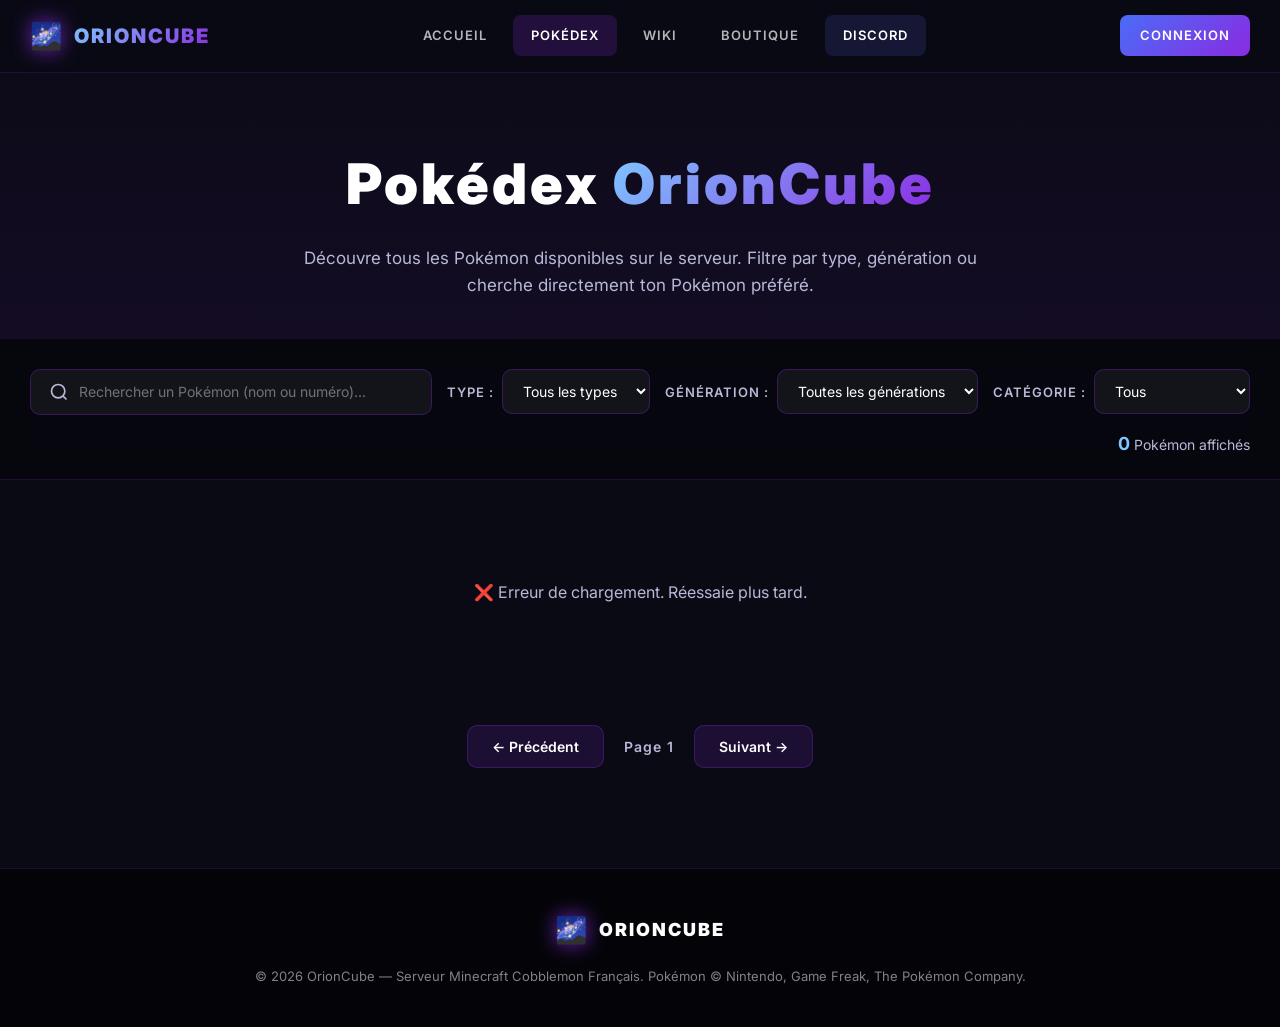
<file: pokedex.html>
<!DOCTYPE html>
<html lang="fr">
<head>
  <meta charset="UTF-8" />
  <meta name="viewport" content="width=device-width, initial-scale=1.0" />
  <title>Pokédex — OrionCube</title>
  <meta name="description" content="Pokédex complet d'OrionCube : tous les Pokémon, leurs types, stats et évolutions." />
  <link rel="stylesheet" href="pokedex.css" />
  <link rel="preconnect" href="https://fonts.googleapis.com">
  <link rel="preconnect" href="https://fonts.gstatic.com" crossorigin>
  <link href="https://fonts.googleapis.com/css2?family=Inter:wght@300;400;600;700;900&display=swap" rel="stylesheet">
</head>
<body>

  <!-- ============================================ -->
  <!-- NAVBAR                                        -->
  <!-- ============================================ -->
  <header class="navbar">
    <div class="navbar-container">
      <a href="index.html" class="navbar-logo">
        <span class="logo-icon">🌌</span>
        <span class="logo-text">ORIONCUBE</span>
      </a>

      <nav class="navbar-menu">
        <a href="index.html" class="nav-link">Accueil</a>
        <a href="pokedex.html" class="nav-link active">Pokédex</a>
        <a href="wiki.html" class="nav-link">Wiki</a>
        <a href="index.html#boutique" class="nav-link">Boutique</a>
        <a href="https://discord.gg/vt4hqCUpUf" target="_blank" class="nav-link discord">Discord</a>
      </nav>

      <a href="#" class="navbar-login">Connexion</a>
    </div>
  </header>

  <!-- ============================================ -->
  <!-- POKÉDEX HEADER                                -->
  <!-- ============================================ -->
  <section class="pokedex-header">
    <div class="pokedex-header-content">
      <h1>Pokédex <span class="accent">OrionCube</span></h1>
      <p>Découvre tous les Pokémon disponibles sur le serveur. Filtre par type, génération ou cherche directement ton Pokémon préféré.</p>
    </div>
  </section>

  <!-- ============================================ -->
  <!-- FILTRES                                       -->
  <!-- ============================================ -->
  <section class="pokedex-filters">
    <div class="filters-container">

      <!-- Recherche -->
      <div class="search-box">
        <svg viewBox="0 0 24 24" fill="none" stroke="currentColor" stroke-width="2"><circle cx="11" cy="11" r="8"/><line x1="21" y1="21" x2="16.65" y2="16.65"/></svg>
        <input type="text" id="search-input" placeholder="Rechercher un Pokémon (nom ou numéro)..." />
      </div>

      <!-- Filtres -->
      <div class="filter-group">
        <label>Type :</label>
        <select id="filter-type">
          <option value="all">Tous les types</option>
          <option value="fire">🔥 Feu</option>
          <option value="water">💧 Eau</option>
          <option value="grass">🌿 Plante</option>
          <option value="electric">⚡ Électrik</option>
          <option value="psychic">🔮 Psy</option>
          <option value="dragon">🐉 Dragon</option>
          <option value="dark">🌑 Ténèbres</option>
          <option value="fairy">✨ Fée</option>
          <option value="steel">⚙️ Acier</option>
          <option value="fighting">🥊 Combat</option>
          <option value="poison">☠️ Poison</option>
          <option value="ground">🏜️ Sol</option>
          <option value="rock">🪨 Roche</option>
          <option value="bug">🐛 Insecte</option>
          <option value="ghost">👻 Spectre</option>
          <option value="ice">❄️ Glace</option>
          <option value="flying">🕊️ Vol</option>
          <option value="normal">⭐ Normal</option>
        </select>
      </div>

      <div class="filter-group">
        <label>Génération :</label>
        <select id="filter-gen">
          <option value="all">Toutes les générations</option>
          <option value="1">Gén 1 (Kanto)</option>
          <option value="2">Gén 2 (Johto)</option>
          <option value="3">Gén 3 (Hoenn)</option>
          <option value="4">Gén 4 (Sinnoh)</option>
          <option value="5">Gén 5 (Unys)</option>
          <option value="6">Gén 6 (Kalos)</option>
          <option value="7">Gén 7 (Alola)</option>
          <option value="8">Gén 8 (Galar)</option>
          <option value="9">Gén 9 (Paldea)</option>
        </select>
      </div>

      <div class="filter-group">
        <label>Catégorie :</label>
        <select id="filter-category">
          <option value="all">Tous</option>
          <option value="legendary">🌟 Légendaires</option>
          <option value="mythical">✨ Mythiques</option>
          <option value="starter">🎮 Starters</option>
        </select>
      </div>

    </div>

    <!-- Statistiques -->
    <div class="pokedex-stats">
      <span><strong id="pokemon-count">0</strong> Pokémon affichés</span>
    </div>
  </section>

  <!-- ============================================ -->
  <!-- GRILLE POKÉDEX                                -->
  <!-- ============================================ -->
  <section class="pokedex-content">
    <div class="pokedex-grid" id="pokedex-grid">
      <!-- Les Pokémon seront ajoutés ici par JS -->
    </div>

    <!-- Pagination -->
    <div class="pokedex-pagination">
      <button id="prev-page" class="page-btn">← Précédent</button>
      <span id="page-info">Page 1</span>
      <button id="next-page" class="page-btn">Suivant →</button>
    </div>
  </section>

  <!-- ============================================ -->
  <!-- MODAL (Popup Pokémon)                         -->
  <!-- ============================================ -->
  <div class="pokemon-modal" id="pokemon-modal">
    <div class="modal-content">
      <button class="modal-close" id="modal-close">✕</button>
      <div class="modal-body" id="modal-body">
        <!-- Contenu ajouté par JS -->
      </div>
    </div>
  </div>

  <!-- ============================================ -->
  <!-- FOOTER                                        -->
  <!-- ============================================ -->
  <footer class="footer">
    <div class="footer-container">
      <div class="footer-logo">
        <span class="logo-icon">🌌</span>
        <span>ORIONCUBE</span>
      </div>
      <p class="footer-text">
        © 2026 OrionCube — Serveur Minecraft Cobblemon Français. 
        Pokémon © Nintendo, Game Freak, The Pokémon Company.
      </p>
    </div>
  </footer>

  <script src="pokedex.js"></script>
</body>
</html>
</file>
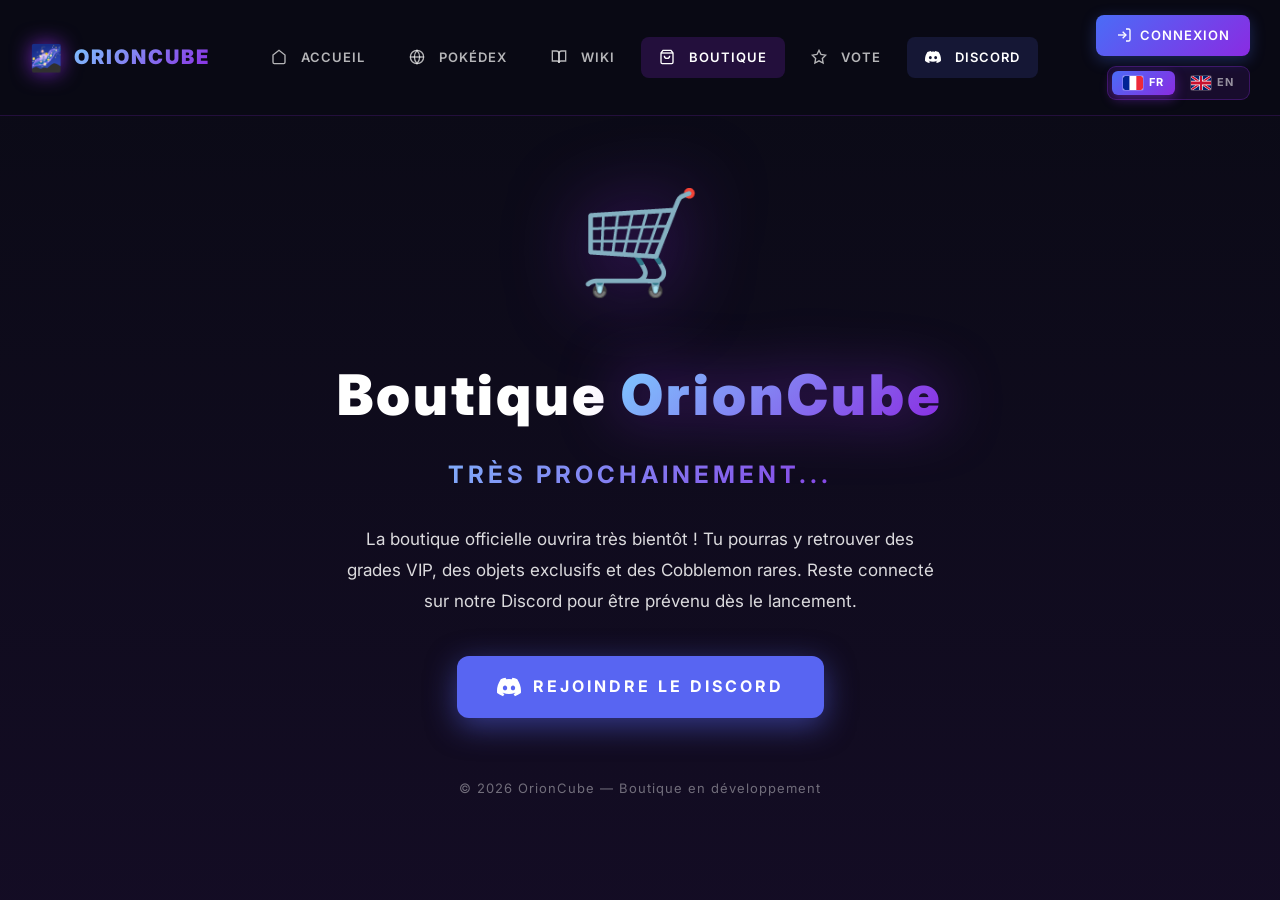
<file: boutique/boutique.html>
<!DOCTYPE html>
<html lang="fr">
<head>
  <meta charset="UTF-8" />
  <meta name="viewport" content="width=device-width, initial-scale=1.0" />
  <title>Boutique — OrionCube</title>
  <meta name="description" content="Boutique officielle d'OrionCube. Grades, objets et Cobblemon bientôt disponibles." />
  <link rel="stylesheet" href="boutique.css" />
  <link rel="stylesheet" href="../i18n.css" />
  <link rel="preconnect" href="https://fonts.googleapis.com">
  <link rel="preconnect" href="https://fonts.gstatic.com" crossorigin>
  <link href="https://fonts.googleapis.com/css2?family=Inter:wght@300;400;600;700;900&display=swap" rel="stylesheet">
</head>
<body>

  <!-- NAVBAR -->
  <header class="navbar">
    <div class="navbar-container">
      <a href="../index.html" class="navbar-logo">
        <span class="logo-icon">🌌</span>
        <span class="logo-text">ORIONCUBE</span>
      </a>

      <nav class="navbar-menu">
        <a href="../index.html" class="nav-link">
          <svg viewBox="0 0 24 24" fill="none" stroke="currentColor" stroke-width="2"><path d="M3 9l9-7 9 7v11a2 2 0 0 1-2 2H5a2 2 0 0 1-2-2z"/></svg>
          <span data-i18n="nav.home">Accueil</span>
        </a>
        <a href="../pokedex/pokedex.html" class="nav-link">
          <svg viewBox="0 0 24 24" fill="none" stroke="currentColor" stroke-width="2"><circle cx="12" cy="12" r="10"/><line x1="2" y1="12" x2="22" y2="12"/><path d="M12 2a15.3 15.3 0 0 1 4 10 15.3 15.3 0 0 1-4 10 15.3 15.3 0 0 1-4-10 15.3 15.3 0 0 1 4-10z"/></svg>
          <span data-i18n="nav.pokedex">Pokédex</span>
        </a>
        <a href="../wiki/wiki.html" class="nav-link">
          <svg viewBox="0 0 24 24" fill="none" stroke="currentColor" stroke-width="2"><path d="M2 3h6a4 4 0 0 1 4 4v14a3 3 0 0 0-3-3H2z"/><path d="M22 3h-6a4 4 0 0 0-4 4v14a3 3 0 0 1 3-3h7z"/></svg>
          <span data-i18n="nav.wiki">Wiki</span>
        </a>
        <a href="boutique.html" class="nav-link active">
          <svg viewBox="0 0 24 24" fill="none" stroke="currentColor" stroke-width="2"><path d="M6 2L3 6v14a2 2 0 0 0 2 2h14a2 2 0 0 0 2-2V6l-3-4z"/><line x1="3" y1="6" x2="21" y2="6"/><path d="M16 10a4 4 0 0 1-8 0"/></svg>
          <span data-i18n="nav.boutique">Boutique</span>
        </a>
        <a href="../vote/vote.html" class="nav-link">
          <svg viewBox="0 0 24 24" fill="none" stroke="currentColor" stroke-width="2"><polygon points="12 2 15.09 8.26 22 9.27 17 14.14 18.18 21.02 12 17.77 5.82 21.02 7 14.14 2 9.27 8.91 8.26 12 2"/></svg>
          <span data-i18n="nav.vote">Vote</span>
        </a>
        <a href="https://discord.gg/vt4hqCUpUf" target="_blank" class="nav-link discord">
          <svg viewBox="0 0 24 24" fill="currentColor"><path d="M20.317 4.37a19.79 19.79 0 0 0-4.885-1.515.074.074 0 0 0-.079.037c-.21.375-.444.864-.608 1.25a18.27 18.27 0 0 0-5.487 0 12.64 12.64 0 0 0-.617-1.25.077.077 0 0 0-.079-.037A19.736 19.736 0 0 0 3.677 4.37a.07.07 0 0 0-.032.027C.533 9.046-.32 13.58.099 18.057a.082.082 0 0 0 .031.057 19.9 19.9 0 0 0 5.993 3.03.078.078 0 0 0 .084-.028c.462-.63.874-1.295 1.226-1.994a.076.076 0 0 0-.041-.106 13.107 13.107 0 0 1-1.872-.892.077.077 0 0 1-.008-.128c.126-.094.252-.192.372-.291a.074.074 0 0 1 .077-.01c3.928 1.793 8.18 1.793 12.062 0a.074.074 0 0 1 .078.01c.12.099.246.198.373.292a.077.077 0 0 1-.006.127 12.3 12.3 0 0 1-1.873.892.077.077 0 0 0-.041.107c.36.698.772 1.362 1.225 1.993a.076.076 0 0 0 .084.028 19.84 19.84 0 0 0 6.002-3.03.077.077 0 0 0 .032-.054c.5-5.177-.838-9.674-3.549-13.66a.061.061 0 0 0-.031-.03zM8.02 15.33c-1.183 0-2.157-1.085-2.157-2.419 0-1.333.956-2.419 2.157-2.419 1.21 0 2.176 1.096 2.157 2.42 0 1.333-.956 2.418-2.157 2.418zm7.975 0c-1.183 0-2.157-1.085-2.157-2.419 0-1.333.955-2.419 2.157-2.419 1.21 0 2.176 1.096 2.157 2.42 0 1.333-.946 2.418-2.157 2.418z"/></svg>
          <span data-i18n="nav.discord">Discord</span>
        </a>
      </nav>

      <div class="navbar-right">
        <a href="../connexion/connexion.html" class="navbar-login">
          <svg viewBox="0 0 24 24" fill="none" stroke="currentColor" stroke-width="2"><path d="M15 3h4a2 2 0 0 1 2 2v14a2 2 0 0 1-2 2h-4"/><polyline points="10 17 15 12 10 7"/><line x1="15" y1="12" x2="3" y2="12"/></svg>
          <span data-i18n="nav.login">Connexion</span>
        </a>

        <div class="lang-switcher">
          <button class="lang-btn" data-lang="fr" aria-label="Français" title="Français">
            <span class="lang-flag">
              <svg viewBox="0 0 3 2" preserveAspectRatio="none" xmlns="http://www.w3.org/2000/svg">
                <rect width="1" height="2" fill="#002395"/>
                <rect x="1" width="1" height="2" fill="#FFFFFF"/>
                <rect x="2" width="1" height="2" fill="#ED2939"/>
              </svg>
            </span>
            <span class="lang-code">FR</span>
          </button>
          <button class="lang-btn" data-lang="en" aria-label="English" title="English">
            <span class="lang-flag">
              <svg viewBox="0 0 60 30" preserveAspectRatio="none" xmlns="http://www.w3.org/2000/svg">
                <rect width="60" height="30" fill="#012169"/>
                <path d="M0,0 L60,30 M60,0 L0,30" stroke="#FFFFFF" stroke-width="6"/>
                <path d="M0,0 L60,30 M60,0 L0,30" stroke="#C8102E" stroke-width="4"/>
                <path d="M30,0 V30 M0,15 H60" stroke="#FFFFFF" stroke-width="10"/>
                <path d="M30,0 V30 M0,15 H60" stroke="#C8102E" stroke-width="6"/>
              </svg>
            </span>
            <span class="lang-code">EN</span>
          </button>
        </div>
      </div>
    </div>
  </header>

  <!-- CONTENU -->
  <section class="coming-soon">
    <div class="coming-soon-content">
      <div class="coming-soon-icon">🛒</div>
      <h1><span data-i18n="boutique.title1">Boutique</span> <span class="accent">OrionCube</span></h1>
      <p class="coming-soon-subtitle" data-i18n="boutique.subtitle">Très prochainement...</p>

      <p class="coming-soon-text" data-i18n="boutique.text">
        La boutique officielle ouvrira très bientôt ! Tu pourras y retrouver des grades VIP, 
        des objets exclusifs et des Cobblemon rares. Reste connecté sur notre Discord pour 
        être prévenu dès le lancement.
      </p>

      <a href="https://discord.gg/vt4hqCUpUf" target="_blank" class="btn-discord-glow">
        <svg viewBox="0 0 24 24" fill="currentColor"><path d="M20.317 4.37a19.79 19.79 0 0 0-4.885-1.515.074.074 0 0 0-.079.037c-.21.375-.444.864-.608 1.25a18.27 18.27 0 0 0-5.487 0 12.64 12.64 0 0 0-.617-1.25.077.077 0 0 0-.079-.037A19.736 19.736 0 0 0 3.677 4.37a.07.07 0 0 0-.032.027C.533 9.046-.32 13.58.099 18.057a.082.082 0 0 0 .031.057 19.9 19.9 0 0 0 5.993 3.03.078.078 0 0 0 .084-.028c.462-.63.874-1.295 1.226-1.994a.076.076 0 0 0-.041-.106 13.107 13.107 0 0 1-1.872-.892.077.077 0 0 1-.008-.128c.126-.094.252-.192.372-.291a.074.074 0 0 1 .077-.01c3.928 1.793 8.18 1.793 12.062 0a.074.074 0 0 1 .078.01c.12.099.246.198.373.292a.077.077 0 0 1-.006.127 12.3 12.3 0 0 1-1.873.892.077.077 0 0 0-.041.107c.36.698.772 1.362 1.225 1.993a.076.076 0 0 0 .084.028 19.84 19.84 0 0 0 6.002-3.03.077.077 0 0 0 .032-.054c.5-5.177-.838-9.674-3.549-13.66a.061.061 0 0 0-.031-.03zM8.02 15.33c-1.183 0-2.157-1.085-2.157-2.419 0-1.333.956-2.419 2.157-2.419 1.21 0 2.176 1.096 2.157 2.42 0 1.333-.956 2.418-2.157 2.418zm7.975 0c-1.183 0-2.157-1.085-2.157-2.419 0-1.333.955-2.419 2.157-2.419 1.21 0 2.176 1.096 2.157 2.42 0 1.333-.946 2.418-2.157 2.418z"/></svg>
        <span data-i18n="boutique.discord">REJOINDRE LE DISCORD</span>
      </a>

      <p class="coming-soon-footer" data-i18n="boutique.footer">
        © 2026 OrionCube — Boutique en développement
      </p>
    </div>
  </section>

  <script src="../i18n.js"></script>
  <script src="../script.js"></script>
</body>
</html>
</file>
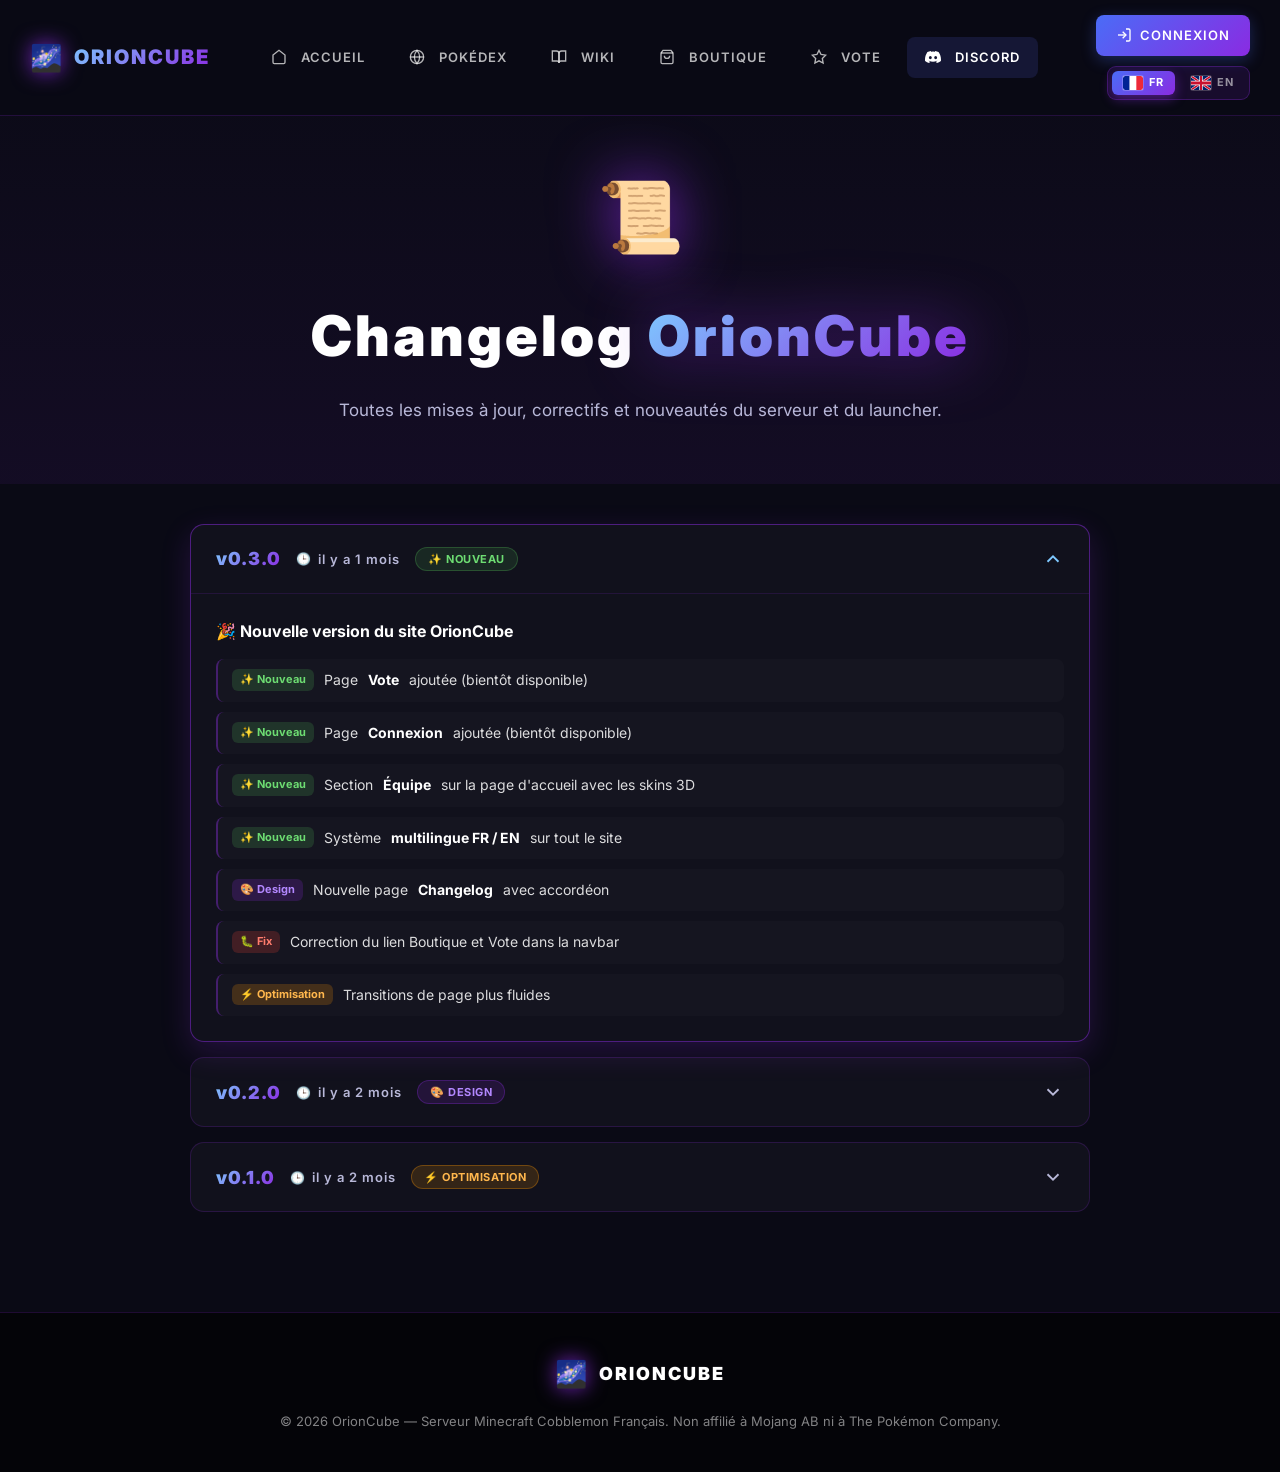
<file: changelog/changelog.html>
<!DOCTYPE html>
<html lang="fr">
<head>
  <meta charset="UTF-8" />
  <meta name="viewport" content="width=device-width, initial-scale=1.0" />
  <title>Changelog — OrionCube</title>
  <meta name="description" content="Toutes les mises à jour, correctifs et nouveautés du serveur OrionCube et de son launcher." />
  <link rel="stylesheet" href="changelog.css" />
  <link rel="stylesheet" href="../i18n.css" />
  <link rel="preconnect" href="https://fonts.googleapis.com">
  <link rel="preconnect" href="https://fonts.gstatic.com" crossorigin>
  <link href="https://fonts.googleapis.com/css2?family=Inter:wght@300;400;600;700;900&display=swap" rel="stylesheet">
</head>
<body>

  <!-- NAVBAR -->
  <header class="navbar">
    <div class="navbar-container">
      <a href="../index.html" class="navbar-logo">
        <span class="logo-icon">🌌</span>
        <span class="logo-text">ORIONCUBE</span>
      </a>

      <nav class="navbar-menu">
        <a href="../index.html" class="nav-link">
          <svg viewBox="0 0 24 24" fill="none" stroke="currentColor" stroke-width="2"><path d="M3 9l9-7 9 7v11a2 2 0 0 1-2 2H5a2 2 0 0 1-2-2z"/></svg>
          <span data-i18n="nav.home">Accueil</span>
        </a>
        <a href="../pokedex/pokedex.html" class="nav-link">
          <svg viewBox="0 0 24 24" fill="none" stroke="currentColor" stroke-width="2"><circle cx="12" cy="12" r="10"/><line x1="2" y1="12" x2="22" y2="12"/><path d="M12 2a15.3 15.3 0 0 1 4 10 15.3 15.3 0 0 1-4 10 15.3 15.3 0 0 1-4-10 15.3 15.3 0 0 1 4-10z"/></svg>
          <span data-i18n="nav.pokedex">Pokédex</span>
        </a>
        <a href="../wiki/wiki.html" class="nav-link">
          <svg viewBox="0 0 24 24" fill="none" stroke="currentColor" stroke-width="2"><path d="M2 3h6a4 4 0 0 1 4 4v14a3 3 0 0 0-3-3H2z"/><path d="M22 3h-6a4 4 0 0 0-4 4v14a3 3 0 0 1 3-3h7z"/></svg>
          <span data-i18n="nav.wiki">Wiki</span>
        </a>
        <a href="../boutique/boutique.html" class="nav-link">
          <svg viewBox="0 0 24 24" fill="none" stroke="currentColor" stroke-width="2"><path d="M6 2L3 6v14a2 2 0 0 0 2 2h14a2 2 0 0 0 2-2V6l-3-4z"/><line x1="3" y1="6" x2="21" y2="6"/><path d="M16 10a4 4 0 0 1-8 0"/></svg>
          <span data-i18n="nav.boutique">Boutique</span>
        </a>
        <a href="../vote/vote.html" class="nav-link">
          <svg viewBox="0 0 24 24" fill="none" stroke="currentColor" stroke-width="2"><polygon points="12 2 15.09 8.26 22 9.27 17 14.14 18.18 21.02 12 17.77 5.82 21.02 7 14.14 2 9.27 8.91 8.26 12 2"/></svg>
          <span data-i18n="nav.vote">Vote</span>
        </a>
        <a href="https://discord.gg/vt4hqCUpUf" target="_blank" class="nav-link discord">
          <svg viewBox="0 0 24 24" fill="currentColor"><path d="M20.317 4.37a19.79 19.79 0 0 0-4.885-1.515.074.074 0 0 0-.079.037c-.21.375-.444.864-.608 1.25a18.27 18.27 0 0 0-5.487 0 12.64 12.64 0 0 0-.617-1.25.077.077 0 0 0-.079-.037A19.736 19.736 0 0 0 3.677 4.37a.07.07 0 0 0-.032.027C.533 9.046-.32 13.58.099 18.057a.082.082 0 0 0 .031.057 19.9 19.9 0 0 0 5.993 3.03.078.078 0 0 0 .084-.028c.462-.63.874-1.295 1.226-1.994a.076.076 0 0 0-.041-.106 13.107 13.107 0 0 1-1.872-.892.077.077 0 0 1-.008-.128c.126-.094.252-.192.372-.291a.074.074 0 0 1 .077-.01c3.928 1.793 8.18 1.793 12.062 0a.074.074 0 0 1 .078.01c.12.099.246.198.373.292a.077.077 0 0 1-.006.127 12.3 12.3 0 0 1-1.873.892.077.077 0 0 0-.041.107c.36.698.772 1.362 1.225 1.993a.076.076 0 0 0 .084.028 19.84 19.84 0 0 0 6.002-3.03.077.077 0 0 0 .032-.054c.5-5.177-.838-9.674-3.549-13.66a.061.061 0 0 0-.031-.03zM8.02 15.33c-1.183 0-2.157-1.085-2.157-2.419 0-1.333.956-2.419 2.157-2.419 1.21 0 2.176 1.096 2.157 2.42 0 1.333-.956 2.418-2.157 2.418zm7.975 0c-1.183 0-2.157-1.085-2.157-2.419 0-1.333.955-2.419 2.157-2.419 1.21 0 2.176 1.096 2.157 2.42 0 1.333-.946 2.418-2.157 2.418z"/></svg>
          <span data-i18n="nav.discord">Discord</span>
        </a>
      </nav>

      <div class="navbar-right">
        <a href="../connexion/connexion.html" class="navbar-login">
          <svg viewBox="0 0 24 24" fill="none" stroke="currentColor" stroke-width="2"><path d="M15 3h4a2 2 0 0 1 2 2v14a2 2 0 0 1-2 2h-4"/><polyline points="10 17 15 12 10 7"/><line x1="15" y1="12" x2="3" y2="12"/></svg>
          <span data-i18n="nav.login">Connexion</span>
        </a>

        <div class="lang-switcher">
          <button class="lang-btn" data-lang="fr" aria-label="Français" title="Français">
            <span class="lang-flag">
              <svg viewBox="0 0 3 2" preserveAspectRatio="none" xmlns="http://www.w3.org/2000/svg">
                <rect width="1" height="2" fill="#002395"/>
                <rect x="1" width="1" height="2" fill="#FFFFFF"/>
                <rect x="2" width="1" height="2" fill="#ED2939"/>
              </svg>
            </span>
            <span class="lang-code">FR</span>
          </button>
          <button class="lang-btn" data-lang="en" aria-label="English" title="English">
            <span class="lang-flag">
              <svg viewBox="0 0 60 30" preserveAspectRatio="none" xmlns="http://www.w3.org/2000/svg">
                <rect width="60" height="30" fill="#012169"/>
                <path d="M0,0 L60,30 M60,0 L0,30" stroke="#FFFFFF" stroke-width="6"/>
                <path d="M0,0 L60,30 M60,0 L0,30" stroke="#C8102E" stroke-width="4"/>
                <path d="M30,0 V30 M0,15 H60" stroke="#FFFFFF" stroke-width="10"/>
                <path d="M30,0 V30 M0,15 H60" stroke="#C8102E" stroke-width="6"/>
              </svg>
            </span>
            <span class="lang-code">EN</span>
          </button>
        </div>
      </div>
    </div>
  </header>

  <!-- HEADER -->
  <section class="changelog-header">
    <div class="changelog-header-content">
      <div class="changelog-icon">📜</div>
      <h1><span data-i18n="changelog.title1">Changelog</span> <span class="accent">OrionCube</span></h1>
      <p data-i18n="changelog.subtitle">Toutes les mises à jour, correctifs et nouveautés du serveur et du launcher.</p>
    </div>
  </section>

  <!-- CONTENU -->
  <section class="changelog-content">
    <div class="changelog-container">

      <!-- v0.3.0 -->
      <div class="changelog-item">
        <button class="changelog-toggle" aria-expanded="false">
          <div class="changelog-toggle-left">
            <span class="changelog-version">v0.3.0</span>
            <span class="changelog-date" data-date="2026-10-08"></span>
            <span class="changelog-badge badge-new" data-i18n="changelog.badge.new">✨ Nouveau</span>
          </div>
          <svg class="changelog-chevron" viewBox="0 0 24 24" fill="none" stroke="currentColor" stroke-width="2"><polyline points="6 9 12 15 18 9"/></svg>
        </button>
        <div class="changelog-body">
          <div class="changelog-body-inner">
            <h4>🎉 Nouvelle version du site OrionCube</h4>
            <ul>
              <li><span class="tag tag-new">✨ Nouveau</span> Page <strong>Vote</strong> ajoutée (bientôt disponible)</li>
              <li><span class="tag tag-new">✨ Nouveau</span> Page <strong>Connexion</strong> ajoutée (bientôt disponible)</li>
              <li><span class="tag tag-new">✨ Nouveau</span> Section <strong>Équipe</strong> sur la page d'accueil avec les skins 3D</li>
              <li><span class="tag tag-new">✨ Nouveau</span> Système <strong>multilingue FR / EN</strong> sur tout le site</li>
              <li><span class="tag tag-design">🎨 Design</span> Nouvelle page <strong>Changelog</strong> avec accordéon</li>
              <li><span class="tag tag-fix">🐛 Fix</span> Correction du lien Boutique et Vote dans la navbar</li>
              <li><span class="tag tag-optim">⚡ Optimisation</span> Transitions de page plus fluides</li>
            </ul>
          </div>
        </div>
      </div>

      <!-- v0.2.0 -->
      <div class="changelog-item">
        <button class="changelog-toggle" aria-expanded="false">
          <div class="changelog-toggle-left">
            <span class="changelog-version">v0.2.0</span>
            <span class="changelog-date" data-date="2026-10-01"></span>
            <span class="changelog-badge badge-design" data-i18n="changelog.badge.design">🎨 Design</span>
          </div>
          <svg class="changelog-chevron" viewBox="0 0 24 24" fill="none" stroke="currentColor" stroke-width="2"><polyline points="6 9 12 15 18 9"/></svg>
        </button>
        <div class="changelog-body">
          <div class="changelog-body-inner">
            <h4>🛒 Page Boutique ajoutée</h4>
            <ul>
              <li><span class="tag tag-new">✨ Nouveau</span> Page <strong>Boutique</strong> (bientôt disponible)</li>
              <li><span class="tag tag-new">✨ Nouveau</span> Pokédex avec filtres, recherche et modal détaillé</li>
              <li><span class="tag tag-new">✨ Nouveau</span> Wiki complet : Légendaires, IVs/EVs, Natures, Méga-Évolutions</li>
              <li><span class="tag tag-design">🎨 Design</span> Nouvelle identité visuelle violette / bleue</li>
            </ul>
          </div>
        </div>
      </div>

      <!-- v0.1.0 -->
      <div class="changelog-item">
        <button class="changelog-toggle" aria-expanded="false">
          <div class="changelog-toggle-left">
            <span class="changelog-version">v0.1.0</span>
            <span class="changelog-date" data-date="2026-09-20"></span>
            <span class="changelog-badge badge-optim" data-i18n="changelog.badge.optim">⚡ Optimisation</span>
          </div>
          <svg class="changelog-chevron" viewBox="0 0 24 24" fill="none" stroke="currentColor" stroke-width="2"><polyline points="6 9 12 15 18 9"/></svg>
        </button>
        <div class="changelog-body">
          <div class="changelog-body-inner">
            <h4>🚀 Lancement du site OrionCube</h4>
            <ul>
              <li><span class="tag tag-new">✨ Nouveau</span> Page d'accueil avec hero, stats et features</li>
              <li><span class="tag tag-new">✨ Nouveau</span> Navbar fixe avec effets au scroll</li>
              <li><span class="tag tag-technique">🔧 Technique</span> Mise en place du repo GitHub + GitHub Pages</li>
              <li><span class="tag tag-design">🎨 Design</span> Premier design responsive</li>
            </ul>
          </div>
        </div>
      </div>

    </div>
  </section>

  <!-- FOOTER -->
  <footer class="footer">
    <div class="footer-container">
      <div class="footer-logo">
        <span class="logo-icon">🌌</span>
        <span>ORIONCUBE</span>
      </div>
      <p class="footer-text">
        © 2026 OrionCube — Serveur Minecraft Cobblemon Français. 
        Non affilié à Mojang AB ni à The Pokémon Company.
      </p>
    </div>
  </footer>

  <script src="../i18n.js"></script>
  <script src="changelog.js"></script>
</body>
</html>
</file>
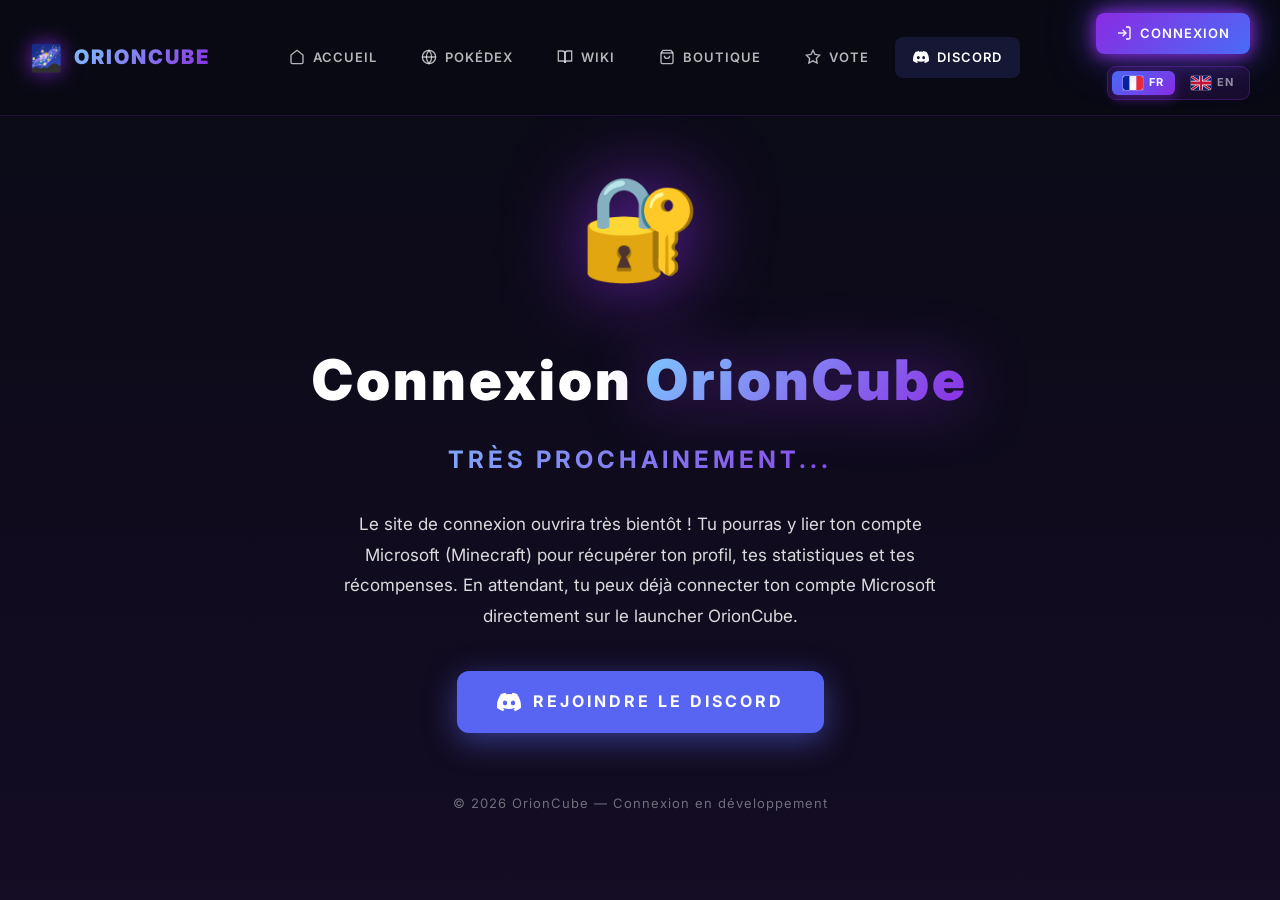
<file: connexion/connexion.html>
<!DOCTYPE html>
<html lang="fr">
<head>
  <meta charset="UTF-8" />
  <meta name="viewport" content="width=device-width, initial-scale=1.0" />
  <title>Connexion — OrionCube</title>
  <meta name="description" content="Connexion à OrionCube. Système de connexion bientôt disponible." />
  <link rel="stylesheet" href="connexion.css" />
  <link rel="stylesheet" href="../i18n.css" />
  <link rel="preconnect" href="https://fonts.googleapis.com">
  <link rel="preconnect" href="https://fonts.gstatic.com" crossorigin>
  <link href="https://fonts.googleapis.com/css2?family=Inter:wght@300;400;600;700;900&display=swap" rel="stylesheet">
</head>
<body>

  <!-- NAVBAR -->
  <header class="navbar">
    <div class="navbar-container">
      <a href="../index.html" class="navbar-logo">
        <span class="logo-icon">🌌</span>
        <span class="logo-text">ORIONCUBE</span>
      </a>

      <nav class="navbar-menu">
        <a href="../index.html" class="nav-link">
          <svg viewBox="0 0 24 24" fill="none" stroke="currentColor" stroke-width="2"><path d="M3 9l9-7 9 7v11a2 2 0 0 1-2 2H5a2 2 0 0 1-2-2z"/></svg>
          <span data-i18n="nav.home">Accueil</span>
        </a>
        <a href="../pokedex/pokedex.html" class="nav-link">
          <svg viewBox="0 0 24 24" fill="none" stroke="currentColor" stroke-width="2"><circle cx="12" cy="12" r="10"/><line x1="2" y1="12" x2="22" y2="12"/><path d="M12 2a15.3 15.3 0 0 1 4 10 15.3 15.3 0 0 1-4 10 15.3 15.3 0 0 1-4-10 15.3 15.3 0 0 1 4-10z"/></svg>
          <span data-i18n="nav.pokedex">Pokédex</span>
        </a>
        <a href="../wiki/wiki.html" class="nav-link">
          <svg viewBox="0 0 24 24" fill="none" stroke="currentColor" stroke-width="2"><path d="M2 3h6a4 4 0 0 1 4 4v14a3 3 0 0 0-3-3H2z"/><path d="M22 3h-6a4 4 0 0 0-4 4v14a3 3 0 0 1 3-3h7z"/></svg>
          <span data-i18n="nav.wiki">Wiki</span>
        </a>
        <a href="../boutique/boutique.html" class="nav-link">
          <svg viewBox="0 0 24 24" fill="none" stroke="currentColor" stroke-width="2"><path d="M6 2L3 6v14a2 2 0 0 0 2 2h14a2 2 0 0 0 2-2V6l-3-4z"/><line x1="3" y1="6" x2="21" y2="6"/><path d="M16 10a4 4 0 0 1-8 0"/></svg>
          <span data-i18n="nav.boutique">Boutique</span>
        </a>
        <a href="../vote/vote.html" class="nav-link">
          <svg viewBox="0 0 24 24" fill="none" stroke="currentColor" stroke-width="2"><polygon points="12 2 15.09 8.26 22 9.27 17 14.14 18.18 21.02 12 17.77 5.82 21.02 7 14.14 2 9.27 8.91 8.26 12 2"/></svg>
          <span data-i18n="nav.vote">Vote</span>
        </a>
        <a href="https://discord.gg/vt4hqCUpUf" target="_blank" class="nav-link discord">
          <svg viewBox="0 0 24 24" fill="currentColor"><path d="M20.317 4.37a19.79 19.79 0 0 0-4.885-1.515.074.074 0 0 0-.079.037c-.21.375-.444.864-.608 1.25a18.27 18.27 0 0 0-5.487 0 12.64 12.64 0 0 0-.617-1.25.077.077 0 0 0-.079-.037A19.736 19.736 0 0 0 3.677 4.37a.07.07 0 0 0-.032.027C.533 9.046-.32 13.58.099 18.057a.082.082 0 0 0 .031.057 19.9 19.9 0 0 0 5.993 3.03.078.078 0 0 0 .084-.028c.462-.63.874-1.295 1.226-1.994a.076.076 0 0 0-.041-.106 13.107 13.107 0 0 1-1.872-.892.077.077 0 0 1-.008-.128c.126-.094.252-.192.372-.291a.074.074 0 0 1 .077-.01c3.928 1.793 8.18 1.793 12.062 0a.074.074 0 0 1 .078.01c.12.099.246.198.373.292a.077.077 0 0 1-.006.127 12.3 12.3 0 0 1-1.873.892.077.077 0 0 0-.041.107c.36.698.772 1.362 1.225 1.993a.076.076 0 0 0 .084.028 19.84 19.84 0 0 0 6.002-3.03.077.077 0 0 0 .032-.054c.5-5.177-.838-9.674-3.549-13.66a.061.061 0 0 0-.031-.03zM8.02 15.33c-1.183 0-2.157-1.085-2.157-2.419 0-1.333.956-2.419 2.157-2.419 1.21 0 2.176 1.096 2.157 2.42 0 1.333-.956 2.418-2.157 2.418zm7.975 0c-1.183 0-2.157-1.085-2.157-2.419 0-1.333.955-2.419 2.157-2.419 1.21 0 2.176 1.096 2.157 2.42 0 1.333-.946 2.418-2.157 2.418z"/></svg>
          <span data-i18n="nav.discord">Discord</span>
        </a>
      </nav>

      <div class="navbar-right">
        <a href="connexion.html" class="navbar-login active">
          <svg viewBox="0 0 24 24" fill="none" stroke="currentColor" stroke-width="2"><path d="M15 3h4a2 2 0 0 1 2 2v14a2 2 0 0 1-2 2h-4"/><polyline points="10 17 15 12 10 7"/><line x1="15" y1="12" x2="3" y2="12"/></svg>
          <span data-i18n="nav.login">Connexion</span>
        </a>

        <div class="lang-switcher">
          <button class="lang-btn" data-lang="fr" aria-label="Français" title="Français">
            <span class="lang-flag">
              <svg viewBox="0 0 3 2" preserveAspectRatio="none" xmlns="http://www.w3.org/2000/svg">
                <rect width="1" height="2" fill="#002395"/>
                <rect x="1" width="1" height="2" fill="#FFFFFF"/>
                <rect x="2" width="1" height="2" fill="#ED2939"/>
              </svg>
            </span>
            <span class="lang-code">FR</span>
          </button>
          <button class="lang-btn" data-lang="en" aria-label="English" title="English">
            <span class="lang-flag">
              <svg viewBox="0 0 60 30" preserveAspectRatio="none" xmlns="http://www.w3.org/2000/svg">
                <rect width="60" height="30" fill="#012169"/>
                <path d="M0,0 L60,30 M60,0 L0,30" stroke="#FFFFFF" stroke-width="6"/>
                <path d="M0,0 L60,30 M60,0 L0,30" stroke="#C8102E" stroke-width="4"/>
                <path d="M30,0 V30 M0,15 H60" stroke="#FFFFFF" stroke-width="10"/>
                <path d="M30,0 V30 M0,15 H60" stroke="#C8102E" stroke-width="6"/>
              </svg>
            </span>
            <span class="lang-code">EN</span>
          </button>
        </div>
      </div>
    </div>
  </header>

  <!-- CONTENU -->
  <section class="coming-soon">
    <div class="coming-soon-content">
      <div class="coming-soon-icon">🔐</div>
      <h1><span data-i18n="connexion.title1">Connexion</span> <span class="accent">OrionCube</span></h1>
      <p class="coming-soon-subtitle" data-i18n="connexion.subtitle">Très prochainement...</p>

      <p class="coming-soon-text" data-i18n="connexion.text">
        Le système de connexion officiel ouvrira très bientôt ! Tu pourras te connecter 
        avec ton compte Microsoft (Minecraft) ou Discord pour lier ton profil à ton compte 
        en jeu, accéder à ton espace personnel et bien plus. Reste connecté sur notre Discord 
        pour être prévenu dès le lancement.
      </p>

      <a href="https://discord.gg/vt4hqCUpUf" target="_blank" class="btn-discord-glow">
        <svg viewBox="0 0 24 24" fill="currentColor"><path d="M20.317 4.37a19.79 19.79 0 0 0-4.885-1.515.074.074 0 0 0-.079.037c-.21.375-.444.864-.608 1.25a18.27 18.27 0 0 0-5.487 0 12.64 12.64 0 0 0-.617-1.25.077.077 0 0 0-.079-.037A19.736 19.736 0 0 0 3.677 4.37a.07.07 0 0 0-.032.027C.533 9.046-.32 13.58.099 18.057a.082.082 0 0 0 .031.057 19.9 19.9 0 0 0 5.993 3.03.078.078 0 0 0 .084-.028c.462-.63.874-1.295 1.226-1.994a.076.076 0 0 0-.041-.106 13.107 13.107 0 0 1-1.872-.892.077.077 0 0 1-.008-.128c.126-.094.252-.192.372-.291a.074.074 0 0 1 .077-.01c3.928 1.793 8.18 1.793 12.062 0a.074.074 0 0 1 .078.01c.12.099.246.198.373.292a.077.077 0 0 1-.006.127 12.3 12.3 0 0 1-1.873.892.077.077 0 0 0-.041.107c.36.698.772 1.362 1.225 1.993a.076.076 0 0 0 .084.028 19.84 19.84 0 0 0 6.002-3.03.077.077 0 0 0 .032-.054c.5-5.177-.838-9.674-3.549-13.66a.061.061 0 0 0-.031-.03zM8.02 15.33c-1.183 0-2.157-1.085-2.157-2.419 0-1.333.956-2.419 2.157-2.419 1.21 0 2.176 1.096 2.157 2.42 0 1.333-.956 2.418-2.157 2.418zm7.975 0c-1.183 0-2.157-1.085-2.157-2.419 0-1.333.955-2.419 2.157-2.419 1.21 0 2.176 1.096 2.157 2.42 0 1.333-.946 2.418-2.157 2.418z"/></svg>
        <span data-i18n="connexion.discord">REJOINDRE LE DISCORD</span>
      </a>

      <p class="coming-soon-footer" data-i18n="connexion.footer">
        © 2026 OrionCube — Connexion en développement
      </p>
    </div>
  </section>

  <script src="../i18n.js"></script>
  <script src="../script.js"></script>
</body>
</html>
</file>
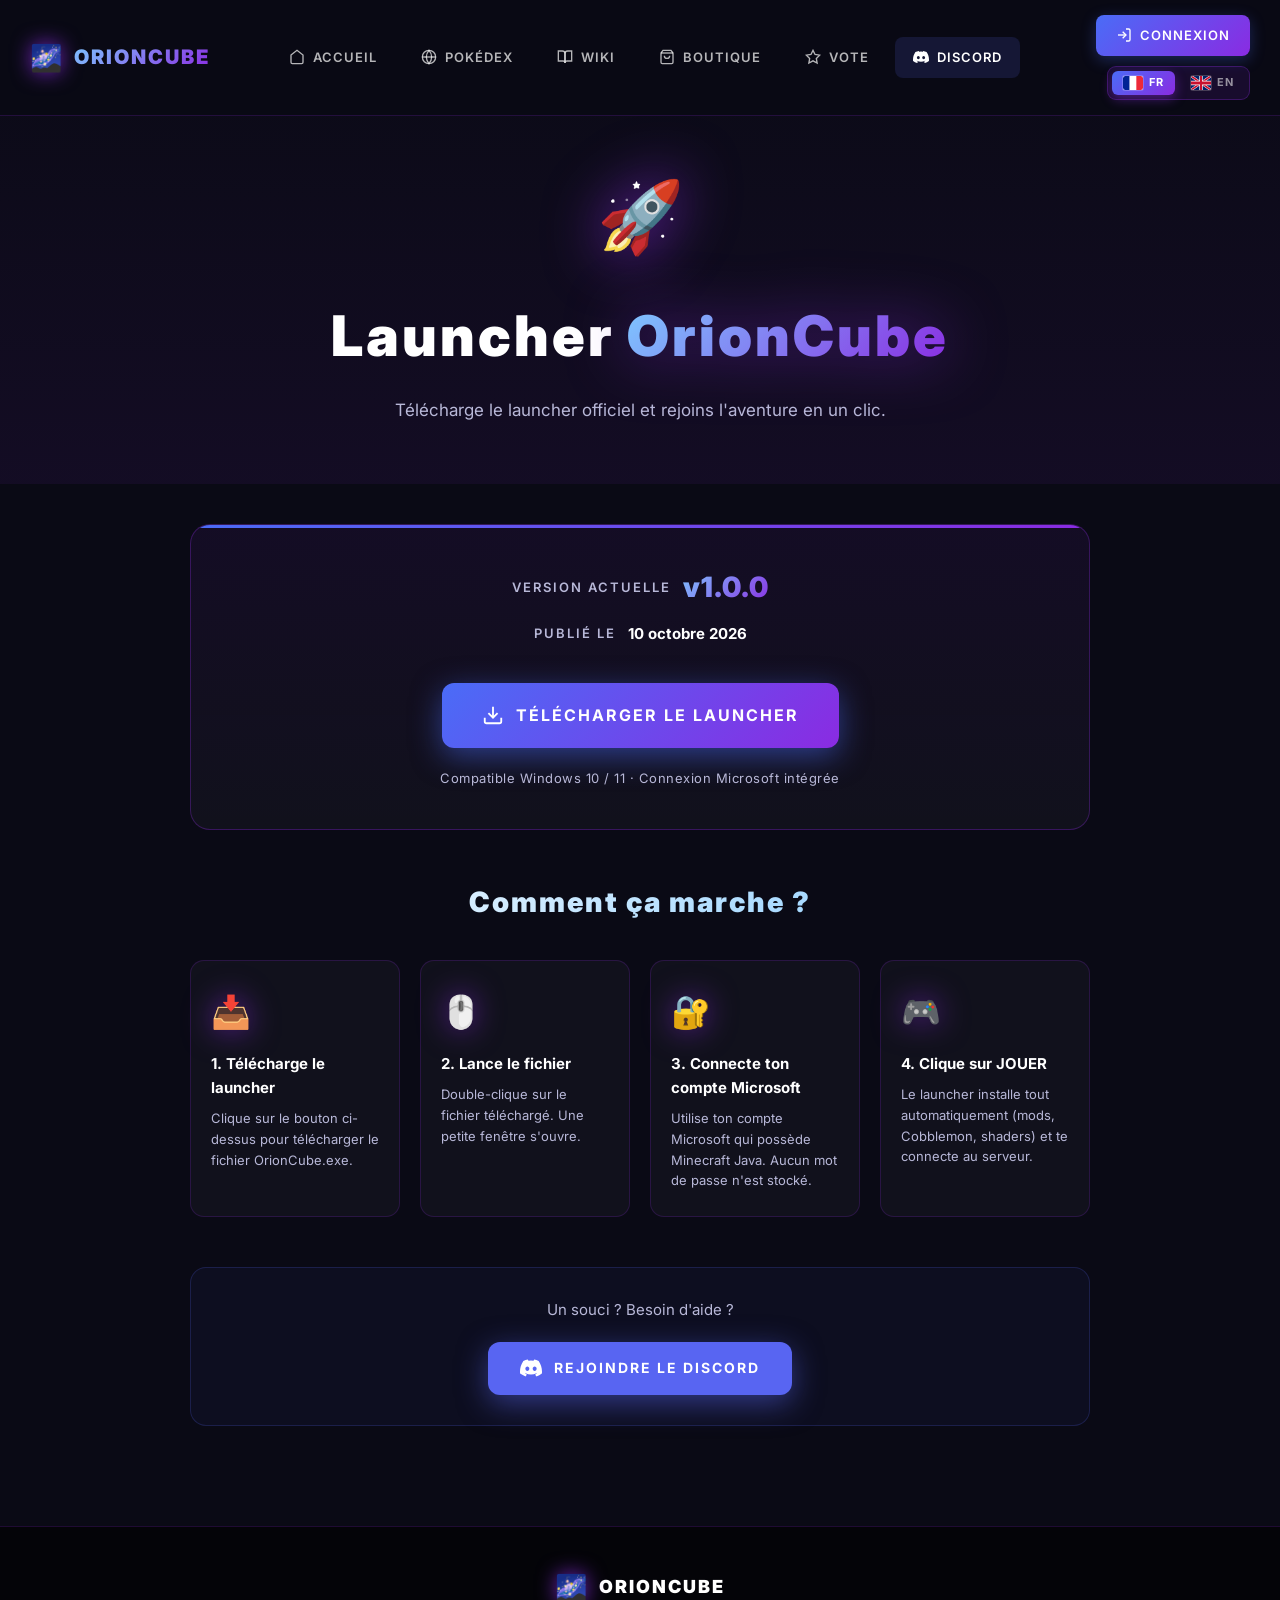
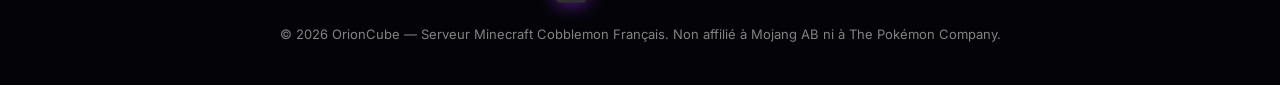
<file: launcher/launcher.html>
<!DOCTYPE html>
<html lang="fr">
<head>
  <meta charset="UTF-8" />
  <meta name="viewport" content="width=device-width, initial-scale=1.0" />
  <title>Télécharger le Launcher — OrionCube</title>
  <meta name="description" content="Télécharge le launcher officiel OrionCube pour rejoindre le serveur Cobblemon français." />
  <link rel="stylesheet" href="launcher.css" />
  <link rel="stylesheet" href="../i18n.css" />
  <link rel="preconnect" href="https://fonts.googleapis.com">
  <link rel="preconnect" href="https://fonts.gstatic.com" crossorigin>
  <link href="https://fonts.googleapis.com/css2?family=Inter:wght@300;400;600;700;900&display=swap" rel="stylesheet">
</head>
<body>

  <!-- NAVBAR -->
  <header class="navbar">
    <div class="navbar-container">
      <a href="../index.html" class="navbar-logo">
        <span class="logo-icon">🌌</span>
        <span class="logo-text">ORIONCUBE</span>
      </a>

      <nav class="navbar-menu">
        <a href="../index.html" class="nav-link">
          <svg viewBox="0 0 24 24" fill="none" stroke="currentColor" stroke-width="2"><path d="M3 9l9-7 9 7v11a2 2 0 0 1-2 2H5a2 2 0 0 1-2-2z"/></svg>
          <span data-i18n="nav.home">Accueil</span>
        </a>
        <a href="../pokedex/pokedex.html" class="nav-link">
          <svg viewBox="0 0 24 24" fill="none" stroke="currentColor" stroke-width="2"><circle cx="12" cy="12" r="10"/><line x1="2" y1="12" x2="22" y2="12"/><path d="M12 2a15.3 15.3 0 0 1 4 10 15.3 15.3 0 0 1-4 10 15.3 15.3 0 0 1-4-10 15.3 15.3 0 0 1 4-10z"/></svg>
          <span data-i18n="nav.pokedex">Pokédex</span>
        </a>
        <a href="../wiki/wiki.html" class="nav-link">
          <svg viewBox="0 0 24 24" fill="none" stroke="currentColor" stroke-width="2"><path d="M2 3h6a4 4 0 0 1 4 4v14a3 3 0 0 0-3-3H2z"/><path d="M22 3h-6a4 4 0 0 0-4 4v14a3 3 0 0 1 3-3h7z"/></svg>
          <span data-i18n="nav.wiki">Wiki</span>
        </a>
        <a href="../boutique/boutique.html" class="nav-link">
          <svg viewBox="0 0 24 24" fill="none" stroke="currentColor" stroke-width="2"><path d="M6 2L3 6v14a2 2 0 0 0 2 2h14a2 2 0 0 0 2-2V6l-3-4z"/><line x1="3" y1="6" x2="21" y2="6"/><path d="M16 10a4 4 0 0 1-8 0"/></svg>
          <span data-i18n="nav.boutique">Boutique</span>
        </a>
        <a href="../vote/vote.html" class="nav-link">
          <svg viewBox="0 0 24 24" fill="none" stroke="currentColor" stroke-width="2"><polygon points="12 2 15.09 8.26 22 9.27 17 14.14 18.18 21.02 12 17.77 5.82 21.02 7 14.14 2 9.27 8.91 8.26 12 2"/></svg>
          <span data-i18n="nav.vote">Vote</span>
        </a>
        <a href="https://discord.gg/vt4hqCUpUf" target="_blank" class="nav-link discord">
          <svg viewBox="0 0 24 24" fill="currentColor"><path d="M20.317 4.37a19.79 19.79 0 0 0-4.885-1.515.074.074 0 0 0-.079.037c-.21.375-.444.864-.608 1.25a18.27 18.27 0 0 0-5.487 0 12.64 12.64 0 0 0-.617-1.25.077.077 0 0 0-.079-.037A19.736 19.736 0 0 0 3.677 4.37a.07.07 0 0 0-.032.027C.533 9.046-.32 13.58.099 18.057a.082.082 0 0 0 .031.057 19.9 19.9 0 0 0 5.993 3.03.078.078 0 0 0 .084-.028c.462-.63.874-1.295 1.226-1.994a.076.076 0 0 0-.041-.106 13.107 13.107 0 0 1-1.872-.892.077.077 0 0 1-.008-.128c.126-.094.252-.192.372-.291a.074.074 0 0 1 .077-.01c3.928 1.793 8.18 1.793 12.062 0a.074.074 0 0 1 .078.01c.12.099.246.198.373.292a.077.077 0 0 1-.006.127 12.3 12.3 0 0 1-1.873.892.077.077 0 0 0-.041.107c.36.698.772 1.362 1.225 1.993a.076.076 0 0 0 .084.028 19.84 19.84 0 0 0 6.002-3.03.077.077 0 0 0 .032-.054c.5-5.177-.838-9.674-3.549-13.66a.061.061 0 0 0-.031-.03zM8.02 15.33c-1.183 0-2.157-1.085-2.157-2.419 0-1.333.956-2.419 2.157-2.419 1.21 0 2.176 1.096 2.157 2.42 0 1.333-.956 2.418-2.157 2.418zm7.975 0c-1.183 0-2.157-1.085-2.157-2.419 0-1.333.955-2.419 2.157-2.419 1.21 0 2.176 1.096 2.157 2.42 0 1.333-.946 2.418-2.157 2.418z"/></svg>
          <span data-i18n="nav.discord">Discord</span>
        </a>
      </nav>

      <div class="navbar-right">
        <a href="../connexion/connexion.html" class="navbar-login">
          <svg viewBox="0 0 24 24" fill="none" stroke="currentColor" stroke-width="2"><path d="M15 3h4a2 2 0 0 1 2 2v14a2 2 0 0 1-2 2h-4"/><polyline points="10 17 15 12 10 7"/><line x1="15" y1="12" x2="3" y2="12"/></svg>
          <span data-i18n="nav.login">Connexion</span>
        </a>

        <div class="lang-switcher">
          <button class="lang-btn" data-lang="fr" aria-label="Français" title="Français">
            <span class="lang-flag">
              <svg viewBox="0 0 3 2" preserveAspectRatio="none" xmlns="http://www.w3.org/2000/svg">
                <rect width="1" height="2" fill="#002395"/>
                <rect x="1" width="1" height="2" fill="#FFFFFF"/>
                <rect x="2" width="1" height="2" fill="#ED2939"/>
              </svg>
            </span>
            <span class="lang-code">FR</span>
          </button>
          <button class="lang-btn" data-lang="en" aria-label="English" title="English">
            <span class="lang-flag">
              <svg viewBox="0 0 60 30" preserveAspectRatio="none" xmlns="http://www.w3.org/2000/svg">
                <rect width="60" height="30" fill="#012169"/>
                <path d="M0,0 L60,30 M60,0 L0,30" stroke="#FFFFFF" stroke-width="6"/>
                <path d="M0,0 L60,30 M60,0 L0,30" stroke="#C8102E" stroke-width="4"/>
                <path d="M30,0 V30 M0,15 H60" stroke="#FFFFFF" stroke-width="10"/>
                <path d="M30,0 V30 M0,15 H60" stroke="#C8102E" stroke-width="6"/>
              </svg>
            </span>
            <span class="lang-code">EN</span>
          </button>
        </div>
      </div>
    </div>
  </header>

  <!-- HEADER -->
  <section class="launcher-header">
    <div class="launcher-header-content">
      <div class="launcher-icon">🚀</div>
      <h1><span data-i18n="launcher.title1">Launcher</span> <span class="accent">OrionCube</span></h1>
      <p data-i18n="launcher.subtitle">Télécharge le launcher officiel et rejoins l'aventure en un clic.</p>
    </div>
  </section>

  <!-- CONTENU -->
  <section class="launcher-content">
    <div class="launcher-container">

      <!-- VERSION CARD -->
      <div class="launcher-card">
        <div class="launcher-version-block">
          <span class="launcher-version-label" data-i18n="launcher.version.label">Version actuelle</span>
          <span class="launcher-version-value" id="launcher-version">v1.0.0</span>
        </div>

        <div class="launcher-date-block">
          <span class="launcher-date-label" data-i18n="launcher.date.label">Publié le</span>
          <span class="launcher-date-value" id="launcher-date">—</span>
        </div>

        <a href="#" id="launcher-download" class="btn-download" target="_blank" rel="noopener">
          <svg viewBox="0 0 24 24" fill="none" stroke="currentColor" stroke-width="2"><path d="M21 15v4a2 2 0 0 1-2 2H5a2 2 0 0 1-2-2v-4"/><polyline points="7 10 12 15 17 10"/><line x1="12" y1="15" x2="12" y2="3"/></svg>
          <span data-i18n="launcher.download">TÉLÉCHARGER LE LAUNCHER</span>
        </a>

        <p class="launcher-hint" data-i18n="launcher.hint">
          Compatible Windows 10 / 11 · Connexion Microsoft intégrée
        </p>
      </div>

      <!-- COMMENT FAIRE -->
      <div class="launcher-steps">
        <h2 data-i18n="launcher.steps.title">Comment ça marche ?</h2>

        <div class="launcher-steps-grid">
          <div class="launcher-step">
            <div class="launcher-step-icon">📥</div>
            <h3 data-i18n="launcher.steps.1.title">1. Télécharge le launcher</h3>
            <p data-i18n="launcher.steps.1.text">Clique sur le bouton ci-dessus pour télécharger le fichier OrionCube.exe.</p>
          </div>

          <div class="launcher-step">
            <div class="launcher-step-icon">🖱️</div>
            <h3 data-i18n="launcher.steps.2.title">2. Lance le fichier</h3>
            <p data-i18n="launcher.steps.2.text">Double-clique sur le fichier téléchargé. Une petite fenêtre s'ouvre.</p>
          </div>

          <div class="launcher-step">
            <div class="launcher-step-icon">🔐</div>
            <h3 data-i18n="launcher.steps.3.title">3. Connecte ton compte Microsoft</h3>
            <p data-i18n="launcher.steps.3.text">Utilise ton compte Microsoft qui possède Minecraft Java. Aucun mot de passe n'est stocké.</p>
          </div>

          <div class="launcher-step">
            <div class="launcher-step-icon">🎮</div>
            <h3 data-i18n="launcher.steps.4.title">4. Clique sur JOUER</h3>
            <p data-i18n="launcher.steps.4.text">Le launcher installe tout automatiquement (mods, Cobblemon, shaders) et te connecte au serveur.</p>
          </div>
        </div>
      </div>

      <!-- DISCORD -->
      <div class="launcher-discord-cta">
        <p data-i18n="launcher.help">Un souci ? Besoin d'aide ?</p>
        <a href="https://discord.gg/vt4hqCUpUf" target="_blank" class="btn-discord-glow">
          <svg viewBox="0 0 24 24" fill="currentColor"><path d="M20.317 4.37a19.79 19.79 0 0 0-4.885-1.515.074.074 0 0 0-.079.037c-.21.375-.444.864-.608 1.25a18.27 18.27 0 0 0-5.487 0 12.64 12.64 0 0 0-.617-1.25.077.077 0 0 0-.079-.037A19.736 19.736 0 0 0 3.677 4.37a.07.07 0 0 0-.032.027C.533 9.046-.32 13.58.099 18.057a.082.082 0 0 0 .031.057 19.9 19.9 0 0 0 5.993 3.03.078.078 0 0 0 .084-.028c.462-.63.874-1.295 1.226-1.994a.076.076 0 0 0-.041-.106 13.107 13.107 0 0 1-1.872-.892.077.077 0 0 1-.008-.128c.126-.094.252-.192.372-.291a.074.074 0 0 1 .077-.01c3.928 1.793 8.18 1.793 12.062 0a.074.074 0 0 1 .078.01c.12.099.246.198.373.292a.077.077 0 0 1-.006.127 12.3 12.3 0 0 1-1.873.892.077.077 0 0 0-.041.107c.36.698.772 1.362 1.225 1.993a.076.076 0 0 0 .084.028 19.84 19.84 0 0 0 6.002-3.03.077.077 0 0 0 .032-.054c.5-5.177-.838-9.674-3.549-13.66a.061.061 0 0 0-.031-.03zM8.02 15.33c-1.183 0-2.157-1.085-2.157-2.419 0-1.333.956-2.419 2.157-2.419 1.21 0 2.176 1.096 2.157 2.42 0 1.333-.956 2.418-2.157 2.418zm7.975 0c-1.183 0-2.157-1.085-2.157-2.419 0-1.333.955-2.419 2.157-2.419 1.21 0 2.176 1.096 2.157 2.42 0 1.333-.946 2.418-2.157 2.418z"/></svg>
          <span data-i18n="launcher.discord">REJOINDRE LE DISCORD</span>
        </a>
      </div>

    </div>
  </section>

  <!-- FOOTER -->
  <footer class="footer">
    <div class="footer-container">
      <div class="footer-logo">
        <span class="logo-icon">🌌</span>
        <span>ORIONCUBE</span>
      </div>
      <p class="footer-text">
        © 2026 OrionCube — Serveur Minecraft Cobblemon Français. 
        Non affilié à Mojang AB ni à The Pokémon Company.
      </p>
    </div>
  </footer>

  <script src="../i18n.js"></script>
  <script src="launcher.js"></script>
</body>
</html>
</file>
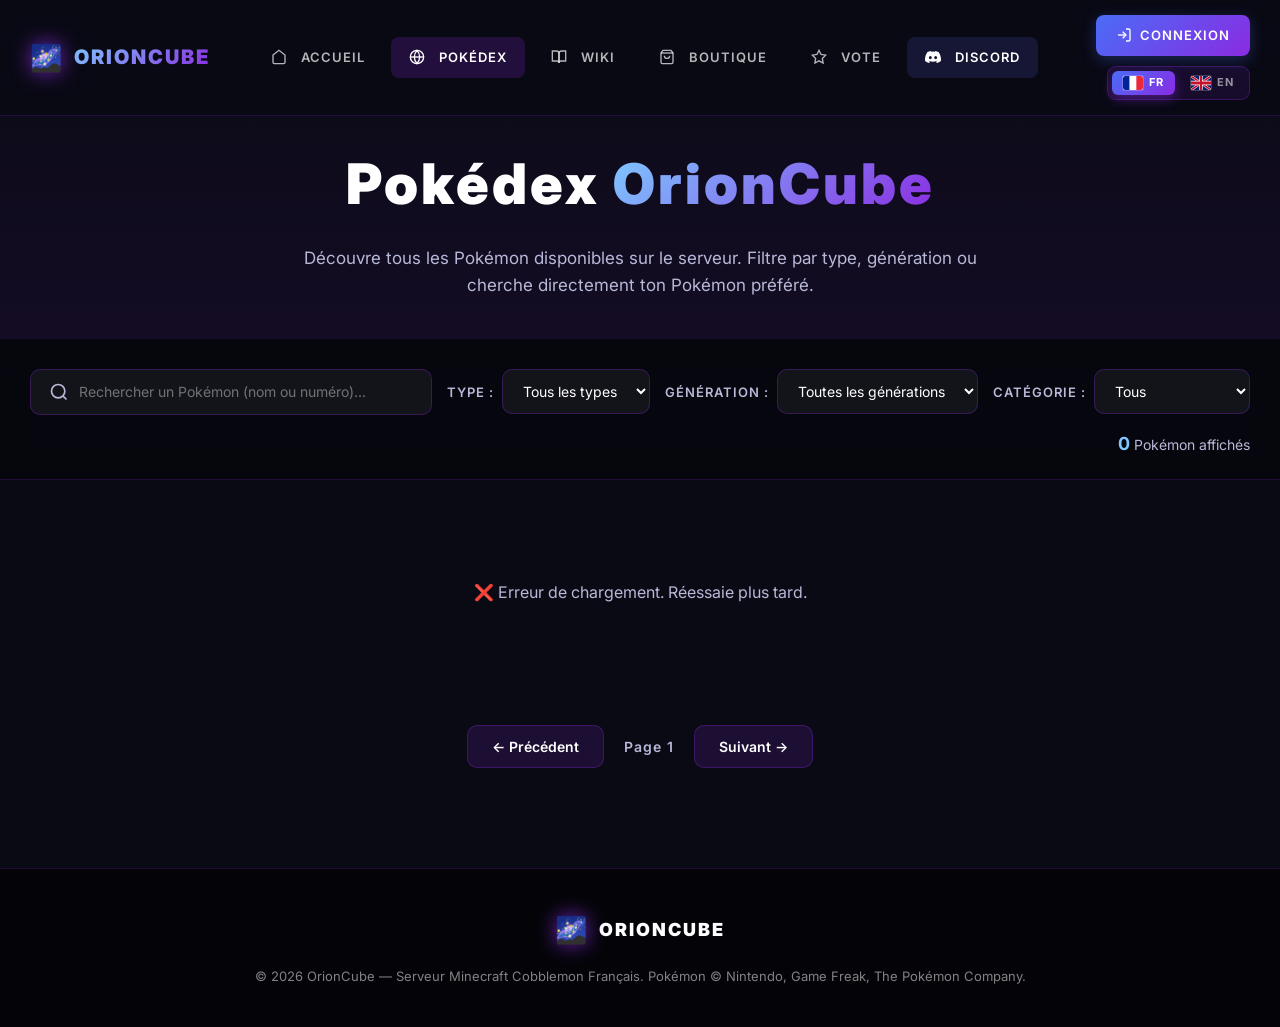
<file: pokedex/pokedex.html>
<!DOCTYPE html>
<html lang="fr">
<head>
  <meta charset="UTF-8" />
  <meta name="viewport" content="width=device-width, initial-scale=1.0" />
  <title>Pokédex — OrionCube</title>
  <meta name="description" content="Pokédex complet d'OrionCube : tous les Pokémon, leurs types, stats et évolutions." />
  <link rel="stylesheet" href="pokedex.css" />
  <link rel="stylesheet" href="../i18n.css" />
  <link rel="preconnect" href="https://fonts.googleapis.com">
  <link rel="preconnect" href="https://fonts.gstatic.com" crossorigin>
  <link href="https://fonts.googleapis.com/css2?family=Inter:wght@300;400;600;700;900&display=swap" rel="stylesheet">
</head>
<body>

  <!-- NAVBAR -->
  <header class="navbar">
    <div class="navbar-container">
      <a href="../index.html" class="navbar-logo">
        <span class="logo-icon">🌌</span>
        <span class="logo-text">ORIONCUBE</span>
      </a>

      <nav class="navbar-menu">
        <a href="../index.html" class="nav-link">
          <svg viewBox="0 0 24 24" fill="none" stroke="currentColor" stroke-width="2"><path d="M3 9l9-7 9 7v11a2 2 0 0 1-2 2H5a2 2 0 0 1-2-2z"/></svg>
          <span data-i18n="nav.home">Accueil</span>
        </a>
        <a href="pokedex.html" class="nav-link active">
          <svg viewBox="0 0 24 24" fill="none" stroke="currentColor" stroke-width="2"><circle cx="12" cy="12" r="10"/><line x1="2" y1="12" x2="22" y2="12"/><path d="M12 2a15.3 15.3 0 0 1 4 10 15.3 15.3 0 0 1-4 10 15.3 15.3 0 0 1-4-10 15.3 15.3 0 0 1 4-10z"/></svg>
          <span data-i18n="nav.pokedex">Pokédex</span>
        </a>
        <a href="../wiki/wiki.html" class="nav-link">
          <svg viewBox="0 0 24 24" fill="none" stroke="currentColor" stroke-width="2"><path d="M2 3h6a4 4 0 0 1 4 4v14a3 3 0 0 0-3-3H2z"/><path d="M22 3h-6a4 4 0 0 0-4 4v14a3 3 0 0 1 3-3h7z"/></svg>
          <span data-i18n="nav.wiki">Wiki</span>
        </a>
        <a href="../boutique/boutique.html" class="nav-link">
          <svg viewBox="0 0 24 24" fill="none" stroke="currentColor" stroke-width="2"><path d="M6 2L3 6v14a2 2 0 0 0 2 2h14a2 2 0 0 0 2-2V6l-3-4z"/><line x1="3" y1="6" x2="21" y2="6"/><path d="M16 10a4 4 0 0 1-8 0"/></svg>
          <span data-i18n="nav.boutique">Boutique</span>
        </a>
        <a href="../vote/vote.html" class="nav-link">
          <svg viewBox="0 0 24 24" fill="none" stroke="currentColor" stroke-width="2"><polygon points="12 2 15.09 8.26 22 9.27 17 14.14 18.18 21.02 12 17.77 5.82 21.02 7 14.14 2 9.27 8.91 8.26 12 2"/></svg>
          <span data-i18n="nav.vote">Vote</span>
        </a>
        <a href="https://discord.gg/vt4hqCUpUf" target="_blank" class="nav-link discord">
          <svg viewBox="0 0 24 24" fill="currentColor"><path d="M20.317 4.37a19.79 19.79 0 0 0-4.885-1.515.074.074 0 0 0-.079.037c-.21.375-.444.864-.608 1.25a18.27 18.27 0 0 0-5.487 0 12.64 12.64 0 0 0-.617-1.25.077.077 0 0 0-.079-.037A19.736 19.736 0 0 0 3.677 4.37a.07.07 0 0 0-.032.027C.533 9.046-.32 13.58.099 18.057a.082.082 0 0 0 .031.057 19.9 19.9 0 0 0 5.993 3.03.078.078 0 0 0 .084-.028c.462-.63.874-1.295 1.226-1.994a.076.076 0 0 0-.041-.106 13.107 13.107 0 0 1-1.872-.892.077.077 0 0 1-.008-.128c.126-.094.252-.192.372-.291a.074.074 0 0 1 .077-.01c3.928 1.793 8.18 1.793 12.062 0a.074.074 0 0 1 .078.01c.12.099.246.198.373.292a.077.077 0 0 1-.006.127 12.3 12.3 0 0 1-1.873.892.077.077 0 0 0-.041.107c.36.698.772 1.362 1.225 1.993a.076.076 0 0 0 .084.028 19.84 19.84 0 0 0 6.002-3.03.077.077 0 0 0 .032-.054c.5-5.177-.838-9.674-3.549-13.66a.061.061 0 0 0-.031-.03zM8.02 15.33c-1.183 0-2.157-1.085-2.157-2.419 0-1.333.956-2.419 2.157-2.419 1.21 0 2.176 1.096 2.157 2.42 0 1.333-.956 2.418-2.157 2.418zm7.975 0c-1.183 0-2.157-1.085-2.157-2.419 0-1.333.955-2.419 2.157-2.419 1.21 0 2.176 1.096 2.157 2.42 0 1.333-.946 2.418-2.157 2.418z"/></svg>
          <span data-i18n="nav.discord">Discord</span>
        </a>
      </nav>

      <div class="navbar-right">
        <a href="../connexion/connexion.html" class="navbar-login">
          <svg viewBox="0 0 24 24" fill="none" stroke="currentColor" stroke-width="2"><path d="M15 3h4a2 2 0 0 1 2 2v14a2 2 0 0 1-2 2h-4"/><polyline points="10 17 15 12 10 7"/><line x1="15" y1="12" x2="3" y2="12"/></svg>
          <span data-i18n="nav.login">Connexion</span>
        </a>

        <div class="lang-switcher">
          <button class="lang-btn" data-lang="fr" aria-label="Français" title="Français">
            <span class="lang-flag">
              <svg viewBox="0 0 3 2" preserveAspectRatio="none" xmlns="http://www.w3.org/2000/svg">
                <rect width="1" height="2" fill="#002395"/>
                <rect x="1" width="1" height="2" fill="#FFFFFF"/>
                <rect x="2" width="1" height="2" fill="#ED2939"/>
              </svg>
            </span>
            <span class="lang-code">FR</span>
          </button>
          <button class="lang-btn" data-lang="en" aria-label="English" title="English">
            <span class="lang-flag">
              <svg viewBox="0 0 60 30" preserveAspectRatio="none" xmlns="http://www.w3.org/2000/svg">
                <rect width="60" height="30" fill="#012169"/>
                <path d="M0,0 L60,30 M60,0 L0,30" stroke="#FFFFFF" stroke-width="6"/>
                <path d="M0,0 L60,30 M60,0 L0,30" stroke="#C8102E" stroke-width="4"/>
                <path d="M30,0 V30 M0,15 H60" stroke="#FFFFFF" stroke-width="10"/>
                <path d="M30,0 V30 M0,15 H60" stroke="#C8102E" stroke-width="6"/>
              </svg>
            </span>
            <span class="lang-code">EN</span>
          </button>
        </div>
      </div>
    </div>
  </header>

  <!-- POKÉDEX HEADER -->
  <section class="pokedex-header">
    <div class="pokedex-header-content">
      <h1><span data-i18n="pokedex.title1">Pokédex</span> <span class="accent">OrionCube</span></h1>
      <p data-i18n="pokedex.subtitle">Découvre tous les Pokémon disponibles sur le serveur. Filtre par type, génération ou cherche directement ton Pokémon préféré.</p>
    </div>
  </section>

  <!-- FILTRES -->
  <section class="pokedex-filters">
    <div class="filters-container">
      <div class="search-box">
        <svg viewBox="0 0 24 24" fill="none" stroke="currentColor" stroke-width="2"><circle cx="11" cy="11" r="8"/><line x1="21" y1="21" x2="16.65" y2="16.65"/></svg>
        <input type="text" id="search-input" data-i18n-placeholder="pokedex.search" placeholder="Rechercher un Pokémon (nom ou numéro)..." />
      </div>

      <div class="filter-group">
        <label data-i18n="pokedex.filter.type">Type :</label>
        <select id="filter-type">
          <option value="all" data-i18n="pokedex.filter.all.types">Tous les types</option>
          <option value="fire">🔥 Feu</option>
          <option value="water">💧 Eau</option>
          <option value="grass">🌿 Plante</option>
          <option value="electric">⚡ Électrik</option>
          <option value="psychic">🔮 Psy</option>
          <option value="dragon">🐉 Dragon</option>
          <option value="dark">🌑 Ténèbres</option>
          <option value="fairy">✨ Fée</option>
          <option value="steel">⚙️ Acier</option>
          <option value="fighting">🥊 Combat</option>
          <option value="poison">☠️ Poison</option>
          <option value="ground">🏜️ Sol</option>
          <option value="rock">🪨 Roche</option>
          <option value="bug">🐛 Insecte</option>
          <option value="ghost">👻 Spectre</option>
          <option value="ice">❄️ Glace</option>
          <option value="flying">🕊️ Vol</option>
          <option value="normal">⭐ Normal</option>
        </select>
      </div>

      <div class="filter-group">
        <label data-i18n="pokedex.filter.gen">Génération :</label>
        <select id="filter-gen">
          <option value="all" data-i18n="pokedex.filter.all.gens">Toutes les générations</option>
          <option value="1">Gén 1 (Kanto)</option>
          <option value="2">Gén 2 (Johto)</option>
          <option value="3">Gén 3 (Hoenn)</option>
          <option value="4">Gén 4 (Sinnoh)</option>
          <option value="5">Gén 5 (Unys)</option>
          <option value="6">Gén 6 (Kalos)</option>
          <option value="7">Gén 7 (Alola)</option>
          <option value="8">Gén 8 (Galar)</option>
          <option value="9">Gén 9 (Paldea)</option>
        </select>
      </div>

      <div class="filter-group">
        <label data-i18n="pokedex.filter.category">Catégorie :</label>
        <select id="filter-category">
          <option value="all" data-i18n="pokedex.filter.all">Tous</option>
          <option value="legendary" data-i18n="pokedex.filter.legendary">🌟 Légendaires</option>
          <option value="mythical" data-i18n="pokedex.filter.mythical">✨ Mythiques</option>
          <option value="starter" data-i18n="pokedex.filter.starter">🎮 Starters</option>
        </select>
      </div>
    </div>

    <div class="pokedex-stats">
      <span><strong id="pokemon-count">0</strong> <span data-i18n="pokedex.displayed1">Pokémon affichés</span></span>
    </div>
  </section>

  <!-- GRILLE -->
  <section class="pokedex-content">
    <div class="pokedex-grid" id="pokedex-grid"></div>

    <div class="pokedex-pagination">
      <button id="prev-page" class="page-btn" data-i18n="pokedex.prev">← Précédent</button>
      <span id="page-info">Page 1</span>
      <button id="next-page" class="page-btn" data-i18n="pokedex.next">Suivant →</button>
    </div>
  </section>

  <!-- MODAL -->
  <div class="pokemon-modal" id="pokemon-modal">
    <div class="modal-content">
      <button class="modal-close" id="modal-close">✕</button>
      <div class="modal-body" id="modal-body"></div>
    </div>
  </div>

  <!-- FOOTER -->
  <footer class="footer">
    <div class="footer-container">
      <div class="footer-logo">
        <span class="logo-icon">🌌</span>
        <span>ORIONCUBE</span>
      </div>
      <p class="footer-text">
        © 2026 OrionCube — Serveur Minecraft Cobblemon Français. 
        Pokémon © Nintendo, Game Freak, The Pokémon Company.
      </p>
    </div>
  </footer>

  <script src="../i18n.js"></script>
  <script src="pokedex.js"></script>
</body>
</html>
</file>
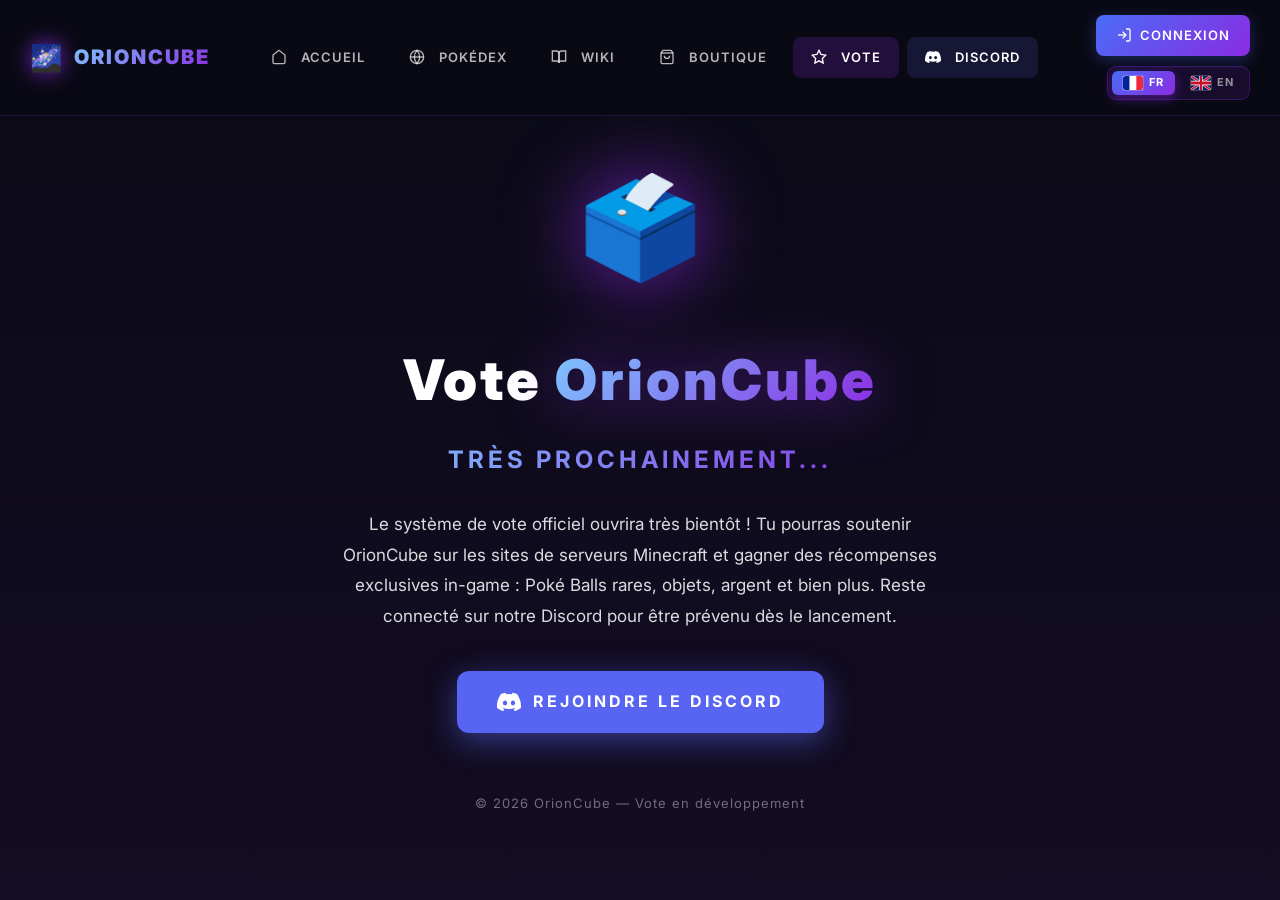
<file: vote/vote.html>
<!DOCTYPE html>
<html lang="fr">
<head>
  <meta charset="UTF-8" />
  <meta name="viewport" content="width=device-width, initial-scale=1.0" />
  <title>Vote — OrionCube</title>
  <meta name="description" content="Vote officiel d'OrionCube. Soutiens le serveur et gagne des récompenses in-game." />
  <link rel="stylesheet" href="vote.css" />
  <link rel="stylesheet" href="../i18n.css" />
  <link rel="preconnect" href="https://fonts.googleapis.com">
  <link rel="preconnect" href="https://fonts.gstatic.com" crossorigin>
  <link href="https://fonts.googleapis.com/css2?family=Inter:wght@300;400;600;700;900&display=swap" rel="stylesheet">
</head>
<body>

  <!-- NAVBAR -->
  <header class="navbar">
    <div class="navbar-container">
      <a href="../index.html" class="navbar-logo">
        <span class="logo-icon">🌌</span>
        <span class="logo-text">ORIONCUBE</span>
      </a>

      <nav class="navbar-menu">
        <a href="../index.html" class="nav-link">
          <svg viewBox="0 0 24 24" fill="none" stroke="currentColor" stroke-width="2"><path d="M3 9l9-7 9 7v11a2 2 0 0 1-2 2H5a2 2 0 0 1-2-2z"/></svg>
          <span data-i18n="nav.home">Accueil</span>
        </a>
        <a href="../pokedex/pokedex.html" class="nav-link">
          <svg viewBox="0 0 24 24" fill="none" stroke="currentColor" stroke-width="2"><circle cx="12" cy="12" r="10"/><line x1="2" y1="12" x2="22" y2="12"/><path d="M12 2a15.3 15.3 0 0 1 4 10 15.3 15.3 0 0 1-4 10 15.3 15.3 0 0 1-4-10 15.3 15.3 0 0 1 4-10z"/></svg>
          <span data-i18n="nav.pokedex">Pokédex</span>
        </a>
        <a href="../wiki/wiki.html" class="nav-link">
          <svg viewBox="0 0 24 24" fill="none" stroke="currentColor" stroke-width="2"><path d="M2 3h6a4 4 0 0 1 4 4v14a3 3 0 0 0-3-3H2z"/><path d="M22 3h-6a4 4 0 0 0-4 4v14a3 3 0 0 1 3-3h7z"/></svg>
          <span data-i18n="nav.wiki">Wiki</span>
        </a>
        <a href="../boutique/boutique.html" class="nav-link">
          <svg viewBox="0 0 24 24" fill="none" stroke="currentColor" stroke-width="2"><path d="M6 2L3 6v14a2 2 0 0 0 2 2h14a2 2 0 0 0 2-2V6l-3-4z"/><line x1="3" y1="6" x2="21" y2="6"/><path d="M16 10a4 4 0 0 1-8 0"/></svg>
          <span data-i18n="nav.boutique">Boutique</span>
        </a>
        <a href="vote.html" class="nav-link active">
          <svg viewBox="0 0 24 24" fill="none" stroke="currentColor" stroke-width="2"><polygon points="12 2 15.09 8.26 22 9.27 17 14.14 18.18 21.02 12 17.77 5.82 21.02 7 14.14 2 9.27 8.91 8.26 12 2"/></svg>
          <span data-i18n="nav.vote">Vote</span>
        </a>
        <a href="https://discord.gg/vt4hqCUpUf" target="_blank" class="nav-link discord">
          <svg viewBox="0 0 24 24" fill="currentColor"><path d="M20.317 4.37a19.79 19.79 0 0 0-4.885-1.515.074.074 0 0 0-.079.037c-.21.375-.444.864-.608 1.25a18.27 18.27 0 0 0-5.487 0 12.64 12.64 0 0 0-.617-1.25.077.077 0 0 0-.079-.037A19.736 19.736 0 0 0 3.677 4.37a.07.07 0 0 0-.032.027C.533 9.046-.32 13.58.099 18.057a.082.082 0 0 0 .031.057 19.9 19.9 0 0 0 5.993 3.03.078.078 0 0 0 .084-.028c.462-.63.874-1.295 1.226-1.994a.076.076 0 0 0-.041-.106 13.107 13.107 0 0 1-1.872-.892.077.077 0 0 1-.008-.128c.126-.094.252-.192.372-.291a.074.074 0 0 1 .077-.01c3.928 1.793 8.18 1.793 12.062 0a.074.074 0 0 1 .078.01c.12.099.246.198.373.292a.077.077 0 0 1-.006.127 12.3 12.3 0 0 1-1.873.892.077.077 0 0 0-.041.107c.36.698.772 1.362 1.225 1.993a.076.076 0 0 0 .084.028 19.84 19.84 0 0 0 6.002-3.03.077.077 0 0 0 .032-.054c.5-5.177-.838-9.674-3.549-13.66a.061.061 0 0 0-.031-.03zM8.02 15.33c-1.183 0-2.157-1.085-2.157-2.419 0-1.333.956-2.419 2.157-2.419 1.21 0 2.176 1.096 2.157 2.42 0 1.333-.956 2.418-2.157 2.418zm7.975 0c-1.183 0-2.157-1.085-2.157-2.419 0-1.333.955-2.419 2.157-2.419 1.21 0 2.176 1.096 2.157 2.42 0 1.333-.946 2.418-2.157 2.418z"/></svg>
          <span data-i18n="nav.discord">Discord</span>
        </a>
      </nav>

      <div class="navbar-right">
        <a href="../connexion/connexion.html" class="navbar-login">
          <svg viewBox="0 0 24 24" fill="none" stroke="currentColor" stroke-width="2"><path d="M15 3h4a2 2 0 0 1 2 2v14a2 2 0 0 1-2 2h-4"/><polyline points="10 17 15 12 10 7"/><line x1="15" y1="12" x2="3" y2="12"/></svg>
          <span data-i18n="nav.login">Connexion</span>
        </a>

        <div class="lang-switcher">
          <button class="lang-btn" data-lang="fr" aria-label="Français" title="Français">
            <span class="lang-flag">
              <svg viewBox="0 0 3 2" preserveAspectRatio="none" xmlns="http://www.w3.org/2000/svg">
                <rect width="1" height="2" fill="#002395"/>
                <rect x="1" width="1" height="2" fill="#FFFFFF"/>
                <rect x="2" width="1" height="2" fill="#ED2939"/>
              </svg>
            </span>
            <span class="lang-code">FR</span>
          </button>
          <button class="lang-btn" data-lang="en" aria-label="English" title="English">
            <span class="lang-flag">
              <svg viewBox="0 0 60 30" preserveAspectRatio="none" xmlns="http://www.w3.org/2000/svg">
                <rect width="60" height="30" fill="#012169"/>
                <path d="M0,0 L60,30 M60,0 L0,30" stroke="#FFFFFF" stroke-width="6"/>
                <path d="M0,0 L60,30 M60,0 L0,30" stroke="#C8102E" stroke-width="4"/>
                <path d="M30,0 V30 M0,15 H60" stroke="#FFFFFF" stroke-width="10"/>
                <path d="M30,0 V30 M0,15 H60" stroke="#C8102E" stroke-width="6"/>
              </svg>
            </span>
            <span class="lang-code">EN</span>
          </button>
        </div>
      </div>
    </div>
  </header>

  <!-- CONTENU -->
  <section class="coming-soon">
    <div class="coming-soon-content">
      <div class="coming-soon-icon">🗳️</div>
      <h1><span data-i18n="vote.title1">Vote</span> <span class="accent">OrionCube</span></h1>
      <p class="coming-soon-subtitle" data-i18n="vote.subtitle">Très prochainement...</p>

      <p class="coming-soon-text" data-i18n="vote.text">
        Le système de vote officiel ouvrira très bientôt ! Tu pourras soutenir OrionCube 
        sur les sites de serveurs Minecraft et gagner des récompenses exclusives in-game : 
        Poké Balls rares, objets, argent et bien plus. Reste connecté sur notre Discord 
        pour être prévenu dès le lancement.
      </p>

      <a href="https://discord.gg/vt4hqCUpUf" target="_blank" class="btn-discord-glow">
        <svg viewBox="0 0 24 24" fill="currentColor"><path d="M20.317 4.37a19.79 19.79 0 0 0-4.885-1.515.074.074 0 0 0-.079.037c-.21.375-.444.864-.608 1.25a18.27 18.27 0 0 0-5.487 0 12.64 12.64 0 0 0-.617-1.25.077.077 0 0 0-.079-.037A19.736 19.736 0 0 0 3.677 4.37a.07.07 0 0 0-.032.027C.533 9.046-.32 13.58.099 18.057a.082.082 0 0 0 .031.057 19.9 19.9 0 0 0 5.993 3.03.078.078 0 0 0 .084-.028c.462-.63.874-1.295 1.226-1.994a.076.076 0 0 0-.041-.106 13.107 13.107 0 0 1-1.872-.892.077.077 0 0 1-.008-.128c.126-.094.252-.192.372-.291a.074.074 0 0 1 .077-.01c3.928 1.793 8.18 1.793 12.062 0a.074.074 0 0 1 .078.01c.12.099.246.198.373.292a.077.077 0 0 1-.006.127 12.3 12.3 0 0 1-1.873.892.077.077 0 0 0-.041.107c.36.698.772 1.362 1.225 1.993a.076.076 0 0 0 .084.028 19.84 19.84 0 0 0 6.002-3.03.077.077 0 0 0 .032-.054c.5-5.177-.838-9.674-3.549-13.66a.061.061 0 0 0-.031-.03zM8.02 15.33c-1.183 0-2.157-1.085-2.157-2.419 0-1.333.956-2.419 2.157-2.419 1.21 0 2.176 1.096 2.157 2.42 0 1.333-.956 2.418-2.157 2.418zm7.975 0c-1.183 0-2.157-1.085-2.157-2.419 0-1.333.955-2.419 2.157-2.419 1.21 0 2.176 1.096 2.157 2.42 0 1.333-.946 2.418-2.157 2.418z"/></svg>
        <span data-i18n="vote.discord">REJOINDRE LE DISCORD</span>
      </a>

      <p class="coming-soon-footer" data-i18n="vote.footer">
        © 2026 OrionCube — Vote en développement
      </p>
    </div>
  </section>

  <script src="../i18n.js"></script>
  <script src="../script.js"></script>
</body>
</html>
</file>
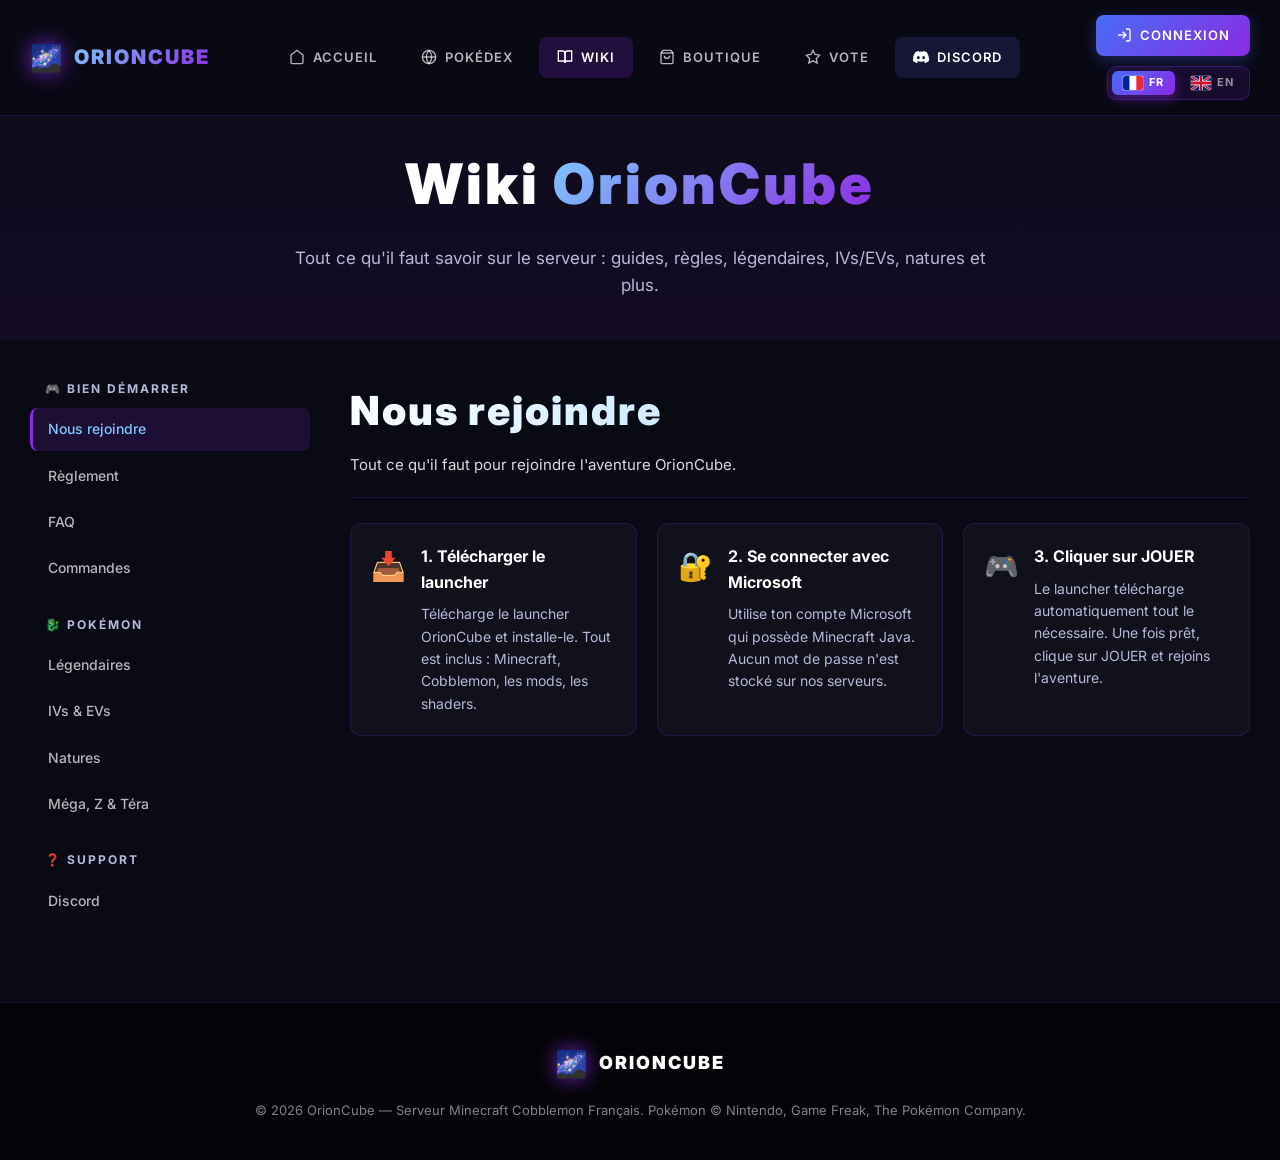
<file: wiki/wiki.html>
<!DOCTYPE html>
<html lang="fr">
<head>
  <meta charset="UTF-8" />
  <meta name="viewport" content="width=device-width, initial-scale=1.0" />
  <title>Wiki — OrionCube</title>
  <meta name="description" content="Wiki officiel d'OrionCube : guides, légendaires, IVs/EVs, natures, méga-évolutions et plus." />
  <link rel="stylesheet" href="wiki.css" />
  <link rel="stylesheet" href="../i18n.css" />
  <link rel="preconnect" href="https://fonts.googleapis.com">
  <link rel="preconnect" href="https://fonts.gstatic.com" crossorigin>
  <link href="https://fonts.googleapis.com/css2?family=Inter:wght@300;400;600;700;900&display=swap" rel="stylesheet">
</head>
<body>

  <!-- NAVBAR -->
  <header class="navbar">
    <div class="navbar-container">
      <a href="../index.html" class="navbar-logo">
        <span class="logo-icon">🌌</span>
        <span class="logo-text">ORIONCUBE</span>
      </a>

      <nav class="navbar-menu">
        <a href="../index.html" class="nav-link">
          <svg viewBox="0 0 24 24" fill="none" stroke="currentColor" stroke-width="2"><path d="M3 9l9-7 9 7v11a2 2 0 0 1-2 2H5a2 2 0 0 1-2-2z"/></svg>
          <span data-i18n="nav.home">Accueil</span>
        </a>
        <a href="../pokedex/pokedex.html" class="nav-link">
          <svg viewBox="0 0 24 24" fill="none" stroke="currentColor" stroke-width="2"><circle cx="12" cy="12" r="10"/><line x1="2" y1="12" x2="22" y2="12"/><path d="M12 2a15.3 15.3 0 0 1 4 10 15.3 15.3 0 0 1-4 10 15.3 15.3 0 0 1-4-10 15.3 15.3 0 0 1 4-10z"/></svg>
          <span data-i18n="nav.pokedex">Pokédex</span>
        </a>
        <a href="wiki.html" class="nav-link active">
          <svg viewBox="0 0 24 24" fill="none" stroke="currentColor" stroke-width="2"><path d="M2 3h6a4 4 0 0 1 4 4v14a3 3 0 0 0-3-3H2z"/><path d="M22 3h-6a4 4 0 0 0-4 4v14a3 3 0 0 1 3-3h7z"/></svg>
          <span data-i18n="nav.wiki">Wiki</span>
        </a>
        <a href="../boutique/boutique.html" class="nav-link">
          <svg viewBox="0 0 24 24" fill="none" stroke="currentColor" stroke-width="2"><path d="M6 2L3 6v14a2 2 0 0 0 2 2h14a2 2 0 0 0 2-2V6l-3-4z"/><line x1="3" y1="6" x2="21" y2="6"/><path d="M16 10a4 4 0 0 1-8 0"/></svg>
          <span data-i18n="nav.boutique">Boutique</span>
        </a>
        <a href="../vote/vote.html" class="nav-link">
          <svg viewBox="0 0 24 24" fill="none" stroke="currentColor" stroke-width="2"><polygon points="12 2 15.09 8.26 22 9.27 17 14.14 18.18 21.02 12 17.77 5.82 21.02 7 14.14 2 9.27 8.91 8.26 12 2"/></svg>
          <span data-i18n="nav.vote">Vote</span>
        </a>
        <a href="https://discord.gg/vt4hqCUpUf" target="_blank" class="nav-link discord">
          <svg viewBox="0 0 24 24" fill="currentColor"><path d="M20.317 4.37a19.79 19.79 0 0 0-4.885-1.515.074.074 0 0 0-.079.037c-.21.375-.444.864-.608 1.25a18.27 18.27 0 0 0-5.487 0 12.64 12.64 0 0 0-.617-1.25.077.077 0 0 0-.079-.037A19.736 19.736 0 0 0 3.677 4.37a.07.07 0 0 0-.032.027C.533 9.046-.32 13.58.099 18.057a.082.082 0 0 0 .031.057 19.9 19.9 0 0 0 5.993 3.03.078.078 0 0 0 .084-.028c.462-.63.874-1.295 1.226-1.994a.076.076 0 0 0-.041-.106 13.107 13.107 0 0 1-1.872-.892.077.077 0 0 1-.008-.128c.126-.094.252-.192.372-.291a.074.074 0 0 1 .077-.01c3.928 1.793 8.18 1.793 12.062 0a.074.074 0 0 1 .078.01c.12.099.246.198.373.292a.077.077 0 0 1-.006.127 12.3 12.3 0 0 1-1.873.892.077.077 0 0 0-.041.107c.36.698.772 1.362 1.225 1.993a.076.076 0 0 0 .084.028 19.84 19.84 0 0 0 6.002-3.03.077.077 0 0 0 .032-.054c.5-5.177-.838-9.674-3.549-13.66a.061.061 0 0 0-.031-.03zM8.02 15.33c-1.183 0-2.157-1.085-2.157-2.419 0-1.333.956-2.419 2.157-2.419 1.21 0 2.176 1.096 2.157 2.42 0 1.333-.956 2.418-2.157 2.418zm7.975 0c-1.183 0-2.157-1.085-2.157-2.419 0-1.333.955-2.419 2.157-2.419 1.21 0 2.176 1.096 2.157 2.42 0 1.333-.946 2.418-2.157 2.418z"/></svg>
          <span data-i18n="nav.discord">Discord</span>
        </a>
      </nav>

      <div class="navbar-right">
        <a href="../connexion/connexion.html" class="navbar-login">
          <svg viewBox="0 0 24 24" fill="none" stroke="currentColor" stroke-width="2"><path d="M15 3h4a2 2 0 0 1 2 2v14a2 2 0 0 1-2 2h-4"/><polyline points="10 17 15 12 10 7"/><line x1="15" y1="12" x2="3" y2="12"/></svg>
          <span data-i18n="nav.login">Connexion</span>
        </a>

        <div class="lang-switcher">
          <button class="lang-btn" data-lang="fr" aria-label="Français" title="Français">
            <span class="lang-flag">
              <svg viewBox="0 0 3 2" preserveAspectRatio="none" xmlns="http://www.w3.org/2000/svg">
                <rect width="1" height="2" fill="#002395"/>
                <rect x="1" width="1" height="2" fill="#FFFFFF"/>
                <rect x="2" width="1" height="2" fill="#ED2939"/>
              </svg>
            </span>
            <span class="lang-code">FR</span>
          </button>
          <button class="lang-btn" data-lang="en" aria-label="English" title="English">
            <span class="lang-flag">
              <svg viewBox="0 0 60 30" preserveAspectRatio="none" xmlns="http://www.w3.org/2000/svg">
                <rect width="60" height="30" fill="#012169"/>
                <path d="M0,0 L60,30 M60,0 L0,30" stroke="#FFFFFF" stroke-width="6"/>
                <path d="M0,0 L60,30 M60,0 L0,30" stroke="#C8102E" stroke-width="4"/>
                <path d="M30,0 V30 M0,15 H60" stroke="#FFFFFF" stroke-width="10"/>
                <path d="M30,0 V30 M0,15 H60" stroke="#C8102E" stroke-width="6"/>
              </svg>
            </span>
            <span class="lang-code">EN</span>
          </button>
        </div>
      </div>
    </div>
  </header>

  <!-- WIKI HEADER -->
  <section class="wiki-header">
    <div class="wiki-header-content">
      <h1><span data-i18n="wiki.title1">Wiki</span> <span class="accent">OrionCube</span></h1>
      <p data-i18n="wiki.subtitle">Tout ce qu'il faut savoir sur le serveur : guides, règles, légendaires, IVs/EVs, natures et plus.</p>
    </div>
  </section>

  <!-- WIKI LAYOUT -->
  <div class="wiki-layout">

    <!-- SIDEBAR -->
    <aside class="wiki-sidebar">
      <nav class="sidebar-nav">

        <div class="sidebar-category">
          <h3 class="sidebar-title" data-i18n="wiki.sidebar.getting">🎮 BIEN DÉMARRER</h3>
          <ul class="sidebar-list">
            <li><a href="#rejoindre" class="sidebar-link active" data-page="rejoindre" data-i18n="wiki.sidebar.join">Nous rejoindre</a></li>
            <li><a href="#reglement" class="sidebar-link" data-page="reglement" data-i18n="wiki.sidebar.rules">Règlement</a></li>
            <li><a href="#faq" class="sidebar-link" data-page="faq" data-i18n="wiki.sidebar.faq">FAQ</a></li>
            <li><a href="#commandes" class="sidebar-link" data-page="commandes" data-i18n="wiki.sidebar.commands">Commandes</a></li>
          </ul>
        </div>

        <div class="sidebar-category">
          <h3 class="sidebar-title" data-i18n="wiki.sidebar.pokemon">🐉 POKÉMON</h3>
          <ul class="sidebar-list">
            <li><a href="#legendaires" class="sidebar-link" data-page="legendaires" data-i18n="wiki.sidebar.legendary">Légendaires</a></li>
            <li><a href="#ivs-evs" class="sidebar-link" data-page="ivs-evs" data-i18n="wiki.sidebar.ivs">IVs & EVs</a></li>
            <li><a href="#natures" class="sidebar-link" data-page="natures" data-i18n="wiki.sidebar.natures">Natures</a></li>
            <li><a href="#mega" class="sidebar-link" data-page="mega" data-i18n="wiki.sidebar.mega">Méga, Z & Téra</a></li>
          </ul>
        </div>

        <div class="sidebar-category">
          <h3 class="sidebar-title" data-i18n="wiki.sidebar.support">❓ SUPPORT</h3>
          <ul class="sidebar-list">
            <li><a href="https://discord.gg/vt4hqCUpUf" target="_blank" class="sidebar-link" data-i18n="wiki.sidebar.discord">Discord</a></li>
          </ul>
        </div>

      </nav>
    </aside>

    <!-- CONTENU -->
    <main class="wiki-content">

      <article class="wiki-page active" id="page-rejoindre">
        <h1>Nous rejoindre</h1>
        <p class="page-subtitle">Tout ce qu'il faut pour rejoindre l'aventure OrionCube.</p>
        <div class="info-blocks">
          <div class="info-block">
            <div class="info-icon">📥</div>
            <div>
              <h3>1. Télécharger le launcher</h3>
              <p>Télécharge le launcher OrionCube et installe-le. Tout est inclus : Minecraft, Cobblemon, les mods, les shaders.</p>
            </div>
          </div>
          <div class="info-block">
            <div class="info-icon">🔐</div>
            <div>
              <h3>2. Se connecter avec Microsoft</h3>
              <p>Utilise ton compte Microsoft qui possède Minecraft Java. Aucun mot de passe n'est stocké sur nos serveurs.</p>
            </div>
          </div>
          <div class="info-block">
            <div class="info-icon">🎮</div>
            <div>
              <h3>3. Cliquer sur JOUER</h3>
              <p>Le launcher télécharge automatiquement tout le nécessaire. Une fois prêt, clique sur JOUER et rejoins l'aventure.</p>
            </div>
          </div>
        </div>
      </article>

      <article class="wiki-page" id="page-reglement">
        <h1>Règlement</h1>
        <p class="page-subtitle">Les règles à respecter pour garder une communauté saine.</p>
        <div class="warning-block">
          <strong>⚠️ Important :</strong> Le non-respect du règlement peut entraîner un bannissement temporaire ou définitif.
        </div>
        <h2>1. Respect & Comportement</h2>
        <ul class="list-rules">
          <li>Aucune insulte, aucun harcèlement, aucun propos discriminatoire.</li>
          <li>Respecte les autres joueurs et leur façon de jouer.</li>
          <li>Pas de spam dans le chat, ni de publicité pour d'autres serveurs.</li>
          <li>Pas de menaces, provocations ou trolls excessifs.</li>
          <li>Les soundboards sont interdits.</li>
        </ul>
        <h2>2. Comptes & Connexion</h2>
        <ul class="list-rules">
          <li>L'utilisation de VPN est proscrite.</li>
          <li>Le ban evading est strictement interdit.</li>
          <li>Le double compte est interdit sauf autorisation du staff.</li>
          <li>Ne prête pas ton compte.</li>
        </ul>
        <h2>3. Jeu équitable</h2>
        <ul class="list-rules">
          <li>Aucun cheat, hack, xray, autoclicker ou mod non autorisé.</li>
          <li>Aucun bug abuse.</li>
          <li>L'utilisation d'anti-afk et de machines auto est interdite.</li>
          <li>Toute forme d'arnaque est interdite.</li>
          <li>Le BlackMarket est interdit.</li>
        </ul>
        <h2>4. Cobblemon & Pokémon</h2>
        <ul class="list-rules">
          <li>Le premier joueur à entrer en combat avec un Pokémon rare/légendaire en devient le propriétaire.</li>
          <li>Le spam de Poké Balls sur un Pokémon d'un autre joueur est interdit.</li>
          <li>Limite de pâturage : 15 par Team.</li>
          <li>Limite de Hopper : 15 par Team.</li>
          <li>Les Pokémon avec des IVs parfaits doivent être stérilisés pour être vendus.</li>
          <li>Le terraforming pour optimiser le spawn est interdit.</li>
          <li>Les farms automatiques sont interdites.</li>
        </ul>
        <h2>5. Construction & Claim</h2>
        <ul class="list-rules">
          <li>Les plateformes sont autorisées UNIQUEMENT dans un projet de construction.</li>
          <li>Claim les endroits de loot ou les zones de raid est interdit.</li>
          <li>Casser les conteneurs de loot est interdit.</li>
        </ul>
        <h2>6. Sanctions</h2>
        <ul class="list-rules">
          <li><strong>Avertissement</strong> : petites infractions.</li>
          <li><strong>Mute temporaire</strong> : spam ou insultes légères.</li>
          <li><strong>Ban temporaire</strong> : bug abuse, arnaque.</li>
          <li><strong>Ban définitif</strong> : cheat, ban evading, propos haineux.</li>
        </ul>
      </article>

      <article class="wiki-page" id="page-faq">
        <h1>FAQ</h1>
        <p class="page-subtitle">Les questions les plus fréquentes.</p>
        <div class="faq-item">
          <h3>❓ Le serveur est-il gratuit ?</h3>
          <p>Oui, OrionCube est 100% gratuit.</p>
        </div>
        <div class="faq-item">
          <h3>❓ Quelle version de Minecraft faut-il ?</h3>
          <p>Minecraft 1.21.1 avec Fabric. Le launcher installe tout automatiquement.</p>
        </div>
        <div class="faq-item">
          <h3>❓ Puis-je jouer sur mobile ou console ?</h3>
          <p>Non, uniquement sur PC (Windows, Mac, Linux) via Java Edition.</p>
        </div>
        <div class="faq-item">
          <h3>❓ Combien de mods sont installés ?</h3>
          <p>Plus de 100 mods optimisés dont Cobblemon et ses extensions.</p>
        </div>
        <div class="faq-item">
          <h3>❓ Comment rejoindre le Discord ?</h3>
          <p>Clique sur le bouton Discord dans la navbar ou <a href="https://discord.gg/vt4hqCUpUf" target="_blank">rejoins-nous ici</a>.</p>
        </div>
        <div class="faq-item">
          <h3>❓ Comment obtenir un légendaire ?</h3>
          <p>Via un objet d'invocation sur les boss, ou naturellement dans son biome.</p>
        </div>
        <div class="faq-item">
          <h3>❓ C'est quoi les IVs et EVs ?</h3>
          <p>Les IVs sont innés (0-31), les EVs acquis via combat (max 252/stat, 510 total).</p>
        </div>
      </article>

      <article class="wiki-page" id="page-commandes">
        <h1>Commandes</h1>
        <p class="page-subtitle">Toutes les commandes utiles sur le serveur.</p>
        <h2>🎮 Commandes de base</h2>
        <div class="command-list">
          <div class="command"><code>/spawn</code><span>Retourne au point de spawn.</span></div>
          <div class="command"><code>/home</code><span>Te téléporte à ta maison.</span></div>
          <div class="command"><code>/sethome</code><span>Définit ta maison.</span></div>
          <div class="command"><code>/tpa [joueur]</code><span>Demande à te TP à un joueur.</span></div>
        </div>
        <h2>🐉 Commandes Cobblemon</h2>
        <div class="command-list">
          <div class="command"><code>/pokemon</code><span>Ouvre ton équipe Pokémon.</span></div>
          <div class="command"><code>/pokedex</code><span>Ouvre ton Pokédex personnel.</span></div>
          <div class="command"><code>/legendinfo</code><span>État des spawns légendaires.</span></div>
          <div class="command"><code>/leghud on</code><span>Active le HUD des légendaires.</span></div>
        </div>
      </article>

      <article class="wiki-page" id="page-legendaires">
        <h1>Légendaires</h1>
        <p class="page-subtitle">Comment capturer les légendaires sur OrionCube.</p>
        <div class="info-block">
          <div class="info-icon">🌟</div>
          <div>
            <h3>Deux méthodes</h3>
            <p>Via objet d'invocation (boss), ou apparition naturelle (biome + conditions).</p>
          </div>
        </div>

        <h2>Kanto (5 légendaires)</h2>
        <table class="wiki-table">
          <thead><tr><th>Pokémon</th><th>Fréquence</th><th>Heure</th><th>Météo</th><th>Biome(s)</th><th>Conditions</th></tr></thead>
          <tbody>
            <tr><td>Artikodin</td><td>Élevée</td><td>Jour</td><td>—</td><td>Glaciaire, Taïga enneigée</td><td>—</td></tr>
            <tr><td>Électhor</td><td>Élevée</td><td>Jour</td><td>—</td><td>Plateau, Savane</td><td>—</td></tr>
            <tr><td>Sulfura</td><td>Élevée</td><td>Jour</td><td>—</td><td>Volcanique, Désert</td><td>—</td></tr>
            <tr><td>Mewtwo</td><td>Faible</td><td>Tout</td><td>—</td><td>Deep Dark</td><td>Souterrain</td></tr>
            <tr><td>Mew</td><td>Très faible</td><td>Tout</td><td>Ciel dégagé</td><td>Bambou, Île tropicale</td><td>—</td></tr>
          </tbody>
        </table>

        <h2>Johto (6 légendaires)</h2>
        <table class="wiki-table">
          <thead><tr><th>Pokémon</th><th>Fréquence</th><th>Heure</th><th>Météo</th><th>Biome(s)</th><th>Conditions</th></tr></thead>
          <tbody>
            <tr><td>Raikou</td><td>Élevée</td><td>Après-midi</td><td>—</td><td>Savane</td><td>—</td></tr>
            <tr><td>Entei</td><td>Élevée</td><td>Matin</td><td>—</td><td>Montagne</td><td>—</td></tr>
            <tr><td>Suicune</td><td>Élevée</td><td>Midi</td><td>—</td><td>Plage</td><td>—</td></tr>
            <tr><td>Lugia</td><td>Moyenne</td><td>Midi</td><td>—</td><td>Océan tempéré</td><td>Sous l'eau</td></tr>
            <tr><td>Ho-Oh</td><td>Moyenne</td><td>Midi</td><td>—</td><td>Hautes terres</td><td>—</td></tr>
            <tr><td>Celebi</td><td>Très faible</td><td>Aube</td><td>Ciel dégagé</td><td>Magique</td><td>—</td></tr>
          </tbody>
        </table>

        <h2>Hoenn (10 légendaires)</h2>
        <table class="wiki-table">
          <thead><tr><th>Pokémon</th><th>Fréquence</th><th>Heure</th><th>Météo</th><th>Biome(s)</th><th>Conditions</th></tr></thead>
          <tbody>
            <tr><td>Regirock</td><td>Élevée</td><td>Matin</td><td>—</td><td>Badlands</td><td>Souterrain · Y ≤ 40</td></tr>
            <tr><td>Regice</td><td>Élevée</td><td>Nuit</td><td>—</td><td>Gelé</td><td>Souterrain · Y ≤ 40</td></tr>
            <tr><td>Registeel</td><td>Élevée</td><td>Après-midi</td><td>—</td><td>Montagne</td><td>Souterrain · Y ≤ 40</td></tr>
            <tr><td>Latias</td><td>Faible</td><td>Après-midi</td><td>Ciel dégagé</td><td>Plage</td><td>—</td></tr>
            <tr><td>Latios</td><td>Faible</td><td>Matin</td><td>Ciel dégagé</td><td>Plage</td><td>—</td></tr>
            <tr><td>Kyogre</td><td>Moyenne</td><td>Nuit</td><td>Pluie</td><td>Océan profond</td><td>Sous l'eau · Y ≤ 60</td></tr>
            <tr><td>Groudon</td><td>Moyenne</td><td>Jour</td><td>Ciel dégagé</td><td>Sableux, Volcanique</td><td>—</td></tr>
            <tr><td>Rayquaza</td><td>Faible</td><td>Aube & crépuscule</td><td>—</td><td>Ciel, Montagne</td><td>—</td></tr>
            <tr><td>Jirachi</td><td>Très faible</td><td>Minuit</td><td>Ciel dégagé</td><td>Forêt</td><td>—</td></tr>
            <tr><td>Deoxys</td><td>Très faible</td><td>Jour</td><td>—</td><td>End, Espace</td><td>—</td></tr>
          </tbody>
        </table>

        <h2>Sinnoh (12 légendaires)</h2>
        <table class="wiki-table">
          <thead><tr><th>Pokémon</th><th>Fréquence</th><th>Heure</th><th>Météo</th><th>Biome(s)</th><th>Conditions</th></tr></thead>
          <tbody>
            <tr><td>Créhelf</td><td>Élevée</td><td>Aube</td><td>—</td><td>Côte</td><td>—</td></tr>
            <tr><td>Créfollet</td><td>Élevée</td><td>Midi</td><td>—</td><td>Côte</td><td>—</td></tr>
            <tr><td>Créfadet</td><td>Élevée</td><td>Crépuscule</td><td>—</td><td>Côte</td><td>—</td></tr>
            <tr><td>Dialga</td><td>Moyenne</td><td>Matin</td><td>—</td><td>Pic montagneux</td><td>—</td></tr>
            <tr><td>Palkia</td><td>Moyenne</td><td>Après-midi</td><td>—</td><td>Pic montagneux</td><td>—</td></tr>
            <tr><td>Heatran</td><td>Faible</td><td>Tout</td><td>—</td><td>Volcanique, Nether</td><td>Souterrain · Y ≤ 90</td></tr>
            <tr><td>Regigigas</td><td>Faible</td><td>Aube & crépuscule</td><td>—</td><td>Volcanique, Grotte</td><td>Souterrain · Y ≤ 0</td></tr>
            <tr><td>Giratina</td><td>Moyenne</td><td>Nuit</td><td>—</td><td>Pic montagneux</td><td>—</td></tr>
            <tr><td>Cresselia</td><td>Très faible</td><td>Minuit</td><td>Ciel dégagé</td><td>Magique</td><td>—</td></tr>
            <tr><td>Manaphy</td><td>Faible</td><td>Jour</td><td>—</td><td>Océan</td><td>Sous l'eau · Y ≤ 100</td></tr>
            <tr><td>Darkrai</td><td>Très faible</td><td>Minuit</td><td>Ciel dégagé</td><td>Sinistre</td><td>—</td></tr>
            <tr><td>Shaymin</td><td>Très faible</td><td>Matin</td><td>Ciel dégagé</td><td>Floral</td><td>—</td></tr>
          </tbody>
        </table>

        <h2>Kalos (6 légendaires)</h2>
        <table class="wiki-table">
          <thead><tr><th>Pokémon</th><th>Fréquence</th><th>Heure</th><th>Météo</th><th>Biome(s)</th><th>Conditions</th></tr></thead>
          <tbody>
            <tr><td>Xerneas</td><td>Moyenne</td><td>Jour</td><td>—</td><td>Magique</td><td>—</td></tr>
            <tr><td>Yveltal</td><td>Moyenne</td><td>Nuit</td><td>—</td><td>Sinistre</td><td>—</td></tr>
            <tr><td>Zygarde</td><td>Faible</td><td>Aube & crépuscule</td><td>—</td><td>Aride</td><td>Souterrain · Y ≤ 40</td></tr>
            <tr><td>Diancie</td><td>Très faible</td><td>Jour</td><td>—</td><td>Aride</td><td>Souterrain · Y ≤ 40</td></tr>
            <tr><td>Hoopa</td><td>Très faible</td><td>Nuit</td><td>—</td><td>Aride</td><td>—</td></tr>
            <tr><td>Volcanion</td><td>Très faible</td><td>Tout</td><td>—</td><td>Volcanique, Nether</td><td>Souterrain · Y ≤ 90</td></tr>
          </tbody>
        </table>

        <h2>Alola (11 légendaires)</h2>
        <table class="wiki-table">
          <thead><tr><th>Pokémon</th><th>Fréquence</th><th>Heure</th><th>Météo</th><th>Biome(s)</th><th>Conditions</th></tr></thead>
          <tbody>
            <tr><td>Type:0</td><td>Faible</td><td>Après-midi</td><td>—</td><td>Garrigue, Marais</td><td>—</td></tr>
            <tr><td>Tokorico</td><td>Faible</td><td>Après-midi</td><td>—</td><td>Jungle</td><td>—</td></tr>
            <tr><td>Tokopiyon</td><td>Faible</td><td>Matin</td><td>—</td><td>Jungle</td><td>—</td></tr>
            <tr><td>Tokotoro</td><td>Faible</td><td>Nuit</td><td>—</td><td>Jungle</td><td>—</td></tr>
            <tr><td>Tokopisco</td><td>Faible</td><td>Jour</td><td>—</td><td>Jungle</td><td>Sous l'eau</td></tr>
            <tr><td>Cosmog</td><td>Moyenne</td><td>Aube & crépuscule</td><td>—</td><td>Floral</td><td>—</td></tr>
            <tr><td>Necrozma</td><td>Moyenne</td><td>Nuit</td><td>—</td><td>Sinistre</td><td>—</td></tr>
            <tr><td>Magearna</td><td>Très faible</td><td>Jour</td><td>—</td><td>Île</td><td>—</td></tr>
            <tr><td>Marshadow</td><td>Très faible</td><td>Nuit</td><td>—</td><td>Île</td><td>—</td></tr>
            <tr><td>Zeraora</td><td>Très faible</td><td>Matin</td><td>—</td><td>Savane</td><td>—</td></tr>
            <tr><td>Meltan</td><td>Très faible</td><td>Aube & crépuscule</td><td>—</td><td>Overworld</td><td>Souterrain · Y ≤ 0</td></tr>
          </tbody>
        </table>

        <h2>Galar (14 légendaires)</h2>
        <table class="wiki-table">
          <thead><tr><th>Pokémon</th><th>Fréquence</th><th>Heure</th><th>Météo</th><th>Biome(s)</th><th>Conditions</th></tr></thead>
          <tbody>
            <tr><td>Artikodin de Galar</td><td>Élevée</td><td>Nuit</td><td>—</td><td>Glaciaire, Taïga enneigée</td><td>—</td></tr>
            <tr><td>Électhor de Galar</td><td>Élevée</td><td>Nuit</td><td>—</td><td>Plateau, Savane</td><td>—</td></tr>
            <tr><td>Sulfura de Galar</td><td>Élevée</td><td>Nuit</td><td>—</td><td>Volcanique, Désert</td><td>—</td></tr>
            <tr><td>Zacian</td><td>Moyenne</td><td>Matin</td><td>Ciel dégagé</td><td>Forêt</td><td>—</td></tr>
            <tr><td>Zamazenta</td><td>Moyenne</td><td>Après-midi</td><td>Ciel dégagé</td><td>Forêt</td><td>—</td></tr>
            <tr><td>Éthernatos</td><td>Faible</td><td>Nuit</td><td>—</td><td>End, Espace</td><td>—</td></tr>
            <tr><td>Wushours</td><td>Faible</td><td>Aube & crépuscule</td><td>—</td><td>Plateau</td><td>—</td></tr>
            <tr><td>Zarude</td><td>Très faible</td><td>Aube & crépuscule</td><td>—</td><td>Jungle</td><td>—</td></tr>
            <tr><td>Regieleki</td><td>Élevée</td><td>Matin</td><td>—</td><td>Savane</td><td>Souterrain · Y ≤ 40</td></tr>
            <tr><td>Regidrago</td><td>Élevée</td><td>Après-midi</td><td>—</td><td>Thermal, Deep Dark</td><td>Souterrain · Y ≤ 40</td></tr>
            <tr><td>Blizzeval</td><td>Faible</td><td>Jour</td><td>—</td><td>Glaciaire</td><td>—</td></tr>
            <tr><td>Spectreval</td><td>Faible</td><td>Nuit</td><td>—</td><td>Marais</td><td>—</td></tr>
            <tr><td>Sylveroy</td><td>Faible</td><td>Jour</td><td>Ciel dégagé</td><td>Forêt enneigée, Taïga enneigée</td><td>—</td></tr>
            <tr><td>Amovénus</td><td>Élevée</td><td>Matin</td><td>Pluie</td><td>Plateau</td><td>—</td></tr>
          </tbody>
        </table>

        <h2>Paldea (12 légendaires)</h2>
        <table class="wiki-table">
          <thead><tr><th>Pokémon</th><th>Fréquence</th><th>Heure</th><th>Météo</th><th>Biome(s)</th><th>Conditions</th></tr></thead>
          <tbody>
            <tr><td>Chongjian</td><td>Moyenne</td><td>Nuit</td><td>Ciel dégagé</td><td>Forêt</td><td>—</td></tr>
            <tr><td>Baojian</td><td>Moyenne</td><td>Nuit</td><td>Ciel dégagé</td><td>Forêt enneigée, Taïga enneigée</td><td>—</td></tr>
            <tr><td>Dinglu</td><td>Moyenne</td><td>Nuit</td><td>Ciel dégagé</td><td>Garrigue, Plateau</td><td>—</td></tr>
            <tr><td>Yuyu</td><td>Moyenne</td><td>Nuit</td><td>Ciel dégagé</td><td>Volcanique, Badlands</td><td>—</td></tr>
            <tr><td>Koraidon</td><td>Moyenne</td><td>Après-midi</td><td>—</td><td>Collines</td><td>—</td></tr>
            <tr><td>Miraidon</td><td>Moyenne</td><td>Matin</td><td>—</td><td>Collines</td><td>—</td></tr>
            <tr><td>Félicanis</td><td>Faible</td><td>Matin</td><td>—</td><td>Tempéré</td><td>—</td></tr>
            <tr><td>Fortusimia</td><td>Faible</td><td>Nuit</td><td>—</td><td>Tempéré</td><td>—</td></tr>
            <tr><td>Favianos</td><td>Faible</td><td>Après-midi</td><td>—</td><td>Tempéré</td><td>—</td></tr>
            <tr><td>Ogerpon</td><td>Faible</td><td>Nuit</td><td>—</td><td>Forêt, Luxuriant</td><td>—</td></tr>
            <tr><td>Terapagos</td><td>Faible</td><td>Aube & crépuscule</td><td>—</td><td>Plage</td><td>—</td></tr>
            <tr><td>Pêchaminus</td><td>Très faible</td><td>Aube & crépuscule</td><td>—</td><td>Champignon</td><td>—</td></tr>
          </tbody>
        </table>

        <h2>Objets d'invocation</h2>
        <table class="wiki-table">
          <thead><tr><th>Objet</th><th>Pokémon</th></tr></thead>
          <tbody>
            <tr><td>Reveal Glass</td><td>Amovénus, Boréas, Démétéros, Fulguris</td></tr>
            <tr><td>Azure Flute</td><td>Arceus</td></tr>
            <tr><td>Tidal Ball</td><td>Artikodin</td></tr>
            <tr><td>Iceroot Carrot</td><td>Blizzeval</td></tr>
            <tr><td>Gs Ball</td><td>Célébi</td></tr>
            <tr><td>Lillies Bag</td><td>Cosmog</td></tr>
            <tr><td>Ironwill Sword</td><td>Cobaltium</td></tr>
            <tr><td>Uxie Claw</td><td>Créfadet</td></tr>
            <tr><td>Mesprit Plume</td><td>Créfollet</td></tr>
            <tr><td>Azelf Fang</td><td>Créhelf</td></tr>
            <tr><td>Lunar Feather</td><td>Cresselia</td></tr>
            <tr><td>Member Card</td><td>Darkrai</td></tr>
            <tr><td>Aurora Ticket</td><td>Deoxys</td></tr>
            <tr><td>Adamant Orb</td><td>Dialga</td></tr>
            <tr><td>Diancies Crown</td><td>Diancie</td></tr>
            <tr><td>Tidal Bell</td><td>Électhor, Sulfura, Lugia</td></tr>
            <tr><td>Eternatus Core</td><td>Éthernatos</td></tr>
            <tr><td>Clear Bell</td><td>Entei, Raikou, Suicune</td></tr>
            <tr><td>Genesect Drive</td><td>Genesect</td></tr>
            <tr><td>Griseous Orb</td><td>Giratina</td></tr>
            <tr><td>Red Orb</td><td>Groudon</td></tr>
            <tr><td>Magma Stone</td><td>Heatran</td></tr>
            <tr><td>Rainbow Wing / Feather</td><td>Ho-Oh</td></tr>
            <tr><td>Hoopa Ring / Prism Bottle</td><td>Hoopa</td></tr>
            <tr><td>Bonus Disk</td><td>Jirachi</td></tr>
            <tr><td>Sacred Sword</td><td>Keldeo</td></tr>
            <tr><td>Scarlet Book</td><td>Koraidon</td></tr>
            <tr><td>Blue Orb</td><td>Kyogre</td></tr>
            <tr><td>Dna Splicer</td><td>Kyurem</td></tr>
            <tr><td>Eon Ticket</td><td>Latias, Latios</td></tr>
            <tr><td>Silver Wing / Feather</td><td>Lugia</td></tr>
            <tr><td>Moon Flute</td><td>Lunala</td></tr>
            <tr><td>Antique Pokeball / Soul Heart</td><td>Magearna</td></tr>
            <tr><td>Marshadow Hood</td><td>Marshadow</td></tr>
            <tr><td>Meloetta Headset</td><td>Meloetta</td></tr>
            <tr><td>Mystery Box</td><td>Meltan</td></tr>
            <tr><td>Old Sea Map</td><td>Mew</td></tr>
            <tr><td>Dr Fujis Diary</td><td>Mewtwo</td></tr>
            <tr><td>Violet Book</td><td>Miraidon</td></tr>
            <tr><td>Necro Prism</td><td>Necrozma</td></tr>
            <tr><td>Teal Mask</td><td>Ogerpon</td></tr>
            <tr><td>Lustrous Orb</td><td>Palkia</td></tr>
            <tr><td>Mythical Pecha Berry</td><td>Pechaminus</td></tr>
            <tr><td>Jade Orb</td><td>Rayquaza</td></tr>
            <tr><td>Ice Tablet / Ancient Tablet</td><td>Regice</td></tr>
            <tr><td>Scaly Tablet / Ancient Tablet</td><td>Regidraco</td></tr>
            <tr><td>Plasma Tablet / Ancient Tablet</td><td>Regieleki</td></tr>
            <tr><td>Ancient Tablet</td><td>Regigigas</td></tr>
            <tr><td>Stone Tablet / Ancient Tablet</td><td>Regirock</td></tr>
            <tr><td>Steel Tablet / Ancient Tablet</td><td>Registeel</td></tr>
            <tr><td>Light Stone</td><td>Reshiram</td></tr>
            <tr><td>Oaks Letter</td><td>Shaymin</td></tr>
            <tr><td>Sun Flute</td><td>Solgaleo</td></tr>
            <tr><td>Shaderoot Carrot</td><td>Spectreval</td></tr>
            <tr><td>Reins Of Unity</td><td>Sylveroy</td></tr>
            <tr><td>Prismatic Shell</td><td>Terapagos</td></tr>
            <tr><td>Cavern Shield</td><td>Terrakium</td></tr>
            <tr><td>Fini Totem</td><td>Tokopisco</td></tr>
            <tr><td>Lele Totem</td><td>Tokopiyon</td></tr>
            <tr><td>Koko Totem</td><td>Tokorico</td></tr>
            <tr><td>Bulu Totem</td><td>Tokotoro</td></tr>
            <tr><td>Type:Null Mask</td><td>Type:0</td></tr>
            <tr><td>Liberty Pass</td><td>Victini</td></tr>
            <tr><td>Grassland Blade</td><td>Viridium</td></tr>
            <tr><td>Steam Valve</td><td>Volcanion</td></tr>
            <tr><td>Kubfus Band</td><td>Wushours</td></tr>
            <tr><td>Sapling Of Life</td><td>Xerneas</td></tr>
            <tr><td>Cocoon Of Destruction</td><td>Yveltal</td></tr>
            <tr><td>Rusted Sword</td><td>Zacian</td></tr>
            <tr><td>Rusted Shield</td><td>Zamazenta</td></tr>
            <tr><td>Zarudes Cape</td><td>Zarude</td></tr>
            <tr><td>Dark Stone</td><td>Zekrom</td></tr>
            <tr><td>Zeraoras Thunderclaw</td><td>Zeraora</td></tr>
            <tr><td>Zygarde Cube / Cell / Core</td><td>Zygarde</td></tr>
          </tbody>
        </table>
      </article>

      <article class="wiki-page" id="page-ivs-evs">
        <h1>IVs & EVs</h1>
        <p class="page-subtitle">Les statistiques cachées qui déterminent la puissance réelle d'un Pokémon.</p>
        <h2>Les IVs (Individual Values)</h2>
        <p>Les IVs sont des valeurs <strong>innées</strong> qui définissent les statistiques d'un Pokémon. Chaque IV va de <strong>0 à 31</strong>, et il y en a un pour chacune des 6 stats.</p>
        <div class="info-blocks">
          <div class="info-block">
            <div class="info-icon">🎯</div>
            <div>
              <h3>31 IV = Parfait</h3>
              <p>Un IV de 31 donne le bonus maximum à cette statistique.</p>
            </div>
          </div>
          <div class="info-block">
            <div class="info-icon">❌</div>
            <div>
              <h3>0 IV = Nul</h3>
              <p>Un IV de 0 ne donne aucun bonus.</p>
            </div>
          </div>
        </div>
        <h3>Comment monter les IVs ?</h3>
        <ul class="list-rules">
          <li><strong>Capsule d'Argent</strong> : fait passer UNE stat à 31.</li>
          <li><strong>Capsule d'Or</strong> : fait passer TOUTES les stats à 31.</li>
          <li><strong>Reproduction</strong> : élève deux parents avec de bons IVs.</li>
        </ul>
        <div class="warning-block">
          <strong>⚠️ Important :</strong> Les IVs ne peuvent PAS être modifiés après la capture.
        </div>
        <h2>Les EVs (Effort Values)</h2>
        <p>Les EVs sont des valeurs <strong>acquises</strong>, ajoutées par-dessus les IVs.</p>
        <div class="info-blocks">
          <div class="info-block">
            <div class="info-icon">🎯</div>
            <div>
              <h3>252 max par stat</h3>
              <p>Un Pokémon peut avoir jusqu'à 252 EVs dans une seule statistique.</p>
            </div>
          </div>
          <div class="info-block">
            <div class="info-icon">⚡</div>
            <div>
              <h3>510 total</h3>
              <p>Le total des EVs ne peut pas dépasser 510.</p>
            </div>
          </div>
        </div>
        <h3>Comment monter les EVs ?</h3>
        <ul class="list-rules">
          <li><strong>Combats</strong> : tuer des Pokémon donne des EVs.</li>
          <li><strong>Vitamines</strong> : +10 EVs par dose, plafond 100.</li>
          <li><strong>Power Items</strong> : +8 EVs bonus par combat.</li>
          <li><strong>Macho Brace</strong> : double les EVs gagnés.</li>
          <li><strong>Baies réductrices</strong> : −10 EVs.</li>
        </ul>
        <h3>Répartition classique</h3>
        <ul class="list-rules">
          <li><strong>Attaquant physique</strong> : 252 Attaque / 252 Vitesse / 4 HP</li>
          <li><strong>Attaquant spécial</strong> : 252 Atk Spé / 252 Vitesse / 4 HP</li>
          <li><strong>Mur défensif</strong> : 252 Défense / 252 Déf Spé / 4 HP</li>
        </ul>
      </article>

      <article class="wiki-page" id="page-natures">
        <h1>Natures</h1>
        <p class="page-subtitle">Chaque Pokémon possède une nature qui modifie ses statistiques : +10% sur une stat, −10% sur une autre.</p>
        <div class="info-block">
          <div class="info-icon">💡</div>
          <div>
            <h3>Astuce</h3>
            <p>Choisir une nature adaptée peut faire une énorme différence en combat. Les PV ne sont jamais affectés.</p>
          </div>
        </div>
        <h2>Tableau des 25 natures</h2>
        <table class="wiki-table">
          <thead><tr><th>Nom FR</th><th>Nom EN</th><th>Effet</th></tr></thead>
          <tbody>
            <tr><td>Rigide</td><td>Adamant</td><td>+Attaque / −Atk Spé</td></tr>
            <tr><td>Jovial</td><td>Jolly</td><td>+Vitesse / −Atk Spé</td></tr>
            <tr><td>Modeste</td><td>Modest</td><td>+Atk Spé / −Attaque</td></tr>
            <tr><td>Timide</td><td>Timid</td><td>+Vitesse / −Attaque</td></tr>
            <tr><td>Assuré</td><td>Bold</td><td>+Défense / −Attaque</td></tr>
            <tr><td>Calme</td><td>Calm</td><td>+Déf Spé / −Attaque</td></tr>
            <tr><td>Malin</td><td>Impish</td><td>+Défense / −Atk Spé</td></tr>
            <tr><td>Prudent</td><td>Careful</td><td>+Déf Spé / −Atk Spé</td></tr>
            <tr><td>Naïf</td><td>Naive</td><td>+Vitesse / −Déf Spé</td></tr>
            <tr><td>Pressé</td><td>Hasty</td><td>+Vitesse / −Défense</td></tr>
            <tr><td>Brave</td><td>Brave</td><td>+Attaque / −Vitesse</td></tr>
            <tr><td>Relax</td><td>Relaxed</td><td>+Défense / −Vitesse</td></tr>
            <tr><td>Discret</td><td>Quiet</td><td>+Atk Spé / −Vitesse</td></tr>
            <tr><td>Malpoli</td><td>Sassy</td><td>+Déf Spé / −Vitesse</td></tr>
            <tr><td>Foufou</td><td>Rash</td><td>+Atk Spé / −Déf Spé</td></tr>
            <tr><td>Mauvais</td><td>Naughty</td><td>+Attaque / −Déf Spé</td></tr>
            <tr><td>Solo</td><td>Lonely</td><td>+Attaque / −Défense</td></tr>
            <tr><td>Doux</td><td>Mild</td><td>+Atk Spé / −Défense</td></tr>
            <tr><td>Gentil</td><td>Gentle</td><td>+Déf Spé / −Défense</td></tr>
            <tr><td>Lâche</td><td>Lax</td><td>+Défense / −Déf Spé</td></tr>
            <tr><td>Hardi</td><td>Hardy</td><td>Neutre</td></tr>
            <tr><td>Docile</td><td>Docile</td><td>Neutre</td></tr>
            <tr><td>Pudique</td><td>Bashful</td><td>Neutre</td></tr>
            <tr><td>Bizarre</td><td>Quirky</td><td>Neutre</td></tr>
            <tr><td>Sérieux</td><td>Serious</td><td>Neutre</td></tr>
          </tbody>
        </table>
        <h2>Comment choisir la bonne nature ?</h2>
        <h3>Attaquant physique</h3>
        <p><strong>Rigide</strong> si tu n'as pas besoin de vitesse, <strong>Jovial</strong> si tu veux frapper en premier.</p>
        <h3>Attaquant spécial</h3>
        <p><strong>Modeste</strong> pour la puissance pure, <strong>Timide</strong> pour la priorité.</p>
        <h3>Mur défensif</h3>
        <p><strong>Assuré</strong> ou <strong>Malin</strong> (physique), <strong>Calme</strong> ou <strong>Prudent</strong> (spécial).</p>
        <h2>Menthes de Nature</h2>
        <p>Les Menthes permettent de modifier l'effet d'une nature sans changer la nature affichée.</p>
      </article>

      <article class="wiki-page" id="page-mega">
        <h1>Méga, Z & Téra</h1>
        <p class="page-subtitle">Les 4 bracelets de combat : Méga, Z, Dynamax et Téra.</p>
        <div class="warning-block">
          <strong>⚠️ Info :</strong> Sur OrionCube, seules la Méga-Évolution et les capacités Z sont activées pour le moment.
        </div>
        <h2>💎 Méga Bracelet</h2>
        <p>La Méga-Évolution permet à certains Pokémon d'évoluer temporairement. Il faut un <strong>Méga Bracelet</strong> et une <strong>Méga Gemme</strong>.</p>
        <h3>Comment obtenir le Méga Bracelet ?</h3>
        <p>Palier 63% du Cobbledex "Normaux".</p>
        <h3>Comment Méga-Évoluer ?</h3>
        <ol class="list-rules">
          <li>Équipe la Méga Gemme sur ton Pokémon.</li>
          <li>Équipe le Méga Bracelet dans le slot Accessoire.</li>
          <li>SHIFT + clic droit sur le Pokémon → Méga-Évolution.</li>
        </ol>
        <h2>⚡ Bracelet Z</h2>
        <p>Le Bracelet Z permet de déclencher une capacité Z : une attaque surpuissante utilisable une seule fois par combat.</p>
        <h3>Comment obtenir un Cristal Z ?</h3>
        <ul class="list-rules">
          <li>Tour de Combat (125 BP).</li>
          <li>Largages.</li>
          <li>Expéditions.</li>
        </ul>
        <h2>🔴 Dynamax Band</h2>
        <div class="warning-block">
          <strong>⚠️ Mécanique désactivée</strong>
          <p>Le Dynamax n'est pas encore actif sur OrionCube.</p>
        </div>
        <h2>💠 Tera Orb</h2>
        <div class="warning-block">
          <strong>⚠️ Mécanique désactivée</strong>
          <p>La Téracristallisation n'est pas encore active sur OrionCube.</p>
        </div>
      </article>

    </main>
  </div>

  <!-- FOOTER -->
  <footer class="footer">
    <div class="footer-container">
      <div class="footer-logo">
        <span class="logo-icon">🌌</span>
        <span>ORIONCUBE</span>
      </div>
      <p class="footer-text">
        © 2026 OrionCube — Serveur Minecraft Cobblemon Français. 
        Pokémon © Nintendo, Game Freak, The Pokémon Company.
      </p>
    </div>
  </footer>

  <script src="../i18n.js"></script>
  <script src="wiki.js"></script>
</body>
</html>
</file>
<file: pokedex.css>
/* ============================================ */
/* POKÉDEX — ORIONCUBE                           */
/* ============================================ */
* {
  margin: 0;
  padding: 0;
  box-sizing: border-box;
}

:root {
  --violet: #8a2be2;
  --violet-dark: #4a1a7a;
  --bleu: #4a6cf7;
  --bleu-clair: #7ec8ff;
  --blanc: #ffffff;
  --gris-clair: #b8b8d8;
  --noir: #0a0a15;
  --discord: #5865F2;
  --success: #4caf50;
  --warning: #ff9800;
}

body {
  font-family: 'Inter', 'Segoe UI', sans-serif;
  background-color: var(--noir);
  color: var(--blanc);
  line-height: 1.6;
  overflow-x: hidden;
}

a {
  text-decoration: none;
  color: inherit;
}

/* ============================================ */
/* NAVBAR                                        */
/* ============================================ */
.navbar {
  position: fixed;
  top: 0;
  left: 0;
  right: 0;
  z-index: 1000;
  background: rgba(10, 10, 21, 0.95);
  backdrop-filter: blur(15px);
  -webkit-backdrop-filter: blur(15px);
  border-bottom: 1px solid rgba(138, 43, 226, 0.2);
}

.navbar-container {
  max-width: 1400px;
  margin: 0 auto;
  padding: 15px 30px;
  display: flex;
  align-items: center;
  justify-content: space-between;
  gap: 30px;
}

.navbar-logo {
  display: flex;
  align-items: center;
  gap: 10px;
  font-weight: 900;
  font-size: 20px;
  letter-spacing: 2px;
}

.logo-icon {
  font-size: 26px;
  filter: drop-shadow(0 0 10px rgba(138, 43, 226, 0.8));
}

.logo-text {
  background: linear-gradient(135deg, var(--bleu-clair), var(--violet));
  -webkit-background-clip: text;
  -webkit-text-fill-color: transparent;
  background-clip: text;
}

.navbar-menu {
  display: flex;
  align-items: center;
  gap: 8px;
  flex: 1;
  justify-content: center;
}

.nav-link {
  padding: 10px 18px;
  font-size: 13px;
  font-weight: 600;
  letter-spacing: 1px;
  text-transform: uppercase;
  color: rgba(255, 255, 255, 0.7);
  border-radius: 8px;
  transition: all 0.25s ease;
}

.nav-link:hover {
  color: var(--blanc);
  background: rgba(138, 43, 226, 0.15);
}

.nav-link.active {
  color: var(--blanc);
  background: rgba(138, 43, 226, 0.2);
}

.nav-link.discord {
  background: rgba(88, 101, 242, 0.15);
  color: var(--blanc);
}

.navbar-login {
  padding: 10px 20px;
  font-size: 13px;
  font-weight: 600;
  letter-spacing: 1px;
  text-transform: uppercase;
  color: var(--blanc);
  background: linear-gradient(135deg, var(--bleu), var(--violet));
  border-radius: 8px;
  transition: all 0.25s ease;
}

.navbar-login:hover {
  transform: translateY(-2px);
  box-shadow: 0 8px 25px rgba(138, 43, 226, 0.6);
}

/* ============================================ */
/* POKÉDEX HEADER                                */
/* ============================================ */
.pokedex-header {
  padding: 140px 30px 40px;
  text-align: center;
  background: linear-gradient(180deg, var(--noir) 0%, rgba(74, 26, 122, 0.15) 100%);
}

.pokedex-header-content h1 {
  font-size: clamp(36px, 6vw, 56px);
  font-weight: 900;
  letter-spacing: 3px;
  margin-bottom: 15px;
}

.pokedex-header-content h1 .accent {
  background: linear-gradient(135deg, var(--bleu-clair), var(--violet));
  -webkit-background-clip: text;
  -webkit-text-fill-color: transparent;
  background-clip: text;
}

.pokedex-header-content p {
  font-size: 17px;
  color: var(--gris-clair);
  max-width: 700px;
  margin: 0 auto;
}

/* ============================================ */
/* FILTRES                                       */
/* ============================================ */
.pokedex-filters {
  padding: 30px 30px 20px;
  background: rgba(0, 0, 0, 0.3);
  border-bottom: 1px solid rgba(138, 43, 226, 0.2);
  position: sticky;
  top: 70px;
  z-index: 100;
  backdrop-filter: blur(15px);
  -webkit-backdrop-filter: blur(15px);
}

.filters-container {
  max-width: 1400px;
  margin: 0 auto 15px;
  display: flex;
  gap: 15px;
  flex-wrap: wrap;
  align-items: center;
}

.search-box {
  flex: 1;
  min-width: 280px;
  display: flex;
  align-items: center;
  gap: 10px;
  padding: 12px 18px;
  background: rgba(255, 255, 255, 0.05);
  border: 1px solid rgba(138, 43, 226, 0.3);
  border-radius: 10px;
  transition: all 0.3s ease;
}

.search-box:focus-within {
  border-color: var(--violet);
  box-shadow: 0 0 20px rgba(138, 43, 226, 0.3);
}

.search-box svg {
  width: 20px;
  height: 20px;
  color: var(--gris-clair);
  flex-shrink: 0;
}

.search-box input {
  flex: 1;
  background: transparent;
  border: none;
  outline: none;
  color: var(--blanc);
  font-size: 14px;
  font-family: inherit;
}

.search-box input::placeholder {
  color: rgba(255, 255, 255, 0.4);
}

.filter-group {
  display: flex;
  align-items: center;
  gap: 8px;
}

.filter-group label {
  font-size: 13px;
  font-weight: 600;
  color: var(--gris-clair);
  letter-spacing: 1px;
  text-transform: uppercase;
}

.filter-group select {
  padding: 12px 16px;
  background: rgba(255, 255, 255, 0.05);
  border: 1px solid rgba(138, 43, 226, 0.3);
  border-radius: 10px;
  color: var(--blanc);
  font-size: 14px;
  font-family: inherit;
  cursor: pointer;
  transition: all 0.3s ease;
  outline: none;
}

.filter-group select:hover,
.filter-group select:focus {
  border-color: var(--violet);
  box-shadow: 0 0 20px rgba(138, 43, 226, 0.3);
}

.filter-group select option {
  background: var(--noir);
  color: var(--blanc);
}

.pokedex-stats {
  max-width: 1400px;
  margin: 0 auto;
  text-align: right;
  font-size: 14px;
  color: var(--gris-clair);
}

.pokedex-stats strong {
  color: var(--bleu-clair);
  font-size: 18px;
}

/* ============================================ */
/* GRILLE POKÉDEX                                */
/* ============================================ */
.pokedex-content {
  padding: 40px 30px 80px;
  max-width: 1400px;
  margin: 0 auto;
}

.pokedex-grid {
  display: grid;
  grid-template-columns: repeat(auto-fill, minmax(180px, 1fr));
  gap: 20px;
  margin-bottom: 40px;
}

.pokemon-card {
  background: rgba(255, 255, 255, 0.03);
  border: 1px solid rgba(138, 43, 226, 0.2);
  border-radius: 16px;
  padding: 20px 15px;
  text-align: center;
  cursor: pointer;
  transition: all 0.3s cubic-bezier(0.4, 0, 0.2, 1);
  position: relative;
  overflow: hidden;
}

.pokemon-card::before {
  content: '';
  position: absolute;
  top: 0;
  left: 0;
  right: 0;
  height: 3px;
  background: linear-gradient(90deg, var(--bleu), var(--violet));
  transform: scaleX(0);
  transform-origin: left;
  transition: transform 0.3s ease;
}

.pokemon-card:hover::before {
  transform: scaleX(1);
}

.pokemon-card:hover {
  transform: translateY(-6px);
  border-color: rgba(138, 43, 226, 0.5);
  box-shadow: 0 15px 40px rgba(138, 43, 226, 0.3);
}

.pokemon-number {
  font-size: 12px;
  color: var(--gris-clair);
  font-weight: 700;
  letter-spacing: 1px;
  margin-bottom: 8px;
}

.pokemon-image {
  width: 100px;
  height: 100px;
  object-fit: contain;
  margin: 0 auto 10px;
  display: block;
  transition: transform 0.3s ease;
  image-rendering: pixelated;
}

.pokemon-card:hover .pokemon-image {
  transform: scale(1.1);
}

.pokemon-name {
  font-size: 15px;
  font-weight: 700;
  color: var(--blanc);
  margin-bottom: 10px;
  text-transform: capitalize;
}

.pokemon-types {
  display: flex;
  gap: 5px;
  justify-content: center;
  flex-wrap: wrap;
}

.type-badge {
  padding: 4px 10px;
  border-radius: 12px;
  font-size: 10px;
  font-weight: 700;
  letter-spacing: 0.5px;
  text-transform: uppercase;
  color: var(--blanc);
  text-shadow: 0 1px 2px rgba(0, 0, 0, 0.5);
}

/* Types couleurs */
.type-fire { background: #f08030; }
.type-water { background: #6890f0; }
.type-grass { background: #78c850; }
.type-electric { background: #f8d030; color: #333; }
.type-psychic { background: #f85888; }
.type-dragon { background: #7038f8; }
.type-dark { background: #705848; }
.type-fairy { background: #ee99ac; color: #333; }
.type-steel { background: #b8b8d0; color: #333; }
.type-fighting { background: #c03028; }
.type-poison { background: #a040a0; }
.type-ground { background: #e0c068; color: #333; }
.type-rock { background: #b8a038; }
.type-bug { background: #a8b820; }
.type-ghost { background: #705898; }
.type-ice { background: #98d8d8; color: #333; }
.type-flying { background: #a890f0; }
.type-normal { background: #a8a878; }

/* ============================================ */
/* PAGINATION                                    */
/* ============================================ */
.pokedex-pagination {
  display: flex;
  justify-content: center;
  align-items: center;
  gap: 20px;
  padding: 20px 0;
}

.page-btn {
  padding: 12px 24px;
  background: rgba(138, 43, 226, 0.15);
  border: 1px solid rgba(138, 43, 226, 0.3);
  border-radius: 10px;
  color: var(--blanc);
  font-size: 14px;
  font-weight: 600;
  cursor: pointer;
  transition: all 0.3s ease;
  font-family: inherit;
}

.page-btn:hover:not(:disabled) {
  background: rgba(138, 43, 226, 0.3);
  transform: translateY(-2px);
  box-shadow: 0 8px 20px rgba(138, 43, 226, 0.3);
}

.page-btn:disabled {
  opacity: 0.4;
  cursor: not-allowed;
}

#page-info {
  font-size: 14px;
  font-weight: 600;
  color: var(--gris-clair);
  letter-spacing: 1px;
}

/* ============================================ */
/* MODAL (Popup)                                 */
/* ============================================ */
.pokemon-modal {
  position: fixed;
  inset: 0;
  background: rgba(0, 0, 0, 0.85);
  backdrop-filter: blur(10px);
  -webkit-backdrop-filter: blur(10px);
  z-index: 2000;
  display: flex;
  align-items: center;
  justify-content: center;
  padding: 30px;
  opacity: 0;
  visibility: hidden;
  transition: all 0.3s ease;
}

.pokemon-modal.open {
  opacity: 1;
  visibility: visible;
}

.modal-content {
  background: linear-gradient(135deg, rgba(20, 20, 50, 0.98), rgba(40, 20, 80, 0.98));
  border: 1px solid rgba(138, 43, 226, 0.4);
  border-radius: 20px;
  padding: 40px;
  max-width: 600px;
  width: 100%;
  max-height: 85vh;
  overflow-y: auto;
  position: relative;
  box-shadow: 0 30px 80px rgba(138, 43, 226, 0.4);
  transform: scale(0.9);
  transition: transform 0.3s ease;
}

.pokemon-modal.open .modal-content {
  transform: scale(1);
}

.modal-close {
  position: absolute;
  top: 15px;
  right: 15px;
  width: 36px;
  height: 36px;
  background: rgba(255, 255, 255, 0.1);
  border: none;
  border-radius: 50%;
  color: var(--blanc);
  font-size: 18px;
  cursor: pointer;
  transition: all 0.2s ease;
}

.modal-close:hover {
  background: #e53935;
  transform: scale(1.1);
}

.modal-pokemon-image {
  width: 200px;
  height: 200px;
  object-fit: contain;
  display: block;
  margin: 0 auto 20px;
  image-rendering: pixelated;
  filter: drop-shadow(0 0 30px rgba(138, 43, 226, 0.5));
}

.modal-pokemon-name {
  font-size: 32px;
  font-weight: 900;
  text-align: center;
  margin-bottom: 5px;
  text-transform: capitalize;
}

.modal-pokemon-number {
  text-align: center;
  color: var(--gris-clair);
  font-size: 14px;
  letter-spacing: 2px;
  margin-bottom: 20px;
}

.modal-types {
  display: flex;
  gap: 10px;
  justify-content: center;
  margin-bottom: 30px;
}

.modal-types .type-badge {
  padding: 8px 18px;
  font-size: 13px;
}

.modal-stats {
  display: grid;
  grid-template-columns: repeat(2, 1fr);
  gap: 12px;
  margin-bottom: 20px;
}

.modal-stat {
  display: flex;
  justify-content: space-between;
  padding: 10px 15px;
  background: rgba(0, 0, 0, 0.3);
  border-radius: 8px;
}

.modal-stat-label {
  font-size: 13px;
  color: var(--gris-clair);
  text-transform: uppercase;
  letter-spacing: 1px;
}

.modal-stat-value {
  font-size: 15px;
  font-weight: 700;
  color: var(--blanc);
}

/* ============================================ */
/* FOOTER                                        */
/* ============================================ */
.footer {
  padding: 40px 30px;
  background: rgba(0, 0, 0, 0.6);
  border-top: 1px solid rgba(138, 43, 226, 0.2);
  text-align: center;
}

.footer-logo {
  display: inline-flex;
  align-items: center;
  gap: 10px;
  font-weight: 900;
  font-size: 18px;
  letter-spacing: 2px;
  margin-bottom: 15px;
}

.footer-text {
  font-size: 13px;
  color: rgba(255, 255, 255, 0.5);
}

/* ============================================ */
/* RESPONSIVE                                    */
/* ============================================ */
@media (max-width: 900px) {
  .navbar-menu { display: none; }
  .pokedex-grid {
    grid-template-columns: repeat(auto-fill, minmax(140px, 1fr));
    gap: 15px;
  }
  .pokemon-image { width: 80px; height: 80px; }
  .modal-stats { grid-template-columns: 1fr; }
}

/* ============================================ */
/* LOADER                                        */
/* ============================================ */
.loader {
  text-align: center;
  padding: 60px 20px;
  color: var(--gris-clair);
  font-size: 16px;
  letter-spacing: 2px;
}

.loader-spinner {
  width: 50px;
  height: 50px;
  margin: 0 auto 20px;
  border: 4px solid rgba(138, 43, 226, 0.2);
  border-top-color: var(--violet);
  border-radius: 50%;
  animation: spin 1s linear infinite;
}

@keyframes spin {
  to { transform: rotate(360deg); }
}

/* Message vide */
.no-results {
  text-align: center;
  padding: 60px 20px;
  color: var(--gris-clair);
  font-size: 16px;
  grid-column: 1 / -1;
}
</file>
<file: boutique/boutique.css>
/* ============================================ */
/* BOUTIQUE — ORIONCUBE                          */
/* ============================================ */
* {
  margin: 0;
  padding: 0;
  box-sizing: border-box;
}

:root {
  --violet: #8a2be2;
  --bleu: #4a6cf7;
  --bleu-clair: #7ec8ff;
  --blanc: #ffffff;
  --gris-clair: #b8b8d8;
  --noir: #0a0a15;
  --discord: #5865F2;
}

body {
  font-family: 'Inter', 'Segoe UI', sans-serif;
  background-color: var(--noir);
  color: var(--blanc);
  line-height: 1.6;
  overflow-x: hidden;
  animation: pageFadeIn 0.5s ease;
}

@keyframes pageFadeIn {
  from { opacity: 0; transform: translateY(20px); }
  to { opacity: 1; transform: translateY(0); }
}

a { text-decoration: none; color: inherit; }

/* NAVBAR */
.navbar {
  position: fixed;
  top: 0; left: 0; right: 0;
  z-index: 1000;
  background: rgba(10, 10, 21, 0.95);
  backdrop-filter: blur(15px);
  -webkit-backdrop-filter: blur(15px);
  border-bottom: 1px solid rgba(138, 43, 226, 0.2);
}

.navbar-container {
  max-width: 1400px;
  margin: 0 auto;
  padding: 15px 30px;
  display: flex;
  align-items: center;
  justify-content: space-between;
  gap: 30px;
}

.navbar-logo {
  display: flex;
  align-items: center;
  gap: 10px;
  font-weight: 900;
  font-size: 20px;
  letter-spacing: 2px;
}

.logo-icon {
  font-size: 26px;
  filter: drop-shadow(0 0 10px rgba(138, 43, 226, 0.8));
}

.logo-text {
  background: linear-gradient(135deg, var(--bleu-clair), var(--violet));
  -webkit-background-clip: text;
  -webkit-text-fill-color: transparent;
  background-clip: text;
}

.navbar-menu {
  display: flex;
  align-items: center;
  gap: 8px;
  flex: 1;
  justify-content: center;
}

.nav-link {
  display: flex;
  align-items: center;
  gap: 8px;
  padding: 10px 18px;
  font-size: 13px;
  font-weight: 600;
  letter-spacing: 1px;
  text-transform: uppercase;
  color: rgba(255, 255, 255, 0.7);
  border-radius: 8px;
  transition: all 0.25s ease;
}

.nav-link svg {
  width: 16px;
  height: 16px;
  margin-right: 6px;
}

.nav-link:hover {
  color: var(--blanc);
  background: rgba(138, 43, 226, 0.15);
}

.nav-link.active {
  color: var(--blanc);
  background: rgba(138, 43, 226, 0.2);
}

.nav-link.discord {
  background: rgba(88, 101, 242, 0.15);
  color: var(--blanc);
  transition: all 0.3s ease;
}

.nav-link.discord:hover {
  background: rgba(88, 101, 242, 0.35);
  box-shadow:
    0 0 15px rgba(88, 101, 242, 0.8),
    0 0 30px rgba(88, 101, 242, 0.5),
    0 0 50px rgba(88, 101, 242, 0.3),
    inset 0 0 15px rgba(88, 101, 242, 0.2);
  transform: translateY(-2px);
}

.nav-link.discord:hover svg {
  filter: drop-shadow(0 0 8px rgba(88, 101, 242, 1));
}

.navbar-login {
  display: flex;
  align-items: center;
  gap: 8px;
  padding: 10px 20px;
  font-size: 13px;
  font-weight: 600;
  letter-spacing: 1px;
  text-transform: uppercase;
  color: var(--blanc);
  background: linear-gradient(135deg, var(--bleu), var(--violet));
  border-radius: 8px;
  transition: all 0.3s ease;
  box-shadow: 0 4px 15px rgba(74, 108, 247, 0.3);
}

.navbar-login svg {
  width: 16px;
  height: 16px;
}

.navbar-login:hover {
  transform: translateY(-2px);
  box-shadow:
    0 0 15px rgba(138, 43, 226, 0.9),
    0 0 30px rgba(138, 43, 226, 0.6),
    0 0 50px rgba(74, 108, 247, 0.4),
    0 0 80px rgba(74, 108, 247, 0.3);
  background: linear-gradient(135deg, var(--violet), var(--bleu));
}

.navbar-login:hover svg {
  filter: drop-shadow(0 0 8px rgba(255, 255, 255, 0.8));
}

/* COMING SOON */
.coming-soon {
  min-height: 100vh;
  display: flex;
  align-items: center;
  justify-content: center;
  padding: 140px 30px 80px;
  background: linear-gradient(180deg, var(--noir) 0%, rgba(74, 26, 122, 0.15) 100%);
}

.coming-soon-content {
  max-width: 700px;
  text-align: center;
  animation: fadeInUp 0.8s ease;
}

@keyframes fadeInUp {
  from { opacity: 0; transform: translateY(40px); }
  to { opacity: 1; transform: translateY(0); }
}

.coming-soon-icon {
  font-size: 100px;
  margin-bottom: 30px;
  filter: drop-shadow(0 0 40px rgba(138, 43, 226, 0.8));
  animation: float 3s ease-in-out infinite;
}

@keyframes float {
  0%, 100% { transform: translateY(0); }
  50% { transform: translateY(-15px); }
}

.coming-soon h1 {
  font-size: clamp(36px, 6vw, 56px);
  font-weight: 900;
  letter-spacing: 3px;
  margin-bottom: 15px;
}

.coming-soon h1 .accent {
  background: linear-gradient(135deg, var(--bleu-clair), var(--violet));
  -webkit-background-clip: text;
  -webkit-text-fill-color: transparent;
  background-clip: text;
  filter: drop-shadow(0 0 30px rgba(138, 43, 226, 0.6));
}

.coming-soon-subtitle {
  font-size: clamp(18px, 2.5vw, 24px);
  font-weight: 700;
  letter-spacing: 4px;
  text-transform: uppercase;
  background: linear-gradient(135deg, var(--bleu-clair), var(--violet));
  -webkit-background-clip: text;
  -webkit-text-fill-color: transparent;
  background-clip: text;
  margin-bottom: 30px;
  animation: pulse 2s ease-in-out infinite;
}

@keyframes pulse {
  0%, 100% { opacity: 1; }
  50% { opacity: 0.6; }
}

.coming-soon-text {
  font-size: 17px;
  color: rgba(255, 255, 255, 0.85);
  line-height: 1.8;
  margin-bottom: 40px;
  max-width: 600px;
  margin-left: auto;
  margin-right: auto;
}

/* Bouton Discord avec glow */
.btn-discord-glow {
  display: inline-flex;
  align-items: center;
  gap: 12px;
  padding: 18px 40px;
  font-size: 16px;
  font-weight: 700;
  letter-spacing: 3px;
  text-transform: uppercase;
  color: var(--blanc);
  background: var(--discord);
  border: none;
  border-radius: 12px;
  cursor: pointer;
  transition: all 0.3s ease;
  box-shadow: 0 8px 30px rgba(88, 101, 242, 0.5);
  font-family: inherit;
}

.btn-discord-glow svg {
  width: 24px;
  height: 24px;
}

.btn-discord-glow:hover {
  transform: translateY(-4px);
  background: #4752c4;
  box-shadow:
    0 0 20px rgba(88, 101, 242, 0.9),
    0 0 40px rgba(88, 101, 242, 0.6),
    0 0 60px rgba(88, 101, 242, 0.4),
    0 15px 50px rgba(88, 101, 242, 0.5);
}

.btn-discord-glow:hover svg {
  filter: drop-shadow(0 0 10px rgba(255, 255, 255, 0.9));
}

.coming-soon-footer {
  margin-top: 60px;
  font-size: 13px;
  color: rgba(255, 255, 255, 0.4);
  letter-spacing: 1px;
}

/* RESPONSIVE */
@media (max-width: 900px) {
  .navbar-menu { display: none; }
  .coming-soon-icon { font-size: 70px; }
  .coming-soon-text { font-size: 15px; }
}

@media (max-width: 500px) {
  .coming-soon h1 { letter-spacing: 2px; }
  .coming-soon-subtitle { letter-spacing: 2px; }
}
</file>
<file: i18n.css>
/* ============================================ */
/* NAVBAR RIGHT — Connexion + Lang switcher     */
/* ============================================ */

.navbar-right {
  display: flex;
  flex-direction: column;
  align-items: flex-end;
  gap: 10px;
  flex-shrink: 0;
  margin-left: 15px;
}

/* ============================================ */
/* SÉLECTEUR DE LANGUE — ORIONCUBE               */
/* ============================================ */

.lang-switcher {
  display: flex;
  gap: 5px;
  padding: 4px;
  background: rgba(138, 43, 226, 0.12);
  border: 1px solid rgba(138, 43, 226, 0.3);
  border-radius: 9px;
  align-items: center;
}

.lang-btn {
  display: flex;
  align-items: center;
  justify-content: center;
  gap: 6px;
  padding: 5px 11px;
  font-size: 12px;
  font-weight: 700;
  letter-spacing: 1px;
  border-radius: 6px;
  background: transparent;
  border: none;
  color: rgba(255, 255, 255, 0.55);
  cursor: pointer;
  transition: all 0.25s ease;
  font-family: inherit;
  line-height: 1;
}

/* LE DRAPEAU SVG */
.lang-btn .lang-flag {
  display: inline-flex;
  align-items: center;
  justify-content: center;
  width: 20px;
  height: 14px;
  border-radius: 2px;
  overflow: hidden;
  box-shadow: 0 0 0 1px rgba(255, 255, 255, 0.2);
  flex-shrink: 0;
  background: #fff;
}

.lang-btn .lang-flag svg {
  width: 100%;
  height: 100%;
  display: block;
  border-radius: 2px;
}

.lang-btn .lang-code {
  font-size: 11px;
  letter-spacing: 1px;
  line-height: 1;
}

.lang-btn:hover {
  background: rgba(138, 43, 226, 0.22);
  color: #fff;
}

.lang-btn.active {
  background: linear-gradient(135deg, #4a6cf7, #8a2be2);
  color: #fff;
  box-shadow: 0 4px 12px rgba(138, 43, 226, 0.45);
}

.lang-btn.active .lang-code {
  color: #fff;
}

/* RESPONSIVE */
@media (max-width: 900px) {
  .navbar-right {
    align-items: center;
    margin-left: 0;
  }
}
</file>
<file: changelog/changelog.css>
/* ============================================ */
/* CHANGELOG — ORIONCUBE                         */
/* ============================================ */
* {
  margin: 0;
  padding: 0;
  box-sizing: border-box;
}

:root {
  --violet: #8a2be2;
  --bleu: #4a6cf7;
  --bleu-clair: #7ec8ff;
  --blanc: #ffffff;
  --gris-clair: #b8b8d8;
  --noir: #0a0a15;
  --discord: #5865F2;
  --success: #4caf50;
  --warning: #ff9800;
}

body {
  font-family: 'Inter', 'Segoe UI', sans-serif;
  background-color: var(--noir);
  color: var(--blanc);
  line-height: 1.6;
  overflow-x: hidden;
  animation: pageFadeIn 0.5s ease;
}

@keyframes pageFadeIn {
  from { opacity: 0; transform: translateY(20px); }
  to { opacity: 1; transform: translateY(0); }
}

a { text-decoration: none; color: inherit; }

/* NAVBAR */
.navbar {
  position: fixed;
  top: 0; left: 0; right: 0;
  z-index: 1000;
  background: rgba(10, 10, 21, 0.95);
  backdrop-filter: blur(15px);
  -webkit-backdrop-filter: blur(15px);
  border-bottom: 1px solid rgba(138, 43, 226, 0.2);
}

.navbar-container {
  max-width: 1400px;
  margin: 0 auto;
  padding: 15px 30px;
  display: flex;
  align-items: center;
  justify-content: space-between;
  gap: 30px;
}

.navbar-logo {
  display: flex;
  align-items: center;
  gap: 10px;
  font-weight: 900;
  font-size: 20px;
  letter-spacing: 2px;
}

.logo-icon {
  font-size: 26px;
  filter: drop-shadow(0 0 10px rgba(138, 43, 226, 0.8));
}

.logo-text {
  background: linear-gradient(135deg, var(--bleu-clair), var(--violet));
  -webkit-background-clip: text;
  -webkit-text-fill-color: transparent;
  background-clip: text;
}

.navbar-menu {
  display: flex;
  align-items: center;
  gap: 8px;
  flex: 1;
  justify-content: center;
}

.nav-link {
  display: flex;
  align-items: center;
  gap: 8px;
  padding: 10px 18px;
  font-size: 13px;
  font-weight: 600;
  letter-spacing: 1px;
  text-transform: uppercase;
  color: rgba(255, 255, 255, 0.7);
  border-radius: 8px;
  transition: all 0.25s ease;
}

.nav-link svg {
  width: 16px;
  height: 16px;
  margin-right: 6px;
}

.nav-link:hover {
  color: var(--blanc);
  background: rgba(138, 43, 226, 0.15);
}

.nav-link.active {
  color: var(--blanc);
  background: rgba(138, 43, 226, 0.2);
}

.nav-link.discord {
  background: rgba(88, 101, 242, 0.15);
  color: var(--blanc);
  transition: all 0.3s ease;
}

.nav-link.discord:hover {
  background: rgba(88, 101, 242, 0.35);
  box-shadow:
    0 0 15px rgba(88, 101, 242, 0.8),
    0 0 30px rgba(88, 101, 242, 0.5),
    inset 0 0 15px rgba(88, 101, 242, 0.2);
  transform: translateY(-2px);
}

.navbar-login {
  display: flex;
  align-items: center;
  gap: 8px;
  padding: 10px 20px;
  font-size: 13px;
  font-weight: 600;
  letter-spacing: 1px;
  text-transform: uppercase;
  color: var(--blanc);
  background: linear-gradient(135deg, var(--bleu), var(--violet));
  border-radius: 8px;
  transition: all 0.3s ease;
  box-shadow: 0 4px 15px rgba(74, 108, 247, 0.3);
}

.navbar-login svg {
  width: 16px;
  height: 16px;
}

.navbar-login:hover {
  transform: translateY(-2px);
  box-shadow:
    0 0 15px rgba(138, 43, 226, 0.9),
    0 0 30px rgba(138, 43, 226, 0.6),
    0 0 50px rgba(74, 108, 247, 0.4);
  background: linear-gradient(135deg, var(--violet), var(--bleu));
}

/* HEADER */
.changelog-header {
  padding: 160px 30px 60px;
  text-align: center;
  background: linear-gradient(180deg, var(--noir) 0%, rgba(74, 26, 122, 0.15) 100%);
}

.changelog-header-content {
  max-width: 800px;
  margin: 0 auto;
  animation: fadeInUp 0.8s ease;
}

@keyframes fadeInUp {
  from { opacity: 0; transform: translateY(30px); }
  to { opacity: 1; transform: translateY(0); }
}

.changelog-icon {
  font-size: 70px;
  margin-bottom: 20px;
  filter: drop-shadow(0 0 30px rgba(138, 43, 226, 0.8));
  animation: float 3s ease-in-out infinite;
}

@keyframes float {
  0%, 100% { transform: translateY(0); }
  50% { transform: translateY(-12px); }
}

.changelog-header h1 {
  font-size: clamp(36px, 6vw, 56px);
  font-weight: 900;
  letter-spacing: 3px;
  margin-bottom: 15px;
}

.changelog-header h1 .accent {
  background: linear-gradient(135deg, var(--bleu-clair), var(--violet));
  -webkit-background-clip: text;
  -webkit-text-fill-color: transparent;
  background-clip: text;
  filter: drop-shadow(0 0 30px rgba(138, 43, 226, 0.6));
}

.changelog-header p {
  font-size: 17px;
  color: var(--gris-clair);
}

/* CONTENU */
.changelog-content {
  padding: 40px 30px 100px;
}

.changelog-container {
  max-width: 900px;
  margin: 0 auto;
  display: flex;
  flex-direction: column;
  gap: 15px;
}

/* ITEM */
.changelog-item {
  background: rgba(255, 255, 255, 0.03);
  border: 1px solid rgba(138, 43, 226, 0.2);
  border-radius: 14px;
  overflow: hidden;
  transition: all 0.3s ease;
}

.changelog-item:hover {
  border-color: rgba(138, 43, 226, 0.5);
}

.changelog-item.open {
  border-color: rgba(138, 43, 226, 0.5);
  box-shadow: 0 10px 30px rgba(138, 43, 226, 0.2);
}

/* TOGGLE */
.changelog-toggle {
  width: 100%;
  padding: 22px 25px;
  background: transparent;
  border: none;
  color: var(--blanc);
  font-family: inherit;
  cursor: pointer;
  display: flex;
  align-items: center;
  justify-content: space-between;
  gap: 20px;
  text-align: left;
  transition: background 0.25s ease;
}

.changelog-toggle:hover {
  background: rgba(138, 43, 226, 0.08);
}

.changelog-toggle-left {
  display: flex;
  align-items: center;
  gap: 15px;
  flex-wrap: wrap;
  flex: 1;
}

.changelog-version {
  font-size: 18px;
  font-weight: 900;
  letter-spacing: 1px;
  background: linear-gradient(135deg, var(--bleu-clair), var(--violet));
  -webkit-background-clip: text;
  -webkit-text-fill-color: transparent;
  background-clip: text;
}

.changelog-date {
  font-size: 13px;
  font-weight: 600;
  color: var(--gris-clair);
  letter-spacing: 1px;
  display: inline-flex;
  align-items: center;
  gap: 6px;
}

.changelog-date::before {
  content: '🕒';
  font-size: 12px;
}

.changelog-badge {
  padding: 4px 12px;
  border-radius: 20px;
  font-size: 11px;
  font-weight: 700;
  letter-spacing: 0.5px;
  text-transform: uppercase;
}

.badge-new {
  background: rgba(76, 175, 80, 0.15);
  color: #6ddc72;
  border: 1px solid rgba(76, 175, 80, 0.3);
}

.badge-fix {
  background: rgba(244, 67, 54, 0.15);
  color: #ff7c6d;
  border: 1px solid rgba(244, 67, 54, 0.3);
}

.badge-design {
  background: rgba(138, 43, 226, 0.15);
  color: #b388ff;
  border: 1px solid rgba(138, 43, 226, 0.3);
}

.badge-optim {
  background: rgba(255, 152, 0, 0.15);
  color: #ffb74d;
  border: 1px solid rgba(255, 152, 0, 0.3);
}

.badge-technique {
  background: rgba(74, 108, 247, 0.15);
  color: #7e9eff;
  border: 1px solid rgba(74, 108, 247, 0.3);
}

/* CHEVRON */
.changelog-chevron {
  width: 22px;
  height: 22px;
  flex-shrink: 0;
  transition: transform 0.3s ease;
  color: var(--gris-clair);
}

.changelog-item.open .changelog-chevron {
  transform: rotate(180deg);
  color: var(--bleu-clair);
}

/* BODY (accordéon) */
.changelog-body {
  max-height: 0;
  overflow: hidden;
  transition: max-height 0.4s cubic-bezier(0.4, 0, 0.2, 1);
}

.changelog-item.open .changelog-body {
  max-height: 1000px;
}

.changelog-body-inner {
  padding: 5px 25px 25px;
  border-top: 1px solid rgba(138, 43, 226, 0.15);
}

.changelog-body-inner h4 {
  font-size: 16px;
  font-weight: 700;
  margin: 20px 0 15px;
  color: var(--blanc);
}

.changelog-body-inner ul {
  list-style: none;
  display: flex;
  flex-direction: column;
  gap: 10px;
}

.changelog-body-inner li {
  font-size: 14px;
  color: rgba(255, 255, 255, 0.85);
  display: flex;
  align-items: flex-start;
  gap: 10px;
  padding: 10px 14px;
  background: rgba(255, 255, 255, 0.02);
  border-radius: 8px;
  border-left: 2px solid rgba(138, 43, 226, 0.4);
  transition: all 0.2s ease;
}

.changelog-body-inner li:hover {
  background: rgba(138, 43, 226, 0.08);
  border-left-color: var(--violet);
}

/* TAGS */
.tag {
  display: inline-block;
  padding: 2px 8px;
  border-radius: 6px;
  font-size: 11px;
  font-weight: 700;
  white-space: nowrap;
  flex-shrink: 0;
}

.tag-new { background: rgba(76, 175, 80, 0.2); color: #6ddc72; }
.tag-fix { background: rgba(244, 67, 54, 0.2); color: #ff7c6d; }
.tag-design { background: rgba(138, 43, 226, 0.2); color: #b388ff; }
.tag-optim { background: rgba(255, 152, 0, 0.2); color: #ffb74d; }
.tag-technique { background: rgba(74, 108, 247, 0.2); color: #7e9eff; }

.changelog-body-inner strong {
  color: var(--blanc);
  font-weight: 700;
}

/* FOOTER */
.footer {
  padding: 40px 30px;
  background: rgba(0, 0, 0, 0.6);
  border-top: 1px solid rgba(138, 43, 226, 0.2);
  text-align: center;
}

.footer-logo {
  display: inline-flex;
  align-items: center;
  gap: 10px;
  font-weight: 900;
  font-size: 18px;
  letter-spacing: 2px;
  margin-bottom: 15px;
}

.footer-text {
  font-size: 13px;
  color: rgba(255, 255, 255, 0.5);
  line-height: 1.7;
}

/* RESPONSIVE */
@media (max-width: 900px) {
  .navbar-menu { display: none; }
  .changelog-icon { font-size: 55px; }
}

@media (max-width: 600px) {
  .changelog-toggle {
    padding: 18px 18px;
  }
  .changelog-toggle-left {
    gap: 10px;
  }
  .changelog-version {
    font-size: 16px;
  }
  .changelog-body-inner {
    padding: 5px 18px 20px;
  }
  .changelog-body-inner li {
    flex-direction: column;
    align-items: flex-start;
    gap: 8px;
  }
}
</file>
<file: connexion/connexion.css>
/* ============================================ */
/* CONNEXION — ORIONCUBE                         */
/* ============================================ */
* {
  margin: 0;
  padding: 0;
  box-sizing: border-box;
}

:root {
  --violet: #8a2be2;
  --bleu: #4a6cf7;
  --bleu-clair: #7ec8ff;
  --blanc: #ffffff;
  --gris-clair: #b8b8d8;
  --noir: #0a0a15;
  --discord: #5865F2;
}

body {
  font-family: 'Inter', 'Segoe UI', sans-serif;
  background-color: var(--noir);
  color: var(--blanc);
  line-height: 1.6;
  overflow-x: hidden;
  animation: pageFadeIn 0.5s ease;
}

@keyframes pageFadeIn {
  from { opacity: 0; transform: translateY(20px); }
  to { opacity: 1; transform: translateY(0); }
}

a { text-decoration: none; color: inherit; }

/* NAVBAR */
.navbar {
  position: fixed;
  top: 0; left: 0; right: 0;
  z-index: 1000;
  background: rgba(10, 10, 21, 0.95);
  backdrop-filter: blur(15px);
  -webkit-backdrop-filter: blur(15px);
  border-bottom: 1px solid rgba(138, 43, 226, 0.2);
}

.navbar-container {
  max-width: 1400px;
  margin: 0 auto;
  padding: 15px 30px;
  display: flex;
  align-items: center;
  justify-content: space-between;
  gap: 30px;
}

.navbar-logo {
  display: flex;
  align-items: center;
  gap: 10px;
  font-weight: 900;
  font-size: 20px;
  letter-spacing: 2px;
}

.logo-icon {
  font-size: 26px;
  filter: drop-shadow(0 0 10px rgba(138, 43, 226, 0.8));
}

.logo-text {
  background: linear-gradient(135deg, var(--bleu-clair), var(--violet));
  -webkit-background-clip: text;
  -webkit-text-fill-color: transparent;
  background-clip: text;
}

.navbar-menu {
  display: flex;
  align-items: center;
  gap: 8px;
  flex: 1;
  justify-content: center;
}

.nav-link {
  display: flex;
  align-items: center;
  gap: 8px;
  padding: 10px 18px;
  font-size: 13px;
  font-weight: 600;
  letter-spacing: 1px;
  text-transform: uppercase;
  color: rgba(255, 255, 255, 0.7);
  border-radius: 8px;
  transition: all 0.25s ease;
}

.nav-link svg {
  width: 16px;
  height: 16px;
}

.nav-link:hover {
  color: var(--blanc);
  background: rgba(138, 43, 226, 0.15);
}

.nav-link.active {
  color: var(--blanc);
  background: rgba(138, 43, 226, 0.2);
}

.nav-link.discord {
  background: rgba(88, 101, 242, 0.15);
  color: var(--blanc);
  transition: all 0.3s ease;
}

.nav-link.discord:hover {
  background: rgba(88, 101, 242, 0.35);
  box-shadow:
    0 0 15px rgba(88, 101, 242, 0.8),
    0 0 30px rgba(88, 101, 242, 0.5),
    inset 0 0 15px rgba(88, 101, 242, 0.2);
  transform: translateY(-2px);
}

.navbar-login {
  display: flex;
  align-items: center;
  gap: 8px;
  padding: 10px 20px;
  font-size: 13px;
  font-weight: 600;
  letter-spacing: 1px;
  text-transform: uppercase;
  color: var(--blanc);
  background: linear-gradient(135deg, var(--bleu), var(--violet));
  border-radius: 8px;
  transition: all 0.3s ease;
  box-shadow: 0 4px 15px rgba(74, 108, 247, 0.3);
}

.navbar-login svg {
  width: 16px;
  height: 16px;
}

.navbar-login:hover,
.navbar-login.active {
  transform: translateY(-2px);
  box-shadow:
    0 0 15px rgba(138, 43, 226, 0.9),
    0 0 30px rgba(138, 43, 226, 0.6),
    0 0 50px rgba(74, 108, 247, 0.4);
  background: linear-gradient(135deg, var(--violet), var(--bleu));
}

/* COMING SOON */
.coming-soon {
  min-height: 100vh;
  display: flex;
  align-items: center;
  justify-content: center;
  padding: 140px 30px 80px;
  background: linear-gradient(180deg, var(--noir) 0%, rgba(74, 26, 122, 0.15) 100%);
}

.coming-soon-content {
  max-width: 700px;
  text-align: center;
  animation: fadeInUp 0.8s ease;
}

@keyframes fadeInUp {
  from { opacity: 0; transform: translateY(40px); }
  to { opacity: 1; transform: translateY(0); }
}

.coming-soon-icon {
  font-size: 100px;
  margin-bottom: 30px;
  filter: drop-shadow(0 0 40px rgba(138, 43, 226, 0.8));
  animation: float 3s ease-in-out infinite;
}

@keyframes float {
  0%, 100% { transform: translateY(0); }
  50% { transform: translateY(-15px); }
}

.coming-soon h1 {
  font-size: clamp(36px, 6vw, 56px);
  font-weight: 900;
  letter-spacing: 3px;
  margin-bottom: 15px;
}

.coming-soon h1 .accent {
  background: linear-gradient(135deg, var(--bleu-clair), var(--violet));
  -webkit-background-clip: text;
  -webkit-text-fill-color: transparent;
  background-clip: text;
  filter: drop-shadow(0 0 30px rgba(138, 43, 226, 0.6));
}

.coming-soon-subtitle {
  font-size: clamp(18px, 2.5vw, 24px);
  font-weight: 700;
  letter-spacing: 4px;
  text-transform: uppercase;
  background: linear-gradient(135deg, var(--bleu-clair), var(--violet));
  -webkit-background-clip: text;
  -webkit-text-fill-color: transparent;
  background-clip: text;
  margin-bottom: 30px;
  animation: pulse 2s ease-in-out infinite;
}

@keyframes pulse {
  0%, 100% { opacity: 1; }
  50% { opacity: 0.6; }
}

.coming-soon-text {
  font-size: 17px;
  color: rgba(255, 255, 255, 0.85);
  line-height: 1.8;
  margin-bottom: 40px;
  max-width: 600px;
  margin-left: auto;
  margin-right: auto;
}

.btn-discord-glow {
  display: inline-flex;
  align-items: center;
  gap: 12px;
  padding: 18px 40px;
  font-size: 16px;
  font-weight: 700;
  letter-spacing: 3px;
  text-transform: uppercase;
  color: var(--blanc);
  background: var(--discord);
  border: none;
  border-radius: 12px;
  cursor: pointer;
  transition: all 0.3s ease;
  box-shadow: 0 8px 30px rgba(88, 101, 242, 0.5);
  font-family: inherit;
}

.btn-discord-glow svg {
  width: 24px;
  height: 24px;
}

.btn-discord-glow:hover {
  transform: translateY(-4px);
  background: #4752c4;
  box-shadow:
    0 0 20px rgba(88, 101, 242, 0.9),
    0 0 40px rgba(88, 101, 242, 0.6),
    0 0 60px rgba(88, 101, 242, 0.4),
    0 15px 50px rgba(88, 101, 242, 0.5);
}

.btn-discord-glow:hover svg {
  filter: drop-shadow(0 0 10px rgba(255, 255, 255, 0.9));
}

.coming-soon-footer {
  margin-top: 60px;
  font-size: 13px;
  color: rgba(255, 255, 255, 0.4);
  letter-spacing: 1px;
}

/* RESPONSIVE */
@media (max-width: 900px) {
  .navbar-menu { display: none; }
  .coming-soon-icon { font-size: 70px; }
  .coming-soon-text { font-size: 15px; }
}

@media (max-width: 500px) {
  .coming-soon h1 { letter-spacing: 2px; }
  .coming-soon-subtitle { letter-spacing: 2px; }
}
</file>
<file: launcher/launcher.css>
/* ============================================ */
/* LAUNCHER — ORIONCUBE                          */
/* ============================================ */
* {
  margin: 0;
  padding: 0;
  box-sizing: border-box;
}

:root {
  --violet: #8a2be2;
  --bleu: #4a6cf7;
  --bleu-clair: #7ec8ff;
  --blanc: #ffffff;
  --gris-clair: #b8b8d8;
  --noir: #0a0a15;
  --discord: #5865F2;
  --success: #4caf50;
}

body {
  font-family: 'Inter', 'Segoe UI', sans-serif;
  background-color: var(--noir);
  color: var(--blanc);
  line-height: 1.6;
  overflow-x: hidden;
  animation: pageFadeIn 0.5s ease;
}

@keyframes pageFadeIn {
  from { opacity: 0; transform: translateY(20px); }
  to { opacity: 1; transform: translateY(0); }
}

a { text-decoration: none; color: inherit; }

/* NAVBAR */
.navbar {
  position: fixed;
  top: 0; left: 0; right: 0;
  z-index: 1000;
  background: rgba(10, 10, 21, 0.95);
  backdrop-filter: blur(15px);
  -webkit-backdrop-filter: blur(15px);
  border-bottom: 1px solid rgba(138, 43, 226, 0.2);
}

.navbar-container {
  max-width: 1400px;
  margin: 0 auto;
  padding: 15px 30px;
  display: flex;
  align-items: center;
  justify-content: space-between;
  gap: 30px;
}

.navbar-logo {
  display: flex;
  align-items: center;
  gap: 10px;
  font-weight: 900;
  font-size: 20px;
  letter-spacing: 2px;
}

.logo-icon {
  font-size: 26px;
  filter: drop-shadow(0 0 10px rgba(138, 43, 226, 0.8));
}

.logo-text {
  background: linear-gradient(135deg, var(--bleu-clair), var(--violet));
  -webkit-background-clip: text;
  -webkit-text-fill-color: transparent;
  background-clip: text;
}

.navbar-menu {
  display: flex;
  align-items: center;
  gap: 8px;
  flex: 1;
  justify-content: center;
}

.nav-link {
  display: flex;
  align-items: center;
  gap: 8px;
  padding: 10px 18px;
  font-size: 13px;
  font-weight: 600;
  letter-spacing: 1px;
  text-transform: uppercase;
  color: rgba(255, 255, 255, 0.7);
  border-radius: 8px;
  transition: all 0.25s ease;
}

.nav-link svg { width: 16px; height: 16px; }

.nav-link:hover {
  color: var(--blanc);
  background: rgba(138, 43, 226, 0.15);
}

.nav-link.active {
  color: var(--blanc);
  background: rgba(138, 43, 226, 0.2);
}

.nav-link.discord {
  background: rgba(88, 101, 242, 0.15);
  color: var(--blanc);
  transition: all 0.3s ease;
}

.nav-link.discord:hover {
  background: rgba(88, 101, 242, 0.35);
  box-shadow: 0 0 15px rgba(88, 101, 242, 0.8), inset 0 0 15px rgba(88, 101, 242, 0.2);
  transform: translateY(-2px);
}

.navbar-login {
  display: flex;
  align-items: center;
  gap: 8px;
  padding: 10px 20px;
  font-size: 13px;
  font-weight: 600;
  letter-spacing: 1px;
  text-transform: uppercase;
  color: var(--blanc);
  background: linear-gradient(135deg, var(--bleu), var(--violet));
  border-radius: 8px;
  transition: all 0.3s ease;
  box-shadow: 0 4px 15px rgba(74, 108, 247, 0.3);
}

.navbar-login svg { width: 16px; height: 16px; }

.navbar-login:hover {
  transform: translateY(-2px);
  box-shadow: 0 0 15px rgba(138, 43, 226, 0.9), 0 0 30px rgba(138, 43, 226, 0.6);
  background: linear-gradient(135deg, var(--violet), var(--bleu));
}

/* HEADER */
.launcher-header {
  padding: 160px 30px 60px;
  text-align: center;
  background: linear-gradient(180deg, var(--noir) 0%, rgba(74, 26, 122, 0.15) 100%);
}

.launcher-header-content {
  max-width: 800px;
  margin: 0 auto;
  animation: fadeInUp 0.8s ease;
}

@keyframes fadeInUp {
  from { opacity: 0; transform: translateY(30px); }
  to { opacity: 1; transform: translateY(0); }
}

.launcher-icon {
  font-size: 70px;
  margin-bottom: 20px;
  filter: drop-shadow(0 0 30px rgba(138, 43, 226, 0.8));
  animation: float 3s ease-in-out infinite;
}

@keyframes float {
  0%, 100% { transform: translateY(0); }
  50% { transform: translateY(-12px); }
}

.launcher-header h1 {
  font-size: clamp(36px, 6vw, 56px);
  font-weight: 900;
  letter-spacing: 3px;
  margin-bottom: 15px;
}

.launcher-header h1 .accent {
  background: linear-gradient(135deg, var(--bleu-clair), var(--violet));
  -webkit-background-clip: text;
  -webkit-text-fill-color: transparent;
  background-clip: text;
  filter: drop-shadow(0 0 30px rgba(138, 43, 226, 0.6));
}

.launcher-header p {
  font-size: 17px;
  color: var(--gris-clair);
}

/* CONTENU */
.launcher-content {
  padding: 40px 30px 100px;
}

.launcher-container {
  max-width: 900px;
  margin: 0 auto;
  display: flex;
  flex-direction: column;
  gap: 50px;
}

/* CARTE PRINCIPALE */
.launcher-card {
  padding: 40px;
  background: linear-gradient(180deg, rgba(138, 43, 226, 0.08) 0%, rgba(255, 255, 255, 0.03) 100%);
  border: 1px solid rgba(138, 43, 226, 0.3);
  border-radius: 20px;
  text-align: center;
  position: relative;
  overflow: hidden;
}

.launcher-card::before {
  content: '';
  position: absolute;
  top: 0; left: 0; right: 0;
  height: 3px;
  background: linear-gradient(90deg, var(--bleu), var(--violet));
}

.launcher-version-block,
.launcher-date-block {
  display: flex;
  justify-content: center;
  align-items: center;
  gap: 12px;
  margin-bottom: 12px;
  flex-wrap: wrap;
}

.launcher-version-label,
.launcher-date-label {
  font-size: 13px;
  font-weight: 600;
  letter-spacing: 2px;
  text-transform: uppercase;
  color: var(--gris-clair);
}

.launcher-version-value {
  font-size: 28px;
  font-weight: 900;
  letter-spacing: 1px;
  background: linear-gradient(135deg, var(--bleu-clair), var(--violet));
  -webkit-background-clip: text;
  -webkit-text-fill-color: transparent;
  background-clip: text;
}

.launcher-date-value {
  font-size: 15px;
  font-weight: 700;
  color: var(--blanc);
}

.btn-download {
  display: inline-flex;
  align-items: center;
  justify-content: center;
  gap: 12px;
  margin-top: 25px;
  padding: 20px 40px;
  font-size: 16px;
  font-weight: 700;
  letter-spacing: 2px;
  text-transform: uppercase;
  color: var(--blanc);
  background: linear-gradient(135deg, var(--bleu), var(--violet));
  border: none;
  border-radius: 12px;
  cursor: pointer;
  transition: all 0.3s cubic-bezier(0.4, 0, 0.2, 1);
  box-shadow: 0 8px 30px rgba(74, 108, 247, 0.5);
  font-family: inherit;
}

.btn-download svg { width: 22px; height: 22px; }

.btn-download:hover {
  transform: translateY(-4px);
  box-shadow: 0 15px 50px rgba(138, 43, 226, 0.8);
}

.btn-download.disabled {
  opacity: 0.5;
  pointer-events: none;
  cursor: not-allowed;
}

.launcher-hint {
  margin-top: 20px;
  font-size: 13px;
  color: var(--gris-clair);
  letter-spacing: 0.5px;
}

/* ÉTAPES */
.launcher-steps h2 {
  text-align: center;
  font-size: 28px;
  font-weight: 900;
  letter-spacing: 2px;
  margin-bottom: 35px;
  background: linear-gradient(135deg, var(--blanc), var(--bleu-clair));
  -webkit-background-clip: text;
  -webkit-text-fill-color: transparent;
  background-clip: text;
}

.launcher-steps-grid {
  display: grid;
  grid-template-columns: repeat(auto-fit, minmax(200px, 1fr));
  gap: 20px;
}

.launcher-step {
  padding: 25px 20px;
  background: rgba(255, 255, 255, 0.03);
  border: 1px solid rgba(138, 43, 226, 0.2);
  border-radius: 14px;
  transition: all 0.3s ease;
}

.launcher-step:hover {
  transform: translateY(-5px);
  border-color: rgba(138, 43, 226, 0.5);
  box-shadow: 0 15px 40px rgba(138, 43, 226, 0.25);
}

.launcher-step-icon {
  font-size: 32px;
  margin-bottom: 15px;
  filter: drop-shadow(0 0 15px rgba(138, 43, 226, 0.6));
}

.launcher-step h3 {
  font-size: 15px;
  font-weight: 700;
  margin-bottom: 8px;
  color: var(--blanc);
}

.launcher-step p {
  font-size: 13px;
  color: var(--gris-clair);
  line-height: 1.6;
}

/* DISCORD CTA */
.launcher-discord-cta {
  text-align: center;
  padding: 30px;
  background: rgba(88, 101, 242, 0.05);
  border: 1px solid rgba(88, 101, 242, 0.2);
  border-radius: 16px;
}

.launcher-discord-cta p {
  font-size: 15px;
  color: var(--gris-clair);
  margin-bottom: 20px;
}

.btn-discord-glow {
  display: inline-flex;
  align-items: center;
  gap: 12px;
  padding: 15px 32px;
  font-size: 14px;
  font-weight: 700;
  letter-spacing: 2px;
  text-transform: uppercase;
  color: var(--blanc);
  background: var(--discord);
  border: none;
  border-radius: 12px;
  cursor: pointer;
  transition: all 0.3s ease;
  box-shadow: 0 8px 30px rgba(88, 101, 242, 0.5);
  font-family: inherit;
}

.btn-discord-glow svg { width: 22px; height: 22px; }

.btn-discord-glow:hover {
  transform: translateY(-4px);
  background: #4752c4;
  box-shadow: 0 0 20px rgba(88, 101, 242, 0.9), 0 0 40px rgba(88, 101, 242, 0.6);
}

/* FOOTER */
.footer {
  padding: 40px 30px;
  background: rgba(0, 0, 0, 0.6);
  border-top: 1px solid rgba(138, 43, 226, 0.2);
  text-align: center;
}

.footer-logo {
  display: inline-flex;
  align-items: center;
  gap: 10px;
  font-weight: 900;
  font-size: 18px;
  letter-spacing: 2px;
  margin-bottom: 15px;
}

.footer-text {
  font-size: 13px;
  color: rgba(255, 255, 255, 0.5);
  line-height: 1.7;
}

/* RESPONSIVE */
@media (max-width: 900px) {
  .navbar-menu { display: none; }
  .launcher-icon { font-size: 55px; }
  .launcher-card { padding: 25px; }
}

@media (max-width: 600px) {
  .launcher-version-value { font-size: 24px; }
  .btn-download { padding: 16px 28px; font-size: 14px; }
  .launcher-steps-grid { grid-template-columns: 1fr; }
}
</file>
<file: pokedex/pokedex.css>
/* ============================================ */
/* POKÉDEX — ORIONCUBE                           */
/* ============================================ */
* {
  margin: 0;
  padding: 0;
  box-sizing: border-box;
}

:root {
  --violet: #8a2be2;
  --bleu: #4a6cf7;
  --bleu-clair: #7ec8ff;
  --blanc: #ffffff;
  --gris-clair: #b8b8d8;
  --noir: #0a0a15;
  --discord: #5865F2;
}

body {
  font-family: 'Inter', 'Segoe UI', sans-serif;
  background-color: var(--noir);
  color: var(--blanc);
  line-height: 1.6;
  overflow-x: hidden;
  animation: pageFadeIn 0.5s ease;
}

@keyframes pageFadeIn {
  from { opacity: 0; transform: translateY(20px); }
  to { opacity: 1; transform: translateY(0); }
}

a { text-decoration: none; color: inherit; }

/* NAVBAR */
.navbar {
  position: fixed;
  top: 0; left: 0; right: 0;
  z-index: 1000;
  background: rgba(10, 10, 21, 0.95);
  backdrop-filter: blur(15px);
  -webkit-backdrop-filter: blur(15px);
  border-bottom: 1px solid rgba(138, 43, 226, 0.2);
}

.navbar-container {
  max-width: 1400px;
  margin: 0 auto;
  padding: 15px 30px;
  display: flex;
  align-items: center;
  justify-content: space-between;
  gap: 30px;
}

.navbar-logo {
  display: flex;
  align-items: center;
  gap: 10px;
  font-weight: 900;
  font-size: 20px;
  letter-spacing: 2px;
}

.logo-icon {
  font-size: 26px;
  filter: drop-shadow(0 0 10px rgba(138, 43, 226, 0.8));
}

.logo-text {
  background: linear-gradient(135deg, var(--bleu-clair), var(--violet));
  -webkit-background-clip: text;
  -webkit-text-fill-color: transparent;
  background-clip: text;
}

.navbar-menu {
  display: flex;
  align-items: center;
  gap: 8px;
  flex: 1;
  justify-content: center;
}

.nav-link {
  display: flex;
  align-items: center;
  gap: 8px;
  padding: 10px 18px;
  font-size: 13px;
  font-weight: 600;
  letter-spacing: 1px;
  text-transform: uppercase;
  color: rgba(255, 255, 255, 0.7);
  border-radius: 8px;
  transition: all 0.25s ease;
}

.nav-link svg {
  width: 16px;
  height: 16px;
  margin-right: 6px;
}

.nav-link:hover {
  color: var(--blanc);
  background: rgba(138, 43, 226, 0.15);
}

.nav-link.active {
  color: var(--blanc);
  background: rgba(138, 43, 226, 0.2);
}

.nav-link.discord {
  background: rgba(88, 101, 242, 0.15);
  color: var(--blanc);
  transition: all 0.3s ease;
}

.nav-link.discord:hover {
  background: rgba(88, 101, 242, 0.35);
  box-shadow:
    0 0 15px rgba(88, 101, 242, 0.8),
    0 0 30px rgba(88, 101, 242, 0.5),
    0 0 50px rgba(88, 101, 242, 0.3),
    inset 0 0 15px rgba(88, 101, 242, 0.2);
  transform: translateY(-2px);
  color: #ffffff;
}

.nav-link.discord:hover svg {
  filter: drop-shadow(0 0 8px rgba(88, 101, 242, 1));
}

.navbar-login {
  display: flex;
  align-items: center;
  gap: 8px;
  padding: 10px 20px;
  font-size: 13px;
  font-weight: 600;
  letter-spacing: 1px;
  text-transform: uppercase;
  color: var(--blanc);
  background: linear-gradient(135deg, var(--bleu), var(--violet));
  border-radius: 8px;
  transition: all 0.3s ease;
  box-shadow: 0 4px 15px rgba(74, 108, 247, 0.3);
}

.navbar-login svg {
  width: 16px;
  height: 16px;
}

.navbar-login:hover {
  transform: translateY(-2px);
  box-shadow:
    0 0 15px rgba(138, 43, 226, 0.9),
    0 0 30px rgba(138, 43, 226, 0.6),
    0 0 50px rgba(74, 108, 247, 0.4),
    0 0 80px rgba(74, 108, 247, 0.3);
  background: linear-gradient(135deg, var(--violet), var(--bleu));
}

.navbar-login:hover svg {
  filter: drop-shadow(0 0 8px rgba(255, 255, 255, 0.8));
}

/* HEADER */
.pokedex-header {
  padding: 140px 30px 40px;
  text-align: center;
  background: linear-gradient(180deg, var(--noir) 0%, rgba(74, 26, 122, 0.15) 100%);
}

.pokedex-header-content h1 {
  font-size: clamp(36px, 6vw, 56px);
  font-weight: 900;
  letter-spacing: 3px;
  margin-bottom: 15px;
}

.pokedex-header-content h1 .accent {
  background: linear-gradient(135deg, var(--bleu-clair), var(--violet));
  -webkit-background-clip: text;
  -webkit-text-fill-color: transparent;
  background-clip: text;
}

.pokedex-header-content p {
  font-size: 17px;
  color: var(--gris-clair);
  max-width: 700px;
  margin: 0 auto;
}

/* FILTRES */
.pokedex-filters {
  padding: 30px 30px 20px;
  background: rgba(0, 0, 0, 0.3);
  border-bottom: 1px solid rgba(138, 43, 226, 0.2);
  position: sticky;
  top: 70px;
  z-index: 100;
  backdrop-filter: blur(15px);
  -webkit-backdrop-filter: blur(15px);
}

.filters-container {
  max-width: 1400px;
  margin: 0 auto 15px;
  display: flex;
  gap: 15px;
  flex-wrap: wrap;
  align-items: center;
}

.search-box {
  flex: 1;
  min-width: 280px;
  display: flex;
  align-items: center;
  gap: 10px;
  padding: 12px 18px;
  background: rgba(255, 255, 255, 0.05);
  border: 1px solid rgba(138, 43, 226, 0.3);
  border-radius: 10px;
  transition: all 0.3s ease;
}

.search-box:focus-within {
  border-color: var(--violet);
  box-shadow: 0 0 20px rgba(138, 43, 226, 0.3);
}

.search-box svg {
  width: 20px;
  height: 20px;
  color: var(--gris-clair);
  flex-shrink: 0;
}

.search-box input {
  flex: 1;
  background: transparent;
  border: none;
  outline: none;
  color: var(--blanc);
  font-size: 14px;
  font-family: inherit;
}

.search-box input::placeholder {
  color: rgba(255, 255, 255, 0.4);
}

.filter-group {
  display: flex;
  align-items: center;
  gap: 8px;
}

.filter-group label {
  font-size: 13px;
  font-weight: 600;
  color: var(--gris-clair);
  letter-spacing: 1px;
  text-transform: uppercase;
}

.filter-group select {
  padding: 12px 16px;
  background: rgba(255, 255, 255, 0.05);
  border: 1px solid rgba(138, 43, 226, 0.3);
  border-radius: 10px;
  color: var(--blanc);
  font-size: 14px;
  font-family: inherit;
  cursor: pointer;
  transition: all 0.3s ease;
  outline: none;
}

.filter-group select:hover,
.filter-group select:focus {
  border-color: var(--violet);
  box-shadow: 0 0 20px rgba(138, 43, 226, 0.3);
}

.filter-group select option {
  background: var(--noir);
  color: var(--blanc);
}

.pokedex-stats {
  max-width: 1400px;
  margin: 0 auto;
  text-align: right;
  font-size: 14px;
  color: var(--gris-clair);
}

.pokedex-stats strong {
  color: var(--bleu-clair);
  font-size: 18px;
}

/* GRILLE */
.pokedex-content {
  padding: 40px 30px 80px;
  max-width: 1400px;
  margin: 0 auto;
}

.pokedex-grid {
  display: grid;
  grid-template-columns: repeat(auto-fill, minmax(180px, 1fr));
  gap: 20px;
  margin-bottom: 40px;
}

.pokemon-card {
  background: rgba(255, 255, 255, 0.03);
  border: 1px solid rgba(138, 43, 226, 0.2);
  border-radius: 16px;
  padding: 20px 15px;
  text-align: center;
  cursor: pointer;
  transition: all 0.3s cubic-bezier(0.4, 0, 0.2, 1);
  position: relative;
  overflow: hidden;
}

.pokemon-card::before {
  content: '';
  position: absolute;
  top: 0; left: 0; right: 0;
  height: 3px;
  background: linear-gradient(90deg, var(--bleu), var(--violet));
  transform: scaleX(0);
  transform-origin: left;
  transition: transform 0.3s ease;
}

.pokemon-card:hover::before {
  transform: scaleX(1);
}

.pokemon-card:hover {
  transform: translateY(-6px);
  border-color: rgba(138, 43, 226, 0.5);
  box-shadow: 0 15px 40px rgba(138, 43, 226, 0.3);
}

.pokemon-number {
  font-size: 12px;
  color: var(--gris-clair);
  font-weight: 700;
  letter-spacing: 1px;
  margin-bottom: 8px;
}

.pokemon-image {
  width: 100px;
  height: 100px;
  object-fit: contain;
  margin: 0 auto 10px;
  display: block;
  transition: transform 0.3s ease;
  image-rendering: pixelated;
}

.pokemon-card:hover .pokemon-image {
  transform: scale(1.1);
}

.pokemon-name {
  font-size: 15px;
  font-weight: 700;
  color: var(--blanc);
  margin-bottom: 10px;
  text-transform: capitalize;
}

.pokemon-types {
  display: flex;
  gap: 5px;
  justify-content: center;
  flex-wrap: wrap;
}

.type-badge {
  padding: 4px 10px;
  border-radius: 12px;
  font-size: 10px;
  font-weight: 700;
  letter-spacing: 0.5px;
  text-transform: uppercase;
  color: var(--blanc);
  text-shadow: 0 1px 2px rgba(0, 0, 0, 0.5);
}

.type-fire { background: #f08030; }
.type-water { background: #6890f0; }
.type-grass { background: #78c850; }
.type-electric { background: #f8d030; color: #333; }
.type-psychic { background: #f85888; }
.type-dragon { background: #7038f8; }
.type-dark { background: #705848; }
.type-fairy { background: #ee99ac; color: #333; }
.type-steel { background: #b8b8d0; color: #333; }
.type-fighting { background: #c03028; }
.type-poison { background: #a040a0; }
.type-ground { background: #e0c068; color: #333; }
.type-rock { background: #b8a038; }
.type-bug { background: #a8b820; }
.type-ghost { background: #705898; }
.type-ice { background: #98d8d8; color: #333; }
.type-flying { background: #a890f0; }
.type-normal { background: #a8a878; }

/* PAGINATION */
.pokedex-pagination {
  display: flex;
  justify-content: center;
  align-items: center;
  gap: 20px;
  padding: 20px 0;
}

.page-btn {
  padding: 12px 24px;
  background: rgba(138, 43, 226, 0.15);
  border: 1px solid rgba(138, 43, 226, 0.3);
  border-radius: 10px;
  color: var(--blanc);
  font-size: 14px;
  font-weight: 600;
  cursor: pointer;
  transition: all 0.3s ease;
  font-family: inherit;
}

.page-btn:hover:not(:disabled) {
  background: rgba(138, 43, 226, 0.3);
  transform: translateY(-2px);
  box-shadow: 0 8px 20px rgba(138, 43, 226, 0.3);
}

.page-btn:disabled {
  opacity: 0.4;
  cursor: not-allowed;
}

#page-info {
  font-size: 14px;
  font-weight: 600;
  color: var(--gris-clair);
  letter-spacing: 1px;
}

/* MODAL */
.pokemon-modal {
  position: fixed;
  inset: 0;
  background: rgba(0, 0, 0, 0.85);
  backdrop-filter: blur(10px);
  -webkit-backdrop-filter: blur(10px);
  z-index: 2000;
  display: flex;
  align-items: center;
  justify-content: center;
  padding: 30px;
  opacity: 0;
  visibility: hidden;
  transition: all 0.3s ease;
}

.pokemon-modal.open {
  opacity: 1;
  visibility: visible;
}

.modal-content {
  background: linear-gradient(135deg, rgba(20, 20, 50, 0.98), rgba(40, 20, 80, 0.98));
  border: 1px solid rgba(138, 43, 226, 0.4);
  border-radius: 20px;
  padding: 40px;
  max-width: 600px;
  width: 100%;
  max-height: 85vh;
  overflow-y: auto;
  position: relative;
  box-shadow: 0 30px 80px rgba(138, 43, 226, 0.4);
  transform: scale(0.9);
  transition: transform 0.3s ease;
}

.pokemon-modal.open .modal-content {
  transform: scale(1);
}

.modal-close {
  position: absolute;
  top: 15px;
  right: 15px;
  width: 36px;
  height: 36px;
  background: rgba(255, 255, 255, 0.1);
  border: none;
  border-radius: 50%;
  color: var(--blanc);
  font-size: 18px;
  cursor: pointer;
  transition: all 0.2s ease;
}

.modal-close:hover {
  background: #e53935;
  transform: scale(1.1);
}

.modal-pokemon-image {
  width: 200px;
  height: 200px;
  object-fit: contain;
  display: block;
  margin: 0 auto 20px;
  image-rendering: pixelated;
  filter: drop-shadow(0 0 30px rgba(138, 43, 226, 0.5));
}

.modal-pokemon-name {
  font-size: 32px;
  font-weight: 900;
  text-align: center;
  margin-bottom: 5px;
  text-transform: capitalize;
}

.modal-pokemon-number {
  text-align: center;
  color: var(--gris-clair);
  font-size: 14px;
  letter-spacing: 2px;
  margin-bottom: 20px;
}

.modal-types {
  display: flex;
  gap: 10px;
  justify-content: center;
  margin-bottom: 30px;
}

.modal-types .type-badge {
  padding: 8px 18px;
  font-size: 13px;
}

.modal-stats {
  display: grid;
  grid-template-columns: repeat(2, 1fr);
  gap: 12px;
  margin-bottom: 20px;
}

.modal-stat {
  display: flex;
  justify-content: space-between;
  padding: 10px 15px;
  background: rgba(0, 0, 0, 0.3);
  border-radius: 8px;
}

.modal-stat-label {
  font-size: 13px;
  color: var(--gris-clair);
  text-transform: uppercase;
  letter-spacing: 1px;
}

.modal-stat-value {
  font-size: 15px;
  font-weight: 700;
  color: var(--blanc);
}

/* FOOTER */
.footer {
  padding: 40px 30px;
  background: rgba(0, 0, 0, 0.6);
  border-top: 1px solid rgba(138, 43, 226, 0.2);
  text-align: center;
}

.footer-logo {
  display: inline-flex;
  align-items: center;
  gap: 10px;
  font-weight: 900;
  font-size: 18px;
  letter-spacing: 2px;
  margin-bottom: 15px;
}

.footer-text {
  font-size: 13px;
  color: rgba(255, 255, 255, 0.5);
}

/* RESPONSIVE */
@media (max-width: 900px) {
  .navbar-menu { display: none; }
  .pokedex-grid {
    grid-template-columns: repeat(auto-fill, minmax(140px, 1fr));
    gap: 15px;
  }
  .pokemon-image { width: 80px; height: 80px; }
  .modal-stats { grid-template-columns: 1fr; }
}

/* LOADER */
.loader {
  text-align: center;
  padding: 60px 20px;
  color: var(--gris-clair);
  font-size: 16px;
  letter-spacing: 2px;
  grid-column: 1 / -1;
}

.loader-spinner {
  width: 50px;
  height: 50px;
  margin: 0 auto 20px;
  border: 4px solid rgba(138, 43, 226, 0.2);
  border-top-color: var(--violet);
  border-radius: 50%;
  animation: spin 1s linear infinite;
}

@keyframes spin {
  to { transform: rotate(360deg); }
}

.no-results {
  text-align: center;
  padding: 60px 20px;
  color: var(--gris-clair);
  font-size: 16px;
  grid-column: 1 / -1;
}
</file>
<file: vote/vote.css>
/* ============================================ */
/* VOTE — ORIONCUBE                              */
/* ============================================ */
* {
  margin: 0;
  padding: 0;
  box-sizing: border-box;
}

:root {
  --violet: #8a2be2;
  --bleu: #4a6cf7;
  --bleu-clair: #7ec8ff;
  --blanc: #ffffff;
  --gris-clair: #b8b8d8;
  --noir: #0a0a15;
  --discord: #5865F2;
}

body {
  font-family: 'Inter', 'Segoe UI', sans-serif;
  background-color: var(--noir);
  color: var(--blanc);
  line-height: 1.6;
  overflow-x: hidden;
  animation: pageFadeIn 0.5s ease;
}

@keyframes pageFadeIn {
  from { opacity: 0; transform: translateY(20px); }
  to { opacity: 1; transform: translateY(0); }
}

a { text-decoration: none; color: inherit; }

/* NAVBAR */
.navbar {
  position: fixed;
  top: 0; left: 0; right: 0;
  z-index: 1000;
  background: rgba(10, 10, 21, 0.95);
  backdrop-filter: blur(15px);
  -webkit-backdrop-filter: blur(15px);
  border-bottom: 1px solid rgba(138, 43, 226, 0.2);
}

.navbar-container {
  max-width: 1400px;
  margin: 0 auto;
  padding: 15px 30px;
  display: flex;
  align-items: center;
  justify-content: space-between;
  gap: 30px;
}

.navbar-logo {
  display: flex;
  align-items: center;
  gap: 10px;
  font-weight: 900;
  font-size: 20px;
  letter-spacing: 2px;
}

.logo-icon {
  font-size: 26px;
  filter: drop-shadow(0 0 10px rgba(138, 43, 226, 0.8));
}

.logo-text {
  background: linear-gradient(135deg, var(--bleu-clair), var(--violet));
  -webkit-background-clip: text;
  -webkit-text-fill-color: transparent;
  background-clip: text;
}

.navbar-menu {
  display: flex;
  align-items: center;
  gap: 8px;
  flex: 1;
  justify-content: center;
}

.nav-link {
  display: flex;
  align-items: center;
  gap: 8px;
  padding: 10px 18px;
  font-size: 13px;
  font-weight: 600;
  letter-spacing: 1px;
  text-transform: uppercase;
  color: rgba(255, 255, 255, 0.7);
  border-radius: 8px;
  transition: all 0.25s ease;
}

.nav-link svg {
  width: 16px;
  height: 16px;
  margin-right: 6px;
}

.nav-link:hover {
  color: var(--blanc);
  background: rgba(138, 43, 226, 0.15);
}

.nav-link.active {
  color: var(--blanc);
  background: rgba(138, 43, 226, 0.2);
}

.nav-link.discord {
  background: rgba(88, 101, 242, 0.15);
  color: var(--blanc);
  transition: all 0.3s ease;
}

.nav-link.discord:hover {
  background: rgba(88, 101, 242, 0.35);
  box-shadow:
    0 0 15px rgba(88, 101, 242, 0.8),
    0 0 30px rgba(88, 101, 242, 0.5),
    0 0 50px rgba(88, 101, 242, 0.3),
    inset 0 0 15px rgba(88, 101, 242, 0.2);
  transform: translateY(-2px);
}

.nav-link.discord:hover svg {
  filter: drop-shadow(0 0 8px rgba(88, 101, 242, 1));
}

.navbar-login {
  display: flex;
  align-items: center;
  gap: 8px;
  padding: 10px 20px;
  font-size: 13px;
  font-weight: 600;
  letter-spacing: 1px;
  text-transform: uppercase;
  color: var(--blanc);
  background: linear-gradient(135deg, var(--bleu), var(--violet));
  border-radius: 8px;
  transition: all 0.3s ease;
  box-shadow: 0 4px 15px rgba(74, 108, 247, 0.3);
}

.navbar-login svg {
  width: 16px;
  height: 16px;
}

.navbar-login:hover {
  transform: translateY(-2px);
  box-shadow:
    0 0 15px rgba(138, 43, 226, 0.9),
    0 0 30px rgba(138, 43, 226, 0.6),
    0 0 50px rgba(74, 108, 247, 0.4),
    0 0 80px rgba(74, 108, 247, 0.3);
  background: linear-gradient(135deg, var(--violet), var(--bleu));
}

.navbar-login:hover svg {
  filter: drop-shadow(0 0 8px rgba(255, 255, 255, 0.8));
}

/* COMING SOON */
.coming-soon {
  min-height: 100vh;
  display: flex;
  align-items: center;
  justify-content: center;
  padding: 140px 30px 80px;
  background: linear-gradient(180deg, var(--noir) 0%, rgba(74, 26, 122, 0.15) 100%);
}

.coming-soon-content {
  max-width: 700px;
  text-align: center;
  animation: fadeInUp 0.8s ease;
}

@keyframes fadeInUp {
  from { opacity: 0; transform: translateY(40px); }
  to { opacity: 1; transform: translateY(0); }
}

.coming-soon-icon {
  font-size: 100px;
  margin-bottom: 30px;
  filter: drop-shadow(0 0 40px rgba(138, 43, 226, 0.8));
  animation: float 3s ease-in-out infinite;
}

@keyframes float {
  0%, 100% { transform: translateY(0); }
  50% { transform: translateY(-15px); }
}

.coming-soon h1 {
  font-size: clamp(36px, 6vw, 56px);
  font-weight: 900;
  letter-spacing: 3px;
  margin-bottom: 15px;
}

.coming-soon h1 .accent {
  background: linear-gradient(135deg, var(--bleu-clair), var(--violet));
  -webkit-background-clip: text;
  -webkit-text-fill-color: transparent;
  background-clip: text;
  filter: drop-shadow(0 0 30px rgba(138, 43, 226, 0.6));
}

.coming-soon-subtitle {
  font-size: clamp(18px, 2.5vw, 24px);
  font-weight: 700;
  letter-spacing: 4px;
  text-transform: uppercase;
  background: linear-gradient(135deg, var(--bleu-clair), var(--violet));
  -webkit-background-clip: text;
  -webkit-text-fill-color: transparent;
  background-clip: text;
  margin-bottom: 30px;
  animation: pulse 2s ease-in-out infinite;
}

@keyframes pulse {
  0%, 100% { opacity: 1; }
  50% { opacity: 0.6; }
}

.coming-soon-text {
  font-size: 17px;
  color: rgba(255, 255, 255, 0.85);
  line-height: 1.8;
  margin-bottom: 40px;
  max-width: 600px;
  margin-left: auto;
  margin-right: auto;
}

/* Bouton Discord avec glow */
.btn-discord-glow {
  display: inline-flex;
  align-items: center;
  gap: 12px;
  padding: 18px 40px;
  font-size: 16px;
  font-weight: 700;
  letter-spacing: 3px;
  text-transform: uppercase;
  color: var(--blanc);
  background: var(--discord);
  border: none;
  border-radius: 12px;
  cursor: pointer;
  transition: all 0.3s ease;
  box-shadow: 0 8px 30px rgba(88, 101, 242, 0.5);
  font-family: inherit;
}

.btn-discord-glow svg {
  width: 24px;
  height: 24px;
}

.btn-discord-glow:hover {
  transform: translateY(-4px);
  background: #4752c4;
  box-shadow:
    0 0 20px rgba(88, 101, 242, 0.9),
    0 0 40px rgba(88, 101, 242, 0.6),
    0 0 60px rgba(88, 101, 242, 0.4),
    0 15px 50px rgba(88, 101, 242, 0.5);
}

.btn-discord-glow:hover svg {
  filter: drop-shadow(0 0 10px rgba(255, 255, 255, 0.9));
}

.coming-soon-footer {
  margin-top: 60px;
  font-size: 13px;
  color: rgba(255, 255, 255, 0.4);
  letter-spacing: 1px;
}

/* RESPONSIVE */
@media (max-width: 900px) {
  .navbar-menu { display: none; }
  .coming-soon-icon { font-size: 70px; }
  .coming-soon-text { font-size: 15px; }
}

@media (max-width: 500px) {
  .coming-soon h1 { letter-spacing: 2px; }
  .coming-soon-subtitle { letter-spacing: 2px; }
}
</file>
<file: wiki/wiki.css>
* {
  margin: 0;
  padding: 0;
  box-sizing: border-box;
}

:root {
  --violet: #8a2be2;
  --bleu: #4a6cf7;
  --bleu-clair: #7ec8ff;
  --blanc: #ffffff;
  --gris-clair: #b8b8d8;
  --noir: #0a0a15;
  --discord: #5865F2;
  --warning: #ff9800;
}

body {
  font-family: 'Inter', 'Segoe UI', sans-serif;
  background-color: var(--noir);
  color: var(--blanc);
  line-height: 1.6;
  overflow-x: hidden;
  animation: pageFadeIn 0.5s ease;
}

@keyframes pageFadeIn {
  from { opacity: 0; transform: translateY(20px); }
  to { opacity: 1; transform: translateY(0); }
}

a { text-decoration: none; color: inherit; }

/* NAVBAR */
.navbar {
  position: fixed;
  top: 0; left: 0; right: 0;
  z-index: 1000;
  background: rgba(10, 10, 21, 0.95);
  backdrop-filter: blur(15px);
  -webkit-backdrop-filter: blur(15px);
  border-bottom: 1px solid rgba(138, 43, 226, 0.2);
}

.navbar-container {
  max-width: 1400px;
  margin: 0 auto;
  padding: 15px 30px;
  display: flex;
  align-items: center;
  justify-content: space-between;
  gap: 30px;
}

.navbar-logo {
  display: flex;
  align-items: center;
  gap: 10px;
  font-weight: 900;
  font-size: 20px;
  letter-spacing: 2px;
}

.logo-icon {
  font-size: 26px;
  filter: drop-shadow(0 0 10px rgba(138, 43, 226, 0.8));
}

.logo-text {
  background: linear-gradient(135deg, var(--bleu-clair), var(--violet));
  -webkit-background-clip: text;
  -webkit-text-fill-color: transparent;
  background-clip: text;
}

.navbar-menu {
  display: flex;
  align-items: center;
  gap: 8px;
  flex: 1;
  justify-content: center;
}

.nav-link {
  display: flex;
  align-items: center;
  gap: 8px;
  padding: 10px 18px;
  font-size: 13px;
  font-weight: 600;
  letter-spacing: 1px;
  text-transform: uppercase;
  color: rgba(255, 255, 255, 0.7);
  border-radius: 8px;
  transition: all 0.25s ease;
}

.nav-link svg {
  width: 16px;
  height: 16px;
}

.nav-link:hover {
  color: var(--blanc);
  background: rgba(138, 43, 226, 0.15);
}

.nav-link.active {
  color: var(--blanc);
  background: rgba(138, 43, 226, 0.2);
}

.nav-link.discord {
  background: rgba(88, 101, 242, 0.15);
  color: var(--blanc);
  transition: all 0.3s ease;
}

.nav-link.discord:hover {
  background: rgba(88, 101, 242, 0.35);
  box-shadow:
    0 0 15px rgba(88, 101, 242, 0.8),
    0 0 30px rgba(88, 101, 242, 0.5),
    0 0 50px rgba(88, 101, 242, 0.3),
    inset 0 0 15px rgba(88, 101, 242, 0.2);
  transform: translateY(-2px);
  color: #ffffff;
}

.nav-link.discord:hover svg {
  filter: drop-shadow(0 0 8px rgba(88, 101, 242, 1));
}

.navbar-login {
  display: flex;
  align-items: center;
  gap: 8px;
  padding: 10px 20px;
  font-size: 13px;
  font-weight: 600;
  letter-spacing: 1px;
  text-transform: uppercase;
  color: var(--blanc);
  background: linear-gradient(135deg, var(--bleu), var(--violet));
  border-radius: 8px;
  transition: all 0.3s ease;
  box-shadow: 0 4px 15px rgba(74, 108, 247, 0.3);
}

.navbar-login svg {
  width: 16px;
  height: 16px;
}

.navbar-login:hover {
  transform: translateY(-2px);
  box-shadow:
    0 0 15px rgba(138, 43, 226, 0.9),
    0 0 30px rgba(138, 43, 226, 0.6),
    0 0 50px rgba(74, 108, 247, 0.4),
    0 0 80px rgba(74, 108, 247, 0.3);
  background: linear-gradient(135deg, var(--violet), var(--bleu));
}

.navbar-login:hover svg {
  filter: drop-shadow(0 0 8px rgba(255, 255, 255, 0.8));
}

/* WIKI HEADER */
.wiki-header {
  padding: 140px 30px 40px;
  text-align: center;
  background: linear-gradient(180deg, var(--noir) 0%, rgba(74, 26, 122, 0.15) 100%);
}

.wiki-header-content h1 {
  font-size: clamp(36px, 6vw, 56px);
  font-weight: 900;
  letter-spacing: 3px;
  margin-bottom: 15px;
}

.wiki-header-content h1 .accent {
  background: linear-gradient(135deg, var(--bleu-clair), var(--violet));
  -webkit-background-clip: text;
  -webkit-text-fill-color: transparent;
  background-clip: text;
}

.wiki-header-content p {
  font-size: 17px;
  color: var(--gris-clair);
  max-width: 700px;
  margin: 0 auto;
}

/* LAYOUT */
.wiki-layout {
  display: grid;
  grid-template-columns: 280px 1fr;
  gap: 40px;
  max-width: 1400px;
  margin: 0 auto;
  padding: 40px 30px 80px;
}

/* SIDEBAR */
.wiki-sidebar {
  position: sticky;
  top: 90px;
  height: fit-content;
  max-height: calc(100vh - 110px);
  overflow-y: auto;
}

.wiki-sidebar::-webkit-scrollbar { width: 6px; }
.wiki-sidebar::-webkit-scrollbar-thumb {
  background: rgba(138, 43, 226, 0.3);
  border-radius: 3px;
}

.sidebar-nav {
  display: flex;
  flex-direction: column;
  gap: 25px;
}

.sidebar-category {
  display: flex;
  flex-direction: column;
  gap: 10px;
}

.sidebar-title {
  font-size: 12px;
  font-weight: 700;
  letter-spacing: 2px;
  color: var(--gris-clair);
  padding: 0 15px;
}

.sidebar-list {
  list-style: none;
  display: flex;
  flex-direction: column;
  gap: 4px;
}

.sidebar-link {
  display: block;
  padding: 10px 15px;
  font-size: 14px;
  font-weight: 500;
  color: rgba(255, 255, 255, 0.7);
  border-radius: 8px;
  border-left: 3px solid transparent;
  transition: all 0.25s;
  cursor: pointer;
}

.sidebar-link:hover {
  color: var(--blanc);
  background: rgba(138, 43, 226, 0.1);
}

.sidebar-link.active {
  color: var(--bleu-clair);
  background: rgba(138, 43, 226, 0.15);
  border-left-color: var(--violet);
}

/* CONTENU */
.wiki-content { min-width: 0; }

.wiki-page {
  display: none;
  animation: fadeIn 0.4s ease;
}

.wiki-page.active { display: block; }

@keyframes fadeIn {
  from { opacity: 0; transform: translateY(20px); }
  to { opacity: 1; transform: translateY(0); }
}

.wiki-page h1 {
  font-size: clamp(28px, 4vw, 40px);
  font-weight: 900;
  letter-spacing: 2px;
  margin-bottom: 10px;
  background: linear-gradient(135deg, var(--blanc), var(--bleu-clair));
  -webkit-background-clip: text;
  -webkit-text-fill-color: transparent;
  background-clip: text;
}

.page-subtitle {
  font-size: 16px;
  color: var(--gris-clair);
  margin-bottom: 40px;
  padding-bottom: 20px;
  border-bottom: 1px solid rgba(138, 43, 226, 0.2);
}

.wiki-page h2 {
  font-size: 22px;
  font-weight: 700;
  margin: 35px 0 15px;
}

.wiki-page h3 {
  font-size: 17px;
  font-weight: 700;
  margin: 25px 0 10px;
}

.wiki-page p {
  font-size: 15px;
  color: rgba(255, 255, 255, 0.85);
  margin-bottom: 15px;
}

.wiki-page a {
  color: var(--bleu-clair);
}

.wiki-page a:hover {
  color: var(--violet);
  text-decoration: underline;
}

.wiki-page code {
  font-family: 'Consolas', monospace;
  background: rgba(138, 43, 226, 0.15);
  color: var(--bleu-clair);
  padding: 3px 8px;
  border-radius: 4px;
  font-size: 14px;
}

/* INFO BLOCKS */
.info-blocks {
  display: grid;
  grid-template-columns: repeat(auto-fit, minmax(280px, 1fr));
  gap: 20px;
  margin: 25px 0;
}

.info-block {
  display: flex;
  gap: 15px;
  padding: 20px;
  background: rgba(255, 255, 255, 0.03);
  border: 1px solid rgba(138, 43, 226, 0.2);
  border-radius: 12px;
  transition: all 0.3s;
}

.info-block:hover {
  border-color: rgba(138, 43, 226, 0.5);
  transform: translateY(-3px);
  box-shadow: 0 10px 30px rgba(138, 43, 226, 0.2);
}

.info-icon { font-size: 28px; flex-shrink: 0; }

.info-block h3 {
  font-size: 16px;
  font-weight: 700;
  margin: 0 0 8px;
}

.info-block p {
  font-size: 14px;
  margin: 0;
  color: var(--gris-clair);
}

/* WARNING */
.warning-block {
  background: rgba(255, 152, 0, 0.1);
  border-left: 4px solid var(--warning);
  padding: 15px 20px;
  border-radius: 8px;
  margin: 20px 0;
  font-size: 14px;
  color: rgba(255, 255, 255, 0.9);
}

/* LIST RULES */
.list-rules {
  list-style: none;
  padding-left: 0;
  margin: 15px 0;
}

.list-rules li {
  position: relative;
  padding: 10px 0 10px 30px;
  font-size: 15px;
  color: rgba(255, 255, 255, 0.85);
  border-bottom: 1px solid rgba(255, 255, 255, 0.05);
}

.list-rules li::before {
  content: '▸';
  position: absolute;
  left: 10px;
  color: var(--violet);
  font-weight: bold;
}

.list-rules li:last-child { border-bottom: none; }

/* FAQ */
.faq-item {
  padding: 20px;
  background: rgba(255, 255, 255, 0.03);
  border: 1px solid rgba(138, 43, 226, 0.2);
  border-radius: 12px;
  margin-bottom: 15px;
}

.faq-item:hover { border-color: rgba(138, 43, 226, 0.4); }

.faq-item h3 {
  font-size: 16px;
  margin: 0 0 10px;
  color: var(--bleu-clair);
}

.faq-item p {
  margin: 0;
  font-size: 14px;
}

/* COMMANDES */
.command-list {
  display: flex;
  flex-direction: column;
  gap: 10px;
  margin: 20px 0;
}

.command {
  display: flex;
  gap: 15px;
  align-items: center;
  padding: 12px 18px;
  background: rgba(255, 255, 255, 0.03);
  border: 1px solid rgba(138, 43, 226, 0.2);
  border-radius: 10px;
}

.command:hover {
  border-color: rgba(138, 43, 226, 0.5);
  background: rgba(138, 43, 226, 0.05);
}

.command code {
  font-family: 'Consolas', monospace;
  font-size: 14px;
  font-weight: 600;
  color: var(--bleu-clair);
  background: rgba(138, 43, 226, 0.15);
  padding: 5px 12px;
  border-radius: 6px;
  min-width: 140px;
  text-align: center;
}

.command span {
  font-size: 14px;
  color: rgba(255, 255, 255, 0.85);
}

/* TABLEAU */
.wiki-table {
  width: 100%;
  border-collapse: collapse;
  margin: 20px 0;
  font-size: 14px;
  background: rgba(255, 255, 255, 0.02);
  border-radius: 10px;
  overflow: hidden;
}

.wiki-table thead {
  background: linear-gradient(135deg, rgba(74, 108, 247, 0.2), rgba(138, 43, 226, 0.2));
}

.wiki-table th {
  padding: 14px 16px;
  text-align: left;
  font-weight: 700;
  font-size: 13px;
  letter-spacing: 1px;
  text-transform: uppercase;
}

.wiki-table td {
  padding: 12px 16px;
  border-top: 1px solid rgba(255, 255, 255, 0.05);
  color: rgba(255, 255, 255, 0.85);
}

.wiki-table tr:hover td {
  background: rgba(138, 43, 226, 0.05);
}

/* FOOTER */
.footer {
  padding: 40px 30px;
  background: rgba(0, 0, 0, 0.6);
  border-top: 1px solid rgba(138, 43, 226, 0.2);
  text-align: center;
}

.footer-logo {
  display: inline-flex;
  align-items: center;
  gap: 10px;
  font-weight: 900;
  font-size: 18px;
  letter-spacing: 2px;
  margin-bottom: 15px;
}

.footer-text {
  font-size: 13px;
  color: rgba(255, 255, 255, 0.5);
}

/* RESPONSIVE */
@media (max-width: 900px) {
  .navbar-menu { display: none; }
  .wiki-layout {
    grid-template-columns: 1fr;
    gap: 20px;
  }
  .wiki-sidebar {
    position: static;
    max-height: none;
  }
}
</file>
